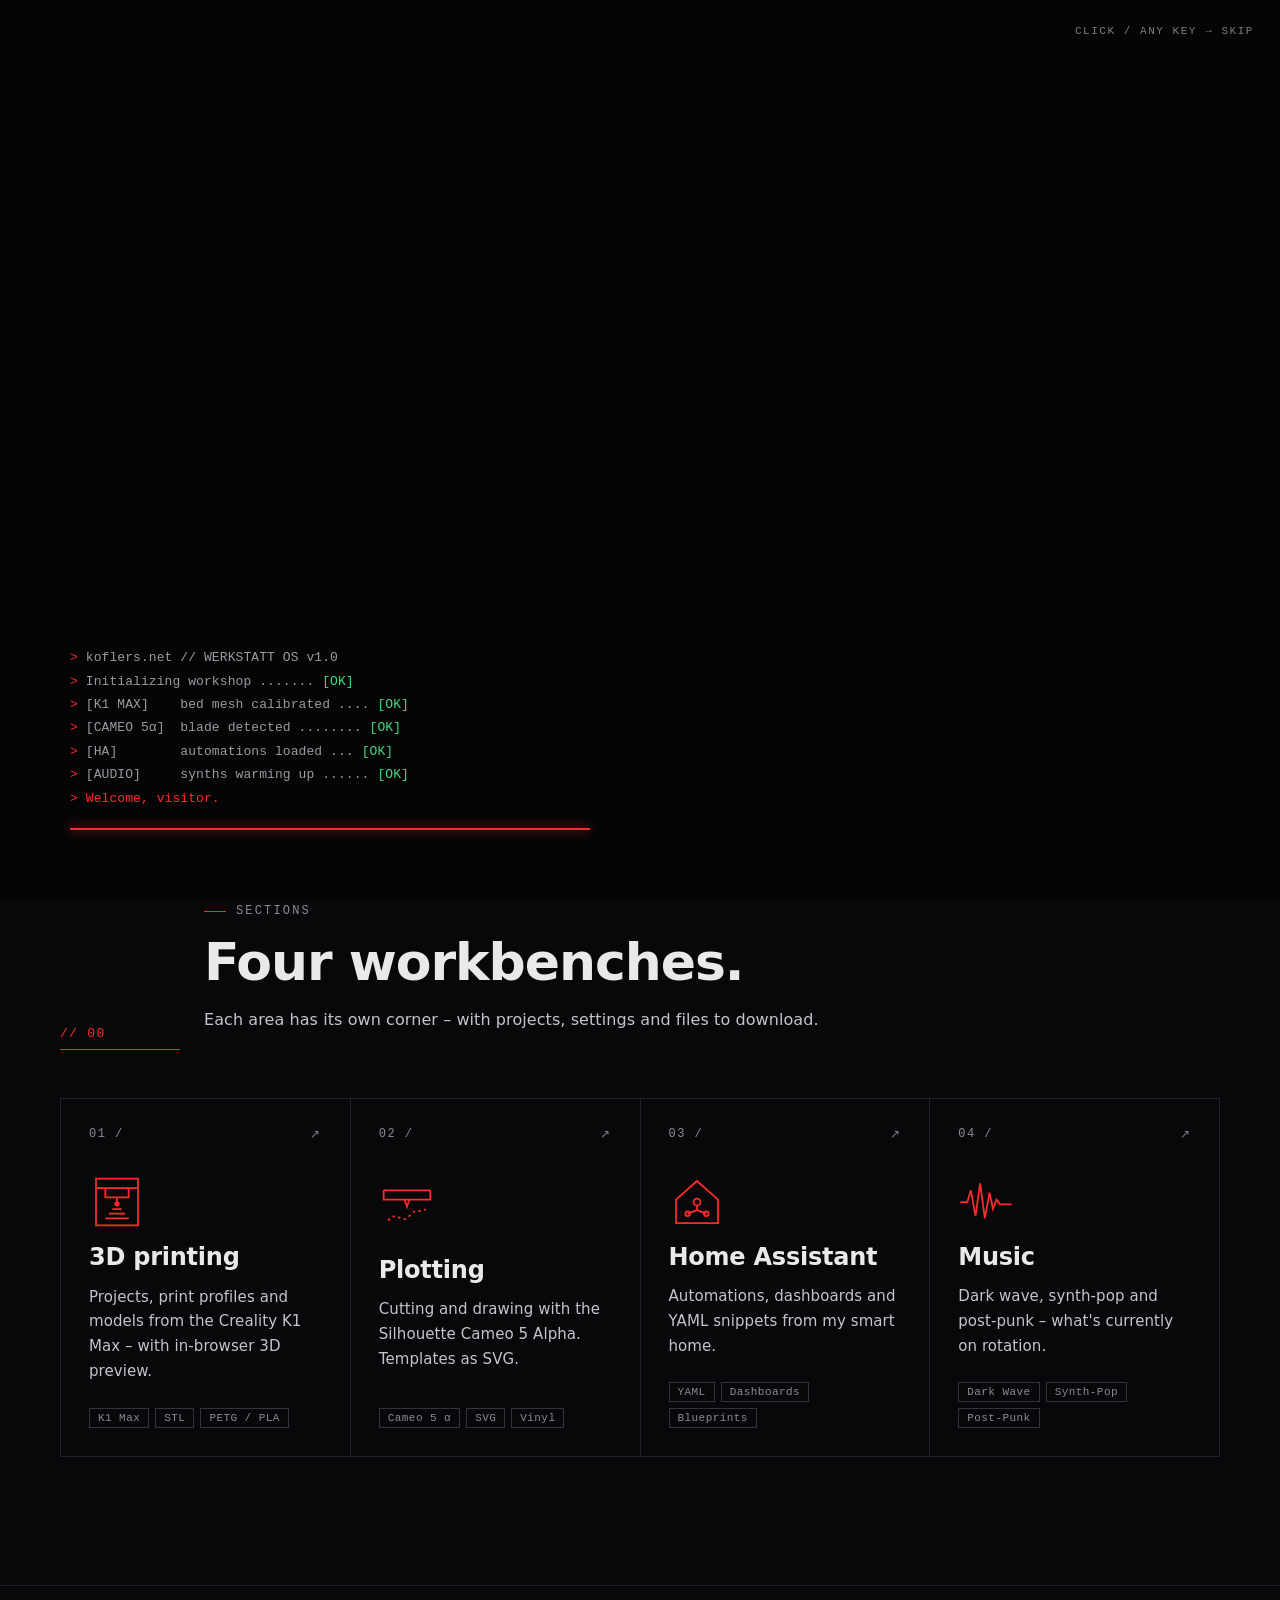
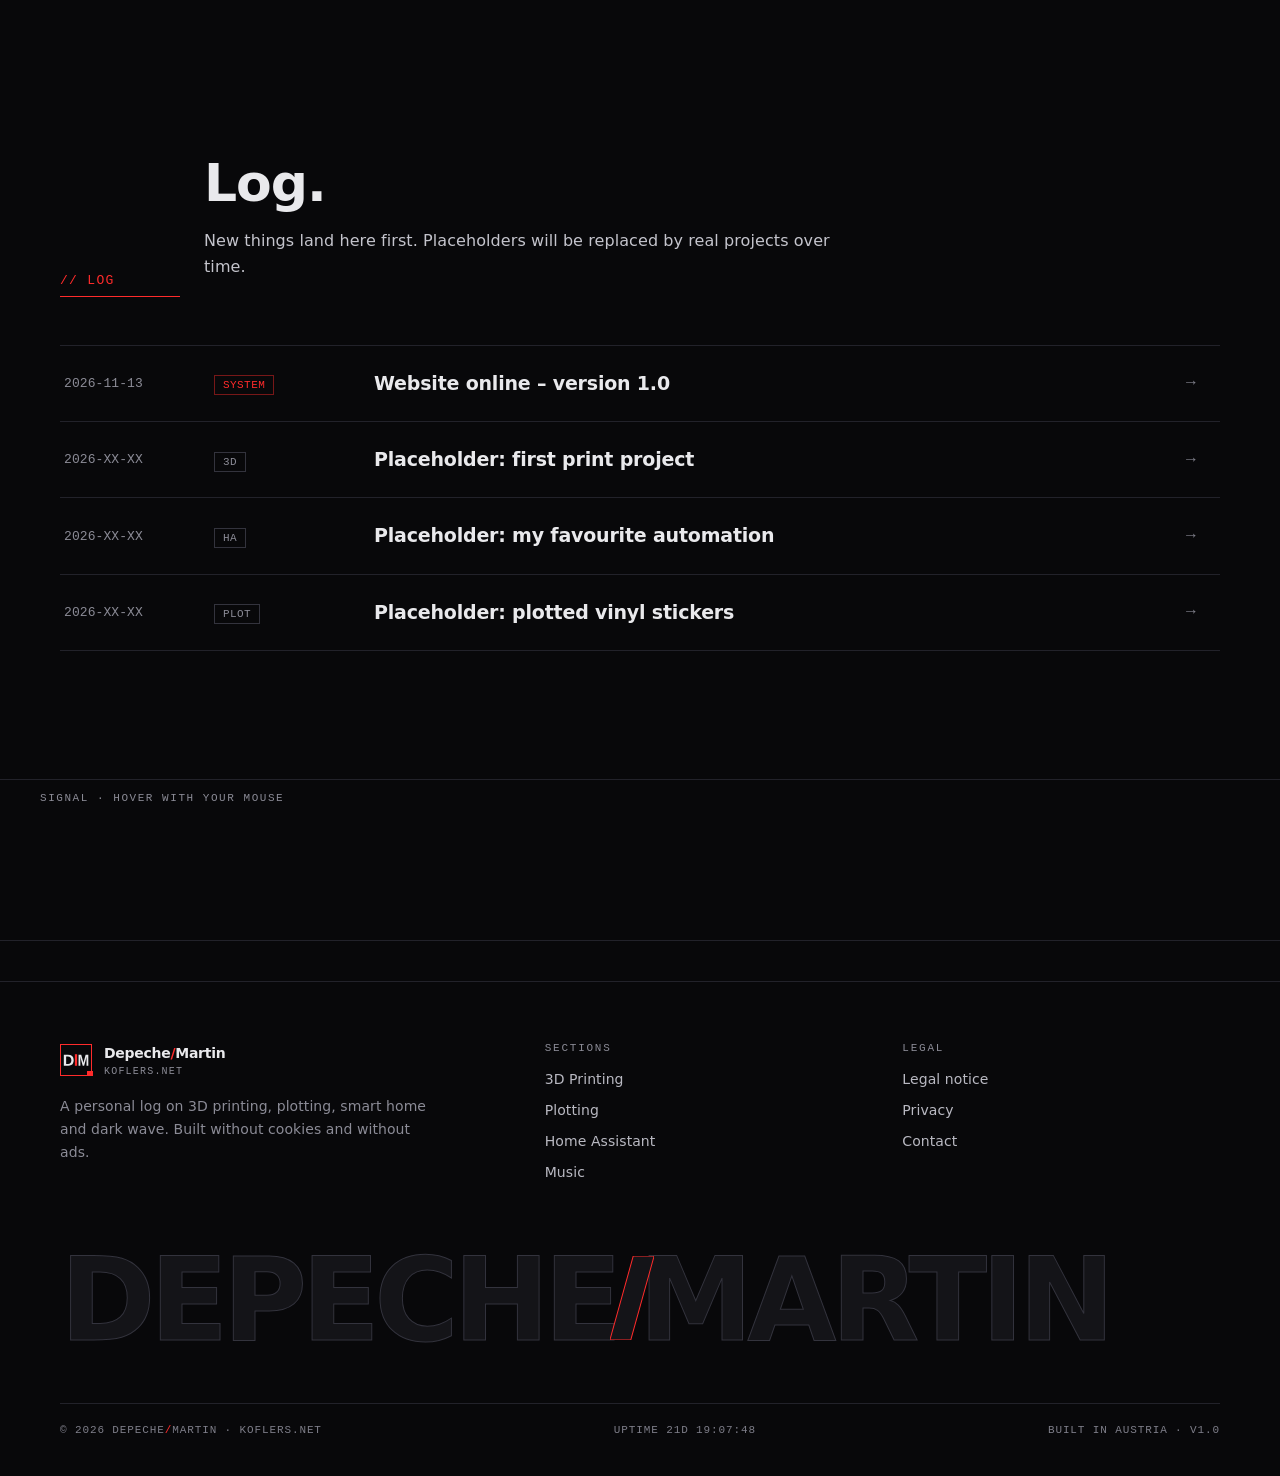
<file: index.html>
<!DOCTYPE html>
<html lang="de" class="no-js" data-title-de="DepecheMartin – Musik, 3D-Druck, Plotten &amp; Home Assistant | koflers.net" data-title-en="DepecheMartin – Music, 3D printing, plotting &amp; Home Assistant | koflers.net">
<head>
<meta charset="utf-8">
<meta name="viewport" content="width=device-width, initial-scale=1">
<meta http-equiv="Content-Security-Policy" content="default-src 'self'; script-src 'self' https://static.cloudflareinsights.com 'sha256-bdw2CzbdW4ozfR57Zptu7N3LbOei5cBr4UGm6DSnkKo=' 'sha256-kprFqNqU0YVQONhhR51LvdhlnAlQfDSn86SLrHWKnIw='; style-src 'self' 'unsafe-inline'; img-src 'self' data: https://koflers-spotify.mk-ee6.workers.dev; connect-src 'self' https://cloudflareinsights.com https://koflers-spotify.mk-ee6.workers.dev wss://koflers-spotify.mk-ee6.workers.dev; object-src 'none'; base-uri 'self'; form-action 'self'">
<meta name="referrer" content="strict-origin-when-cross-origin">
<link rel="canonical" href="https://koflers.net/">
<title>DepecheMartin – Musik, 3D-Druck, Plotten &amp; Home Assistant | koflers.net</title>
<meta name="description" content="Persönliches Werkstatt-Logbuch: 3D-Druck mit dem Creality K1 Max, Plotten mit dem Cameo 5, Home Assistant und Dark Wave – mit Dateien zum Download.">
<meta name="theme-color" content="#08080a">
<meta property="og:title" content="DepecheMartin – Musik, 3D-Druck, Plotten &amp; Home Assistant | koflers.net">
<meta property="og:description" content="Persönliches Werkstatt-Logbuch: 3D-Druck mit dem Creality K1 Max, Plotten mit dem Cameo 5, Home Assistant und Dark Wave – mit Dateien zum Download.">
<meta property="og:type" content="website">
<link rel="icon" href="assets/favicon.svg" type="image/svg+xml">
<link rel="manifest" href="/manifest.webmanifest">
<link rel="apple-touch-icon" href="/assets/icons/apple-touch-icon.png">
<meta name="mobile-web-app-capable" content="yes">
<link rel="stylesheet" href="assets/css/style.css">
<script>(function(d){d.classList.remove("no-js");try{var l=localStorage.getItem("km-lang");if(l)d.lang=l;else if(!/^de/i.test(navigator.language||"de"))d.lang="en";}catch(e){}try{var rm=matchMedia('(prefers-reduced-motion: reduce)').matches;if(location.hash==='#boot'||(!rm&&!sessionStorage.getItem('km-booted')))d.classList.add('booting')}catch(e){}})(document.documentElement);</script>
<script src="assets/js/main.js" defer></script>
</head>
<body>
<div class="boot" aria-hidden="true">
  <span class="skip">click / any key → skip</span>
  <div class="boot-out"></div>
  <div class="bar"><i></i></div>
</div>
<a class="skip-link" href="#main"><span data-l="de">Zum Inhalt</span><span data-l="en">Skip to content</span></a>
<div class="bg-grid" aria-hidden="true"></div>
<div class="bg-spot" aria-hidden="true"></div>
<div class="bg-scan" aria-hidden="true"></div>
<header class="site-header">
  <div class="wrap">
    <a class="logo" href="index.html">
      <span class="logo-mark"><svg viewBox="0 0 100 100" aria-hidden="true" focusable="false"><path fill="#e9e9ec" d="M42.84 50.45Q42.84 55.82 40.73 59.83Q38.63 63.84 34.78 65.96Q30.94 68.08 25.97 68.08H11.96V33.34H24.5Q33.25 33.34 38.04 37.76Q42.84 42.19 42.84 50.45ZM35.53 50.45Q35.53 44.85 32.63 41.9Q29.73 38.96 24.35 38.96H19.21V62.46H25.36Q30.03 62.46 32.78 59.23Q35.53 56 35.53 50.45Z"/><path fill="#e9e9ec" d="M82.91 68.08V47.02Q82.91 46.31 82.92 45.59Q82.93 44.88 83.12 39.45Q81.61 46.08 80.88 48.7L75.47 68.08H70.99L65.58 48.7L63.3 39.45Q63.55 45.17 63.55 47.02V68.08H57.97V33.34H66.39L71.76 52.77L72.23 54.64L73.25 59.3L74.59 53.73L80.11 33.34H88.49V68.08Z"/><path fill="#ff2b2b" d="M46.47 31.92H53.53V68.08H46.47Z"/></svg></span>
      <span>Depeche<span class="slash">/</span>Martin<small>koflers.net / <span data-l="de">werkstatt</span><span data-l="en">workshop</span></small></span>
    </a>
    <nav class="nav" aria-label="Hauptnavigation"><a href="index.html" aria-current="page"><span data-l="de">Start</span><span data-l="en">Home</span></a><a href="3d-druck.html"><span data-l="de">3D-Druck</span><span data-l="en">3D Printing</span></a><a href="plotten.html"><span data-l="de">Plotten</span><span data-l="en">Plotting</span></a><a href="home-assistant.html"><span data-l="de">Home Assistant</span><span data-l="en">Home Assistant</span></a><a href="musik.html"><span data-l="de">Musik</span><span data-l="en">Music</span></a><a href="ueber.html"><span data-l="de">Über mich</span><span data-l="en">About</span></a></nav>
    <div class="tools">
      <button class="btn-ghost cmd-btn" type="button" aria-label="Suche / Befehle"><span class="lbl"><span data-l="de">Suche</span><span data-l="en">Search</span></span> <kbd>Strg K</kbd></button>
      <button class="btn-ghost lang-toggle" type="button" aria-label="DE / EN – Sprache wechseln / switch language"><span class="de">DE</span><span class="sep">/</span><span class="en">EN</span></button>
      <button class="btn-ghost menu-btn" type="button" aria-expanded="false" aria-label="Menü">☰</button>
    </div>
  </div>
</header>
<main id="main">

<section class="hero">
  <div class="wrap split" style="align-items:center">
    <div>
      <span class="kicker rv"><span data-l="de">koflers.net — Werkstatt-Logbuch</span><span data-l="en">koflers.net — workshop log</span></span>
      <h1 class="glitch rv d1" data-text="DepecheMartin">Depeche<span class="slash">/</span>Martin</h1>
      <p class="lead rv d2"><span data-l="de">3D-Druck, Plotten, Smart Home und Dark Wave. Hier dokumentiere ich, woran ich baue – was funktioniert, was nicht, und wie ich es gelöst habe.</span><span data-l="en">3D printing, plotting, smart home and dark wave. This is where I document what I'm building – what works, what doesn't, and how I solved it.</span></p>
      <div class="actions rv d3">
        <a class="btn" href="#bereiche"><span data-l="de">Bereiche ansehen</span><span data-l="en">Explore sections</span></a>
        <span class="hint"><span data-l="de">oder</span><span data-l="en">or</span> <kbd>Strg</kbd> + <kbd>K</kbd> <span data-l="de">drücken</span><span data-l="en">to search</span></span>
      </div>
    </div>
    <div class="plate rv d2">
      <div class="plate-head"><span><span data-l="de">Werkstatt-Inventar</span><span data-l="en">Workshop inventory</span></span><span class="led" aria-hidden="true"></span></div>
      <dl>
        <dt><span data-l="de">3D-Drucker</span><span data-l="en">3D printer</span></dt><dd>Creality K1 Max</dd>
        <dt><span data-l="de">Plotter</span><span data-l="en">Plotter</span></dt><dd>Silhouette Cameo 5 Alpha</dd>
        <dt>Smart Home</dt><dd>Home Assistant</dd>
        <dt><span data-l="de">Soundtrack</span><span data-l="en">Soundtrack</span></dt><dd>Dark Wave / Synth</dd>
        <dt><span data-l="de">Betreiber</span><span data-l="en">Operator</span></dt><dd class="cursor">Depeche<span class="slash">/</span>Martin</dd>
      </dl>
    </div>
  </div>
</section>

<div class="marquee" aria-hidden="true"><div class="marquee-track"><span>K1 Max</span><span>Cameo 5 Alpha</span><span>Home Assistant</span><span>Depeche Mode</span><span>VNV Nation</span><span>Pet Shop Boys</span><span>New Order</span><span>Joy Division</span><span>PETG</span><span>YAML</span><span>SVG</span><span>Dark Wave</span><span>K1 Max</span><span>Cameo 5 Alpha</span><span>Home Assistant</span><span>Depeche Mode</span><span>VNV Nation</span><span>Pet Shop Boys</span><span>New Order</span><span>Joy Division</span><span>PETG</span><span>YAML</span><span>SVG</span><span>Dark Wave</span></div></div>

<section id="bereiche">
  <div class="wrap">
    <div class="sec-head">
  <div class="idx rv">// 00</div>
  <div><span class="kicker rv"><span data-l="de">Bereiche</span><span data-l="en">Sections</span></span><h2 class="rv d1" style="margin-top:14px"><span data-l="de">Vier Werkbänke.</span><span data-l="en">Four workbenches.</span></h2><p class="rv d2"><span data-l="de">Jeder Bereich hat seine eigene Ecke – mit Projekten, Einstellungen und Dateien zum Herunterladen.</span><span data-l="en">Each area has its own corner – with projects, settings and files to download.</span></p></div>
</div>
    <div class="grid g4"><a class="card area-card rv d0" href="3d-druck.html">
  <div class="num"><span>01 /</span><span class="arrow">↗</span></div>
  <div class="icon"><svg viewBox="0 0 48 48" fill="none" stroke="currentColor" stroke-width="1.5"><rect x="6" y="4" width="36" height="40"/><path d="M6 12h36M14 12v8h20v-8M24 20v4"/><path d="M14 38h20M17 34h14M20 30h8"/><circle cx="24" cy="25.5" r="1.5" fill="currentColor"/></svg></div>
  <h3><span data-l="de">3D-Druck</span><span data-l="en">3D printing</span></h3>
  <p><span data-l="de">Projekte, Druckprofile und Modelle aus dem Creality K1 Max – mit 3D-Vorschau im Browser.</span><span data-l="en">Projects, print profiles and models from the Creality K1 Max – with in-browser 3D preview.</span></p>
  <div class="tags"><span class="tag">K1 Max</span><span class="tag">STL</span><span class="tag">PETG / PLA</span></div>
</a><a class="card area-card rv d1" href="plotten.html">
  <div class="num"><span>02 /</span><span class="arrow">↗</span></div>
  <div class="icon"><svg viewBox="0 0 48 48" fill="none" stroke="currentColor" stroke-width="1.5"><path d="M4 14h40M4 14v8h40v-8"/><path d="M22 22l2 6 2-6"/><path d="M8 40c6-10 12 4 18-4s10-2 14-6" stroke-dasharray="2 3"/></svg></div>
  <h3><span data-l="de">Plotten</span><span data-l="en">Plotting</span></h3>
  <p><span data-l="de">Schneiden und Zeichnen mit dem Silhouette Cameo 5 Alpha. Vorlagen als SVG.</span><span data-l="en">Cutting and drawing with the Silhouette Cameo 5 Alpha. Templates as SVG.</span></p>
  <div class="tags"><span class="tag">Cameo 5 α</span><span class="tag">SVG</span><span class="tag">Vinyl</span></div>
</a><a class="card area-card rv d2" href="home-assistant.html">
  <div class="num"><span>03 /</span><span class="arrow">↗</span></div>
  <div class="icon"><svg viewBox="0 0 48 48" fill="none" stroke="currentColor" stroke-width="1.5"><path d="M6 22L24 6l18 16v20H6z"/><circle cx="24" cy="24" r="3"/><circle cx="16" cy="34" r="2"/><circle cx="32" cy="34" r="2"/><path d="M24 27v4l-8 3M24 31l8 3"/></svg></div>
  <h3><span data-l="de">Home Assistant</span><span data-l="en">Home Assistant</span></h3>
  <p><span data-l="de">Automationen, Dashboards und YAML-Schnipsel aus meinem Smart Home.</span><span data-l="en">Automations, dashboards and YAML snippets from my smart home.</span></p>
  <div class="tags"><span class="tag">YAML</span><span class="tag">Dashboards</span><span class="tag">Blueprints</span></div>
</a><a class="card area-card rv d0" href="musik.html">
  <div class="num"><span>04 /</span><span class="arrow">↗</span></div>
  <div class="icon"><svg viewBox="0 0 48 48" fill="none" stroke="currentColor" stroke-width="1.5"><path d="M2 24h6l3-10 4 22 4-28 4 30 4-22 3 14 3-8 3 4h10"/></svg></div>
  <h3><span data-l="de">Musik</span><span data-l="en">Music</span></h3>
  <p><span data-l="de">Dark Wave, Synth-Pop und Post-Punk – was hier gerade läuft.</span><span data-l="en">Dark wave, synth-pop and post-punk – what's currently on rotation.</span></p>
  <div class="tags"><span class="tag">Dark Wave</span><span class="tag">Synth-Pop</span><span class="tag">Post-Punk</span></div>
</a></div>
  </div>
</section>

<section>
  <div class="wrap">
    <div class="sec-head">
  <div class="idx rv">// LOG</div>
  <div><span class="kicker rv"><span data-l="de">Neueste Einträge</span><span data-l="en">Latest entries</span></span><h2 class="rv d1" style="margin-top:14px"><span data-l="de">Logbuch.</span><span data-l="en">Log.</span></h2><p class="rv d2"><span data-l="de">Neues landet zuerst hier. Platzhalter werden nach und nach durch echte Projekte ersetzt.</span><span data-l="en">New things land here first. Placeholders will be replaced by real projects over time.</span></p></div>
</div>
    <div class="log"><a href="index.html" class="rv">
  <span class="date">2026-11-13</span>
  <span class="tagcol"><span class="tag red">SYSTEM</span></span>
  <span class="title"><span data-l="de">Website online – Version 1.0</span><span data-l="en">Website online – version 1.0</span></span>
  <span class="go">→</span>
</a><a href="3d-druck.html" class="rv">
  <span class="date">2026-XX-XX</span>
  <span class="tagcol"><span class="tag">3D</span></span>
  <span class="title"><span data-l="de">Platzhalter: erstes Druckprojekt</span><span data-l="en">Placeholder: first print project</span></span>
  <span class="go">→</span>
</a><a href="home-assistant.html" class="rv">
  <span class="date">2026-XX-XX</span>
  <span class="tagcol"><span class="tag">HA</span></span>
  <span class="title"><span data-l="de">Platzhalter: meine Lieblings-Automation</span><span data-l="en">Placeholder: my favourite automation</span></span>
  <span class="go">→</span>
</a><a href="plotten.html" class="rv">
  <span class="date">2026-XX-XX</span>
  <span class="tagcol"><span class="tag">PLOT</span></span>
  <span class="title"><span data-l="de">Platzhalter: Vinyl-Aufkleber geplottet</span><span data-l="en">Placeholder: plotted vinyl stickers</span></span>
  <span class="go">→</span>
</a></div>
  </div>
</section>

<div class="wave-strip">
  <span class="lbl"><span data-l="de">Signal · bewege die Maus darüber</span><span data-l="en">Signal · hover with your mouse</span></span>
  <canvas class="wave" data-mode="osc" aria-hidden="true"></canvas>
</div>

</main>

<footer class="site-footer">
  <div class="wrap">
    <div class="cols">
      <div>
        <div class="logo"><span class="logo-mark"><svg viewBox="0 0 100 100" aria-hidden="true" focusable="false"><path fill="#e9e9ec" d="M42.84 50.45Q42.84 55.82 40.73 59.83Q38.63 63.84 34.78 65.96Q30.94 68.08 25.97 68.08H11.96V33.34H24.5Q33.25 33.34 38.04 37.76Q42.84 42.19 42.84 50.45ZM35.53 50.45Q35.53 44.85 32.63 41.9Q29.73 38.96 24.35 38.96H19.21V62.46H25.36Q30.03 62.46 32.78 59.23Q35.53 56 35.53 50.45Z"/><path fill="#e9e9ec" d="M82.91 68.08V47.02Q82.91 46.31 82.92 45.59Q82.93 44.88 83.12 39.45Q81.61 46.08 80.88 48.7L75.47 68.08H70.99L65.58 48.7L63.3 39.45Q63.55 45.17 63.55 47.02V68.08H57.97V33.34H66.39L71.76 52.77L72.23 54.64L73.25 59.3L74.59 53.73L80.11 33.34H88.49V68.08Z"/><path fill="#ff2b2b" d="M46.47 31.92H53.53V68.08H46.47Z"/></svg></span><span>Depeche<span class="slash">/</span>Martin<small>koflers.net</small></span></div>
        <p class="muted" style="margin-top:18px;max-width:380px"><span data-l="de">Ein persönliches Logbuch über 3D-Druck, Plotten, Smart Home und Dark Wave. Gebaut ohne Cookies und ohne Werbung.</span><span data-l="en">A personal log on 3D printing, plotting, smart home and dark wave. Built without cookies and without ads.</span></p>
      </div>
      <div>
        <h2 class="foot-h"><span data-l="de">Bereiche</span><span data-l="en">Sections</span></h2>
        <ul><li><a href="3d-druck.html"><span data-l="de">3D-Druck</span><span data-l="en">3D Printing</span></a></li><li><a href="plotten.html"><span data-l="de">Plotten</span><span data-l="en">Plotting</span></a></li><li><a href="home-assistant.html"><span data-l="de">Home Assistant</span><span data-l="en">Home Assistant</span></a></li><li><a href="musik.html"><span data-l="de">Musik</span><span data-l="en">Music</span></a></li></ul>
      </div>
      <div>
        <h2 class="foot-h"><span data-l="de">Rechtliches</span><span data-l="en">Legal</span></h2>
        <ul>
          <li><a href="impressum.html"><span data-l="de">Impressum / Offenlegung</span><span data-l="en">Legal notice</span></a></li>
          <li><a href="datenschutz.html"><span data-l="de">Datenschutz</span><span data-l="en">Privacy</span></a></li>
          <li><a href="ueber.html#kontakt"><span data-l="de">Kontakt</span><span data-l="en">Contact</span></a></li>
        </ul>
      </div>
    </div>
    <div class="big" aria-hidden="true" data-a="DEPECHE" data-b="MARTIN"><i class="bs"></i></div>
    <div class="bottom">
      <span>© 2026 Depeche<span class="slash">/</span>Martin · koflers.net</span>
      <span>Uptime <span id="uptime" data-since="2026-11-13">—</span></span>
      <span><span data-l="de">Gebaut in Österreich</span><span data-l="en">Built in Austria</span> · v1.0</span>
    </div>
  </div>
</footer>
<div class="readout" aria-hidden="true"><span>X <b id="rx">0000</b></span><span>Y <b id="ry">0000</b></span><span>koflers.net</span></div>
<div class="cmdk" role="dialog" aria-modal="true" aria-label="Befehlspalette">
  <div class="cmdk-box">
    <div class="cmdk-in"><span>&gt;_</span><input type="text" autocomplete="off" spellcheck="false" data-ph-de="Seite oder Befehl suchen …" data-ph-en="Search page or command …"></div>
    <ul></ul>
    <div class="cmdk-foot"><span><kbd>↑</kbd> <kbd>↓</kbd> <span data-l="de">wählen</span><span data-l="en">select</span></span><span><kbd>↵</kbd> <span data-l="de">öffnen</span><span data-l="en">open</span></span><span><kbd>Esc</kbd> <span data-l="de">schließen</span><span data-l="en">close</span></span></div>
  </div>
</div>
<!-- Cloudflare Web Analytics --><script type="module" src="https://static.cloudflareinsights.com/beacon.min.js" data-cf-beacon='{"token": "2f2255a091ef4c6ebec43378722c1739"}'></script><!-- End Cloudflare Web Analytics -->
</body>
</html>
</file>
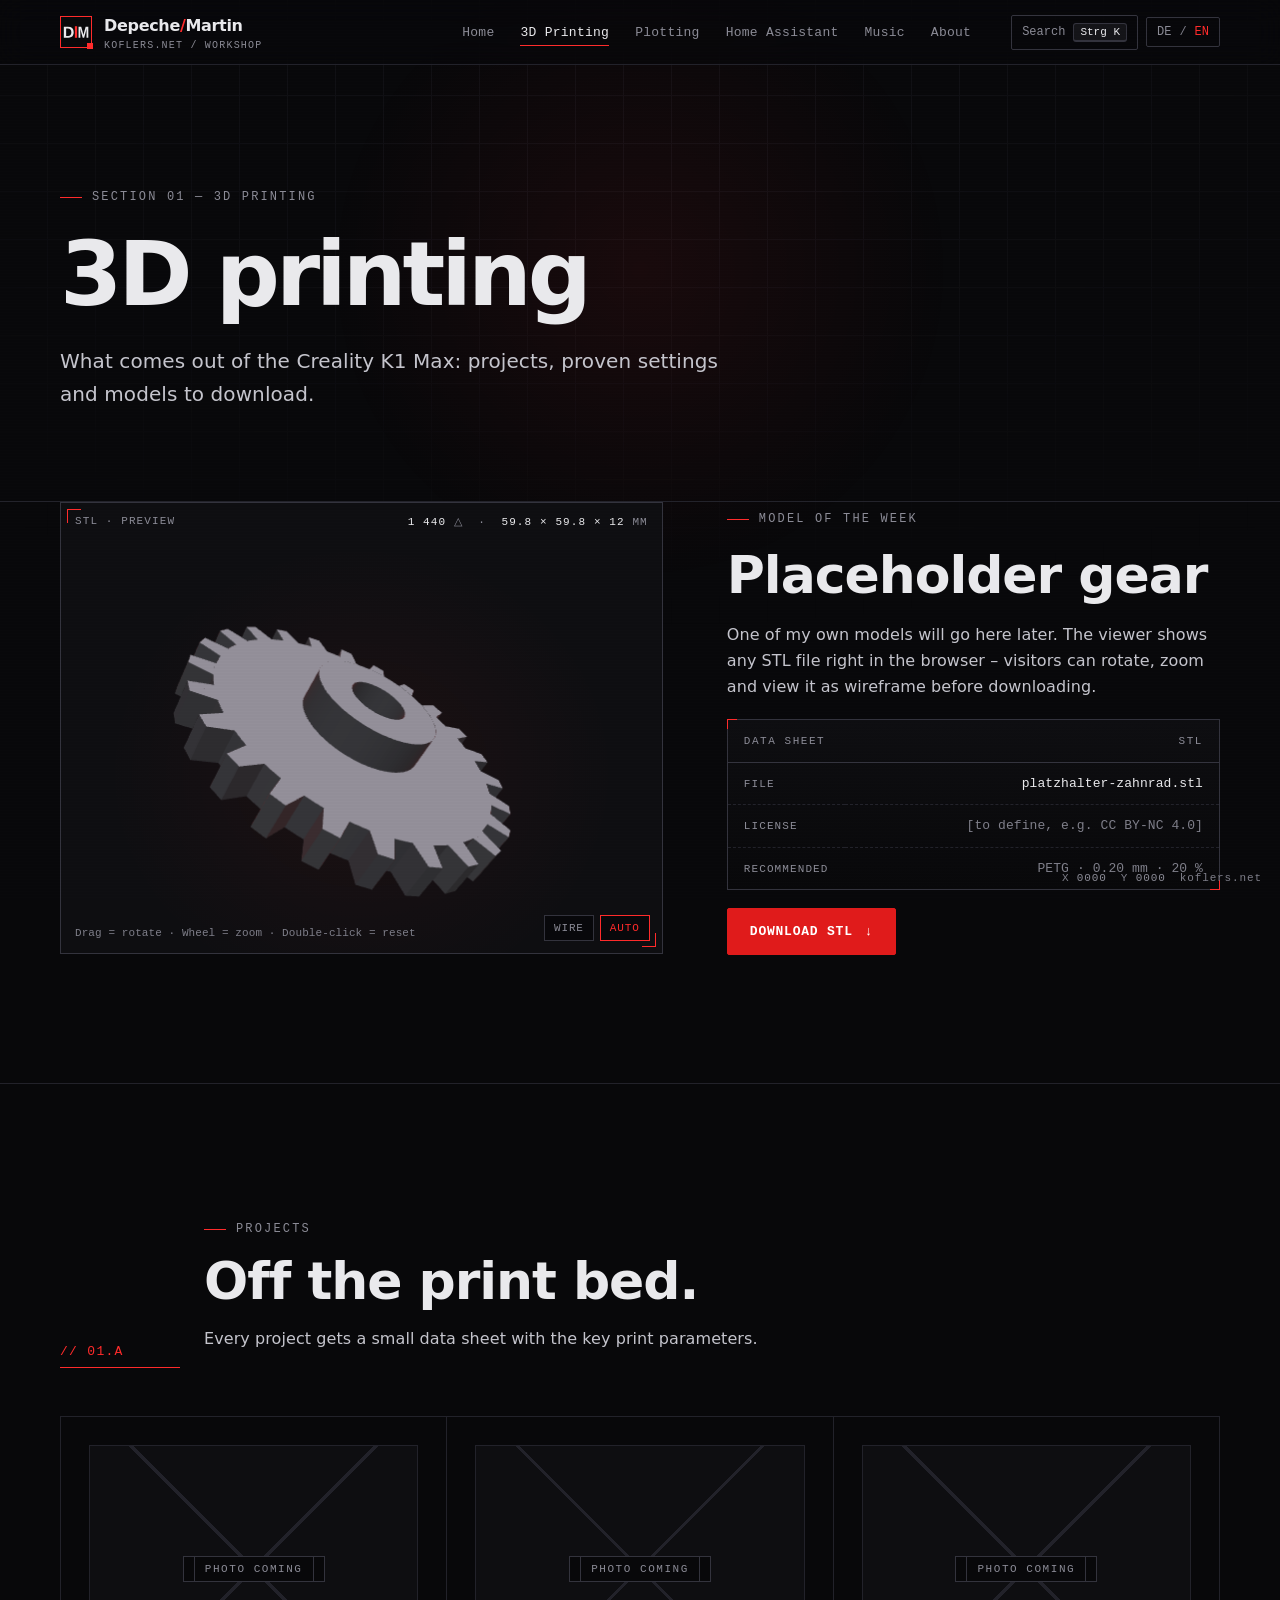
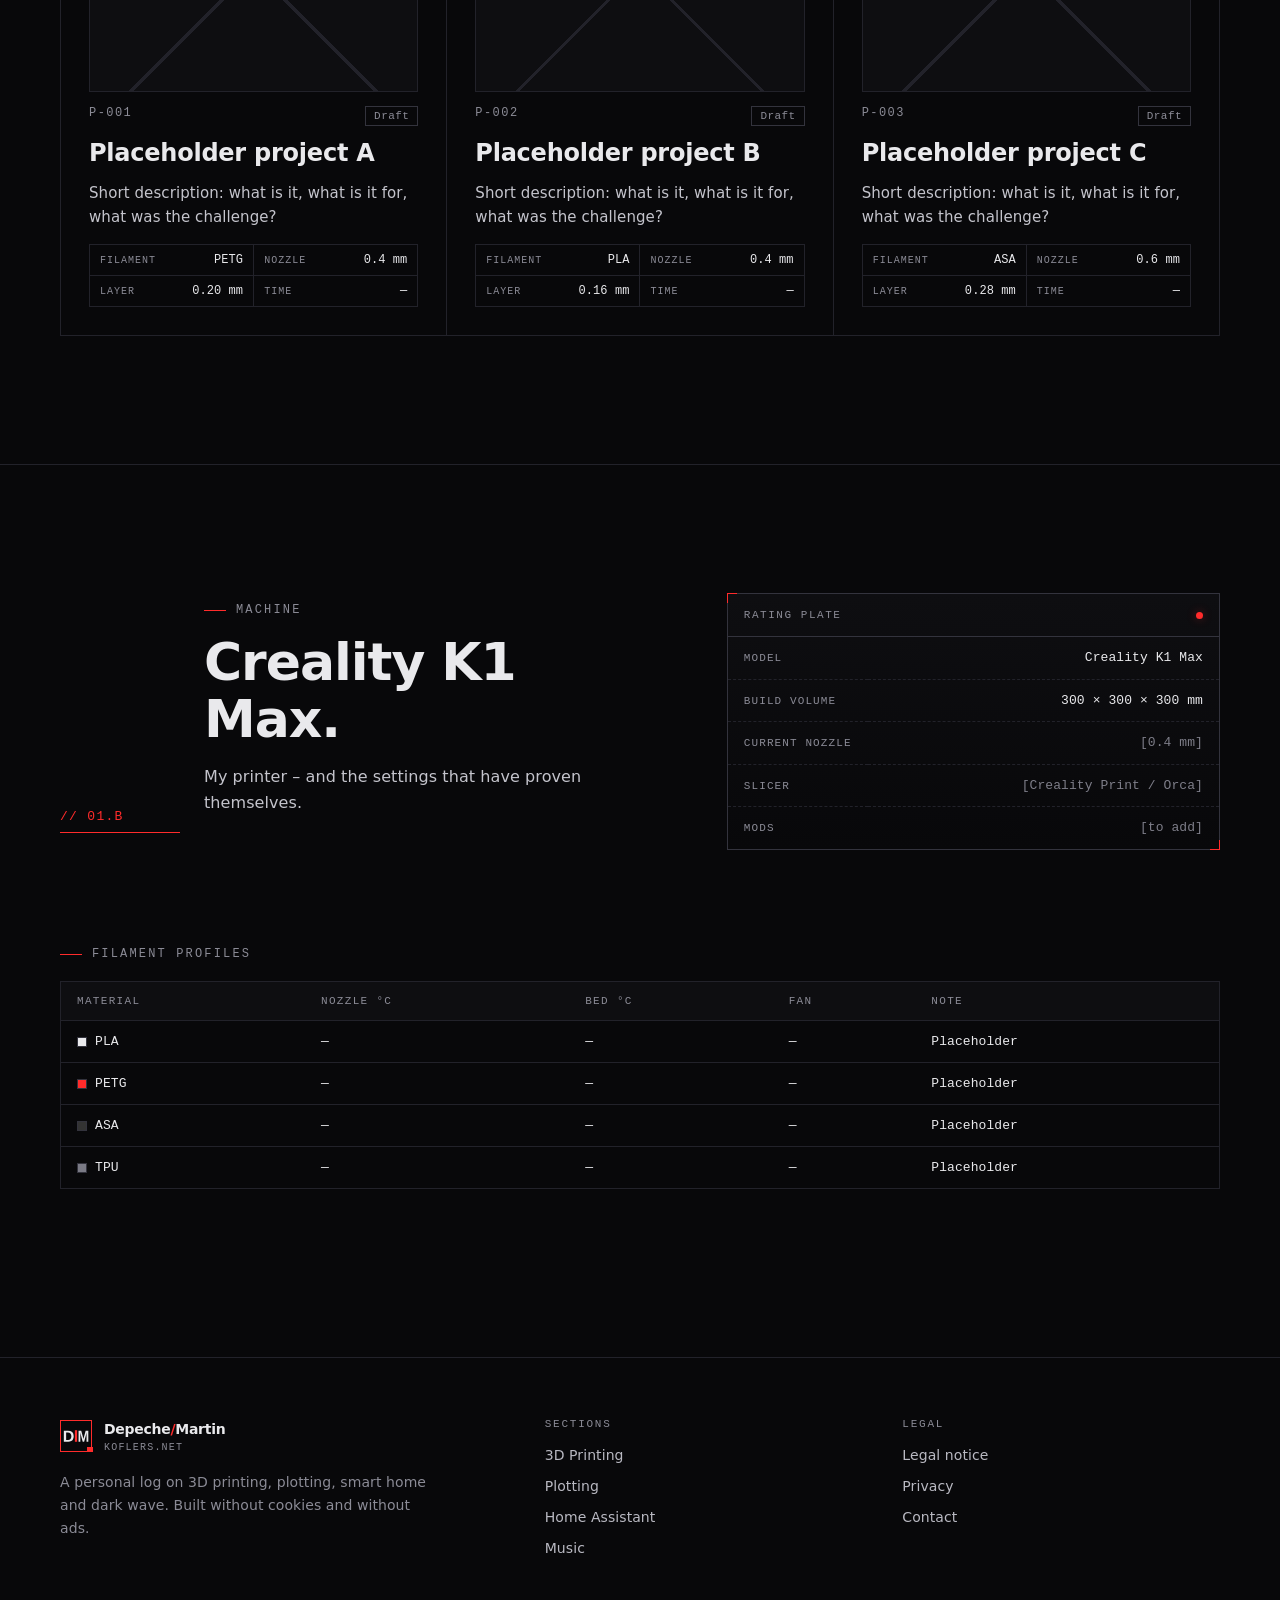
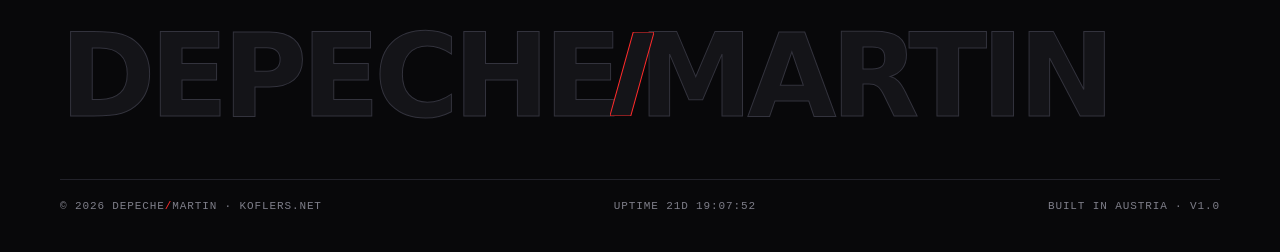
<file: 3d-druck.html>
<!DOCTYPE html>
<html lang="de" class="no-js" data-title-de="3D-Druck – DepecheMartin" data-title-en="3D printing – DepecheMartin">
<head>
<meta charset="utf-8">
<meta name="viewport" content="width=device-width, initial-scale=1">
<meta http-equiv="Content-Security-Policy" content="default-src 'self'; script-src 'self' https://static.cloudflareinsights.com 'sha256-bdw2CzbdW4ozfR57Zptu7N3LbOei5cBr4UGm6DSnkKo=' 'sha256-kprFqNqU0YVQONhhR51LvdhlnAlQfDSn86SLrHWKnIw='; style-src 'self' 'unsafe-inline'; img-src 'self' data: https://koflers-spotify.mk-ee6.workers.dev; connect-src 'self' https://cloudflareinsights.com https://koflers-spotify.mk-ee6.workers.dev wss://koflers-spotify.mk-ee6.workers.dev; object-src 'none'; base-uri 'self'; form-action 'self'">
<meta name="referrer" content="strict-origin-when-cross-origin">
<link rel="canonical" href="https://koflers.net/3d-druck.html">
<title>3D-Druck – DepecheMartin</title>
<meta name="description" content="3D-Druck mit dem Creality K1 Max: Projekte, Profile und STL-Modelle.">
<meta name="theme-color" content="#08080a">
<meta property="og:title" content="3D-Druck – DepecheMartin">
<meta property="og:description" content="3D-Druck mit dem Creality K1 Max: Projekte, Profile und STL-Modelle.">
<meta property="og:type" content="website">
<link rel="icon" href="assets/favicon.svg" type="image/svg+xml">
<link rel="manifest" href="/manifest.webmanifest">
<link rel="apple-touch-icon" href="/assets/icons/apple-touch-icon.png">
<meta name="mobile-web-app-capable" content="yes">
<link rel="stylesheet" href="assets/css/style.css">
<script>(function(d){d.classList.remove("no-js");try{var l=localStorage.getItem("km-lang");if(l)d.lang=l;else if(!/^de/i.test(navigator.language||"de"))d.lang="en";}catch(e){}})(document.documentElement);</script>
<script src="assets/js/main.js" defer></script>
<script src="assets/js/stl-viewer.js" defer></script>
</head>
<body>

<a class="skip-link" href="#main"><span data-l="de">Zum Inhalt</span><span data-l="en">Skip to content</span></a>
<div class="bg-grid" aria-hidden="true"></div>
<div class="bg-spot" aria-hidden="true"></div>
<div class="bg-scan" aria-hidden="true"></div>
<header class="site-header">
  <div class="wrap">
    <a class="logo" href="index.html">
      <span class="logo-mark"><svg viewBox="0 0 100 100" aria-hidden="true" focusable="false"><path fill="#e9e9ec" d="M42.84 50.45Q42.84 55.82 40.73 59.83Q38.63 63.84 34.78 65.96Q30.94 68.08 25.97 68.08H11.96V33.34H24.5Q33.25 33.34 38.04 37.76Q42.84 42.19 42.84 50.45ZM35.53 50.45Q35.53 44.85 32.63 41.9Q29.73 38.96 24.35 38.96H19.21V62.46H25.36Q30.03 62.46 32.78 59.23Q35.53 56 35.53 50.45Z"/><path fill="#e9e9ec" d="M82.91 68.08V47.02Q82.91 46.31 82.92 45.59Q82.93 44.88 83.12 39.45Q81.61 46.08 80.88 48.7L75.47 68.08H70.99L65.58 48.7L63.3 39.45Q63.55 45.17 63.55 47.02V68.08H57.97V33.34H66.39L71.76 52.77L72.23 54.64L73.25 59.3L74.59 53.73L80.11 33.34H88.49V68.08Z"/><path fill="#ff2b2b" d="M46.47 31.92H53.53V68.08H46.47Z"/></svg></span>
      <span>Depeche<span class="slash">/</span>Martin<small>koflers.net / <span data-l="de">werkstatt</span><span data-l="en">workshop</span></small></span>
    </a>
    <nav class="nav" aria-label="Hauptnavigation"><a href="index.html"><span data-l="de">Start</span><span data-l="en">Home</span></a><a href="3d-druck.html" aria-current="page"><span data-l="de">3D-Druck</span><span data-l="en">3D Printing</span></a><a href="plotten.html"><span data-l="de">Plotten</span><span data-l="en">Plotting</span></a><a href="home-assistant.html"><span data-l="de">Home Assistant</span><span data-l="en">Home Assistant</span></a><a href="musik.html"><span data-l="de">Musik</span><span data-l="en">Music</span></a><a href="ueber.html"><span data-l="de">Über mich</span><span data-l="en">About</span></a></nav>
    <div class="tools">
      <button class="btn-ghost cmd-btn" type="button" aria-label="Suche / Befehle"><span class="lbl"><span data-l="de">Suche</span><span data-l="en">Search</span></span> <kbd>Strg K</kbd></button>
      <button class="btn-ghost lang-toggle" type="button" aria-label="DE / EN – Sprache wechseln / switch language"><span class="de">DE</span><span class="sep">/</span><span class="en">EN</span></button>
      <button class="btn-ghost menu-btn" type="button" aria-expanded="false" aria-label="Menü">☰</button>
    </div>
  </div>
</header>
<main id="main">

<section class="page-hero">
  <div class="wrap">
    <span class="kicker rv"><span data-l="de">Bereich 01 — 3D-Druck</span><span data-l="en">Section 01 — 3D printing</span></span>
    <h1 class="glitch rv d1" data-text="3D-Druck"><span data-l="de">3D-Druck</span><span data-l="en">3D printing</span></h1>
    <p class="lead rv d2"><span data-l="de">Was aus dem Creality K1 Max kommt: Projekte, bewährte Einstellungen und Modelle zum Herunterladen.</span><span data-l="en">What comes out of the Creality K1 Max: projects, proven settings and models to download.</span></p>
  </div>
</section>

<section style="padding-top:0">
  <div class="wrap split">
    <div class="rv">
      <div class="viewer" data-stl="assets/models/platzhalter-zahnrad.stl" aria-label="3D-Modell">
        <div class="hud"><span>STL · <span data-l="de">Vorschau</span><span data-l="en">Preview</span></span><span class="info"><span data-l="de">lädt …</span><span data-l="en">loading …</span></span></div>
        <div class="help"><span data-l="de">Ziehen = drehen · Rad = zoomen · Doppelklick = zurück</span><span data-l="en">Drag = rotate · Wheel = zoom · Double-click = reset</span></div>
        <div class="ctrl"><button type="button" data-act="wire" aria-pressed="false">Wire</button><button type="button" data-act="auto">Auto</button></div>
      </div>
    </div>
    <div class="stack rv d1">
      <span class="kicker"><span data-l="de">Modell der Woche</span><span data-l="en">Model of the week</span></span>
      <h2><span data-l="de">Platzhalter-Zahnrad</span><span data-l="en">Placeholder gear</span></h2>
      <p><span data-l="de">Hier steht später ein eigenes Modell. Der Viewer zeigt jede STL-Datei direkt im Browser – Besucher können sie drehen, zoomen und als Drahtgitter ansehen, bevor sie sie herunterladen.</span><span data-l="en">One of my own models will go here later. The viewer shows any STL file right in the browser – visitors can rotate, zoom and view it as wireframe before downloading.</span></p>
      <div class="plate">
        <div class="plate-head"><span><span data-l="de">Datenblatt</span><span data-l="en">Data sheet</span></span><span>STL</span></div>
        <dl>
          <dt><span data-l="de">Datei</span><span data-l="en">File</span></dt><dd>platzhalter-zahnrad.stl</dd>
          <dt><span data-l="de">Lizenz</span><span data-l="en">License</span></dt><dd class="ph"><span data-l="de">[festlegen, z. B. CC BY-NC 4.0]</span><span data-l="en">[to define, e.g. CC BY-NC 4.0]</span></dd>
          <dt><span data-l="de">Empfohlen</span><span data-l="en">Recommended</span></dt><dd class="ph">PETG · 0.20 mm · 20 %</dd>
        </dl>
      </div>
      <div><a class="btn dl" href="assets/models/platzhalter-zahnrad.stl" download><span data-l="de">STL herunterladen</span><span data-l="en">Download STL</span></a></div>
    </div>
  </div>
</section>

<section>
  <div class="wrap">
    <div class="sec-head">
  <div class="idx rv">// 01.A</div>
  <div><span class="kicker rv"><span data-l="de">Projekte</span><span data-l="en">Projects</span></span><h2 class="rv d1" style="margin-top:14px"><span data-l="de">Aus dem Drucker.</span><span data-l="en">Off the print bed.</span></h2><p class="rv d2"><span data-l="de">Jedes Projekt bekommt ein kleines Datenblatt mit den wichtigsten Druckparametern.</span><span data-l="en">Every project gets a small data sheet with the key print parameters.</span></p></div>
</div>
    <div class="grid g3"><article class="card project rv d0">
  <div class="ph-img"><span><span data-l="de">Foto folgt</span><span data-l="en">Photo coming</span></span></div>
  <div class="num"><span>P-001</span><span class="tag"><span data-l="de">Entwurf</span><span data-l="en">Draft</span></span></div>
  <h3><span data-l="de">Platzhalter-Projekt A</span><span data-l="en">Placeholder project A</span></h3>
  <p><span data-l="de">Kurzbeschreibung: Was ist es, wofür ist es, was war die Herausforderung?</span><span data-l="en">Short description: what is it, what is it for, what was the challenge?</span></p>
  <div class="meta">
    <div><span>Filament</span><span>PETG</span></div>
    <div><span><span data-l="de">Düse</span><span data-l="en">Nozzle</span></span><span>0.4 mm</span></div>
    <div><span><span data-l="de">Schicht</span><span data-l="en">Layer</span></span><span>0.20 mm</span></div>
    <div><span><span data-l="de">Zeit</span><span data-l="en">Time</span></span><span>—</span></div>
  </div>
</article><article class="card project rv d1">
  <div class="ph-img"><span><span data-l="de">Foto folgt</span><span data-l="en">Photo coming</span></span></div>
  <div class="num"><span>P-002</span><span class="tag"><span data-l="de">Entwurf</span><span data-l="en">Draft</span></span></div>
  <h3><span data-l="de">Platzhalter-Projekt B</span><span data-l="en">Placeholder project B</span></h3>
  <p><span data-l="de">Kurzbeschreibung: Was ist es, wofür ist es, was war die Herausforderung?</span><span data-l="en">Short description: what is it, what is it for, what was the challenge?</span></p>
  <div class="meta">
    <div><span>Filament</span><span>PLA</span></div>
    <div><span><span data-l="de">Düse</span><span data-l="en">Nozzle</span></span><span>0.4 mm</span></div>
    <div><span><span data-l="de">Schicht</span><span data-l="en">Layer</span></span><span>0.16 mm</span></div>
    <div><span><span data-l="de">Zeit</span><span data-l="en">Time</span></span><span>—</span></div>
  </div>
</article><article class="card project rv d2">
  <div class="ph-img"><span><span data-l="de">Foto folgt</span><span data-l="en">Photo coming</span></span></div>
  <div class="num"><span>P-003</span><span class="tag"><span data-l="de">Entwurf</span><span data-l="en">Draft</span></span></div>
  <h3><span data-l="de">Platzhalter-Projekt C</span><span data-l="en">Placeholder project C</span></h3>
  <p><span data-l="de">Kurzbeschreibung: Was ist es, wofür ist es, was war die Herausforderung?</span><span data-l="en">Short description: what is it, what is it for, what was the challenge?</span></p>
  <div class="meta">
    <div><span>Filament</span><span>ASA</span></div>
    <div><span><span data-l="de">Düse</span><span data-l="en">Nozzle</span></span><span>0.6 mm</span></div>
    <div><span><span data-l="de">Schicht</span><span data-l="en">Layer</span></span><span>0.28 mm</span></div>
    <div><span><span data-l="de">Zeit</span><span data-l="en">Time</span></span><span>—</span></div>
  </div>
</article></div>
  </div>
</section>

<section>
  <div class="wrap split">
    <div>
      <div class="sec-head">
  <div class="idx rv">// 01.B</div>
  <div><span class="kicker rv"><span data-l="de">Maschine</span><span data-l="en">Machine</span></span><h2 class="rv d1" style="margin-top:14px"><span data-l="de">Creality K1 Max.</span><span data-l="en">Creality K1 Max.</span></h2><p class="rv d2"><span data-l="de">Mein Drucker – und die Einstellungen, die sich bewährt haben.</span><span data-l="en">My printer – and the settings that have proven themselves.</span></p></div>
</div>
    </div>
    <div class="plate rv d1">
      <div class="plate-head"><span><span data-l="de">Typenschild</span><span data-l="en">Rating plate</span></span><span class="led"></span></div>
      <dl>
        <dt><span data-l="de">Modell</span><span data-l="en">Model</span></dt><dd>Creality K1 Max</dd>
        <dt><span data-l="de">Bauraum</span><span data-l="en">Build volume</span></dt><dd>300 × 300 × 300 mm</dd>
        <dt><span data-l="de">Düse aktuell</span><span data-l="en">Current nozzle</span></dt><dd class="ph">[0.4 mm]</dd>
        <dt>Slicer</dt><dd class="ph">[Creality Print / Orca]</dd>
        <dt><span data-l="de">Mods</span><span data-l="en">Mods</span></dt><dd class="ph">[<span data-l="de">eintragen</span><span data-l="en">to add</span>]</dd>
      </dl>
    </div>
  </div>
  <div class="wrap mt-l">
    <span class="kicker rv"><span data-l="de">Filament-Profile</span><span data-l="en">Filament profiles</span></span>
    <div class="table-wrap rv d1" style="margin-top:18px">
      <table>
        <thead><tr><th>Material</th><th><span data-l="de">Düse °C</span><span data-l="en">Nozzle °C</span></th><th><span data-l="de">Bett °C</span><span data-l="en">Bed °C</span></th><th><span data-l="de">Lüfter</span><span data-l="en">Fan</span></th><th><span data-l="de">Notiz</span><span data-l="en">Note</span></th></tr></thead>
        <tbody><tr><td><span class="sw" style="background:#e9e9ec"></span>PLA</td><td>—</td><td>—</td><td>—</td><td><span data-l="de">Platzhalter</span><span data-l="en">Placeholder</span></td></tr><tr><td><span class="sw" style="background:#ff2b2b"></span>PETG</td><td>—</td><td>—</td><td>—</td><td><span data-l="de">Platzhalter</span><span data-l="en">Placeholder</span></td></tr><tr><td><span class="sw" style="background:#333"></span>ASA</td><td>—</td><td>—</td><td>—</td><td><span data-l="de">Platzhalter</span><span data-l="en">Placeholder</span></td></tr><tr><td><span class="sw" style="background:#7a7a85"></span>TPU</td><td>—</td><td>—</td><td>—</td><td><span data-l="de">Platzhalter</span><span data-l="en">Placeholder</span></td></tr></tbody>
      </table>
    </div>
  </div>
</section>

</main>

<footer class="site-footer">
  <div class="wrap">
    <div class="cols">
      <div>
        <div class="logo"><span class="logo-mark"><svg viewBox="0 0 100 100" aria-hidden="true" focusable="false"><path fill="#e9e9ec" d="M42.84 50.45Q42.84 55.82 40.73 59.83Q38.63 63.84 34.78 65.96Q30.94 68.08 25.97 68.08H11.96V33.34H24.5Q33.25 33.34 38.04 37.76Q42.84 42.19 42.84 50.45ZM35.53 50.45Q35.53 44.85 32.63 41.9Q29.73 38.96 24.35 38.96H19.21V62.46H25.36Q30.03 62.46 32.78 59.23Q35.53 56 35.53 50.45Z"/><path fill="#e9e9ec" d="M82.91 68.08V47.02Q82.91 46.31 82.92 45.59Q82.93 44.88 83.12 39.45Q81.61 46.08 80.88 48.7L75.47 68.08H70.99L65.58 48.7L63.3 39.45Q63.55 45.17 63.55 47.02V68.08H57.97V33.34H66.39L71.76 52.77L72.23 54.64L73.25 59.3L74.59 53.73L80.11 33.34H88.49V68.08Z"/><path fill="#ff2b2b" d="M46.47 31.92H53.53V68.08H46.47Z"/></svg></span><span>Depeche<span class="slash">/</span>Martin<small>koflers.net</small></span></div>
        <p class="muted" style="margin-top:18px;max-width:380px"><span data-l="de">Ein persönliches Logbuch über 3D-Druck, Plotten, Smart Home und Dark Wave. Gebaut ohne Cookies und ohne Werbung.</span><span data-l="en">A personal log on 3D printing, plotting, smart home and dark wave. Built without cookies and without ads.</span></p>
      </div>
      <div>
        <h2 class="foot-h"><span data-l="de">Bereiche</span><span data-l="en">Sections</span></h2>
        <ul><li><a href="3d-druck.html"><span data-l="de">3D-Druck</span><span data-l="en">3D Printing</span></a></li><li><a href="plotten.html"><span data-l="de">Plotten</span><span data-l="en">Plotting</span></a></li><li><a href="home-assistant.html"><span data-l="de">Home Assistant</span><span data-l="en">Home Assistant</span></a></li><li><a href="musik.html"><span data-l="de">Musik</span><span data-l="en">Music</span></a></li></ul>
      </div>
      <div>
        <h2 class="foot-h"><span data-l="de">Rechtliches</span><span data-l="en">Legal</span></h2>
        <ul>
          <li><a href="impressum.html"><span data-l="de">Impressum / Offenlegung</span><span data-l="en">Legal notice</span></a></li>
          <li><a href="datenschutz.html"><span data-l="de">Datenschutz</span><span data-l="en">Privacy</span></a></li>
          <li><a href="ueber.html#kontakt"><span data-l="de">Kontakt</span><span data-l="en">Contact</span></a></li>
        </ul>
      </div>
    </div>
    <div class="big" aria-hidden="true" data-a="DEPECHE" data-b="MARTIN"><i class="bs"></i></div>
    <div class="bottom">
      <span>© 2026 Depeche<span class="slash">/</span>Martin · koflers.net</span>
      <span>Uptime <span id="uptime" data-since="2026-11-13">—</span></span>
      <span><span data-l="de">Gebaut in Österreich</span><span data-l="en">Built in Austria</span> · v1.0</span>
    </div>
  </div>
</footer>
<div class="readout" aria-hidden="true"><span>X <b id="rx">0000</b></span><span>Y <b id="ry">0000</b></span><span>koflers.net</span></div>
<div class="cmdk" role="dialog" aria-modal="true" aria-label="Befehlspalette">
  <div class="cmdk-box">
    <div class="cmdk-in"><span>&gt;_</span><input type="text" autocomplete="off" spellcheck="false" data-ph-de="Seite oder Befehl suchen …" data-ph-en="Search page or command …"></div>
    <ul></ul>
    <div class="cmdk-foot"><span><kbd>↑</kbd> <kbd>↓</kbd> <span data-l="de">wählen</span><span data-l="en">select</span></span><span><kbd>↵</kbd> <span data-l="de">öffnen</span><span data-l="en">open</span></span><span><kbd>Esc</kbd> <span data-l="de">schließen</span><span data-l="en">close</span></span></div>
  </div>
</div>
<!-- Cloudflare Web Analytics --><script type="module" src="https://static.cloudflareinsights.com/beacon.min.js" data-cf-beacon='{"token": "2f2255a091ef4c6ebec43378722c1739"}'></script><!-- End Cloudflare Web Analytics -->
</body>
</html>
</file>
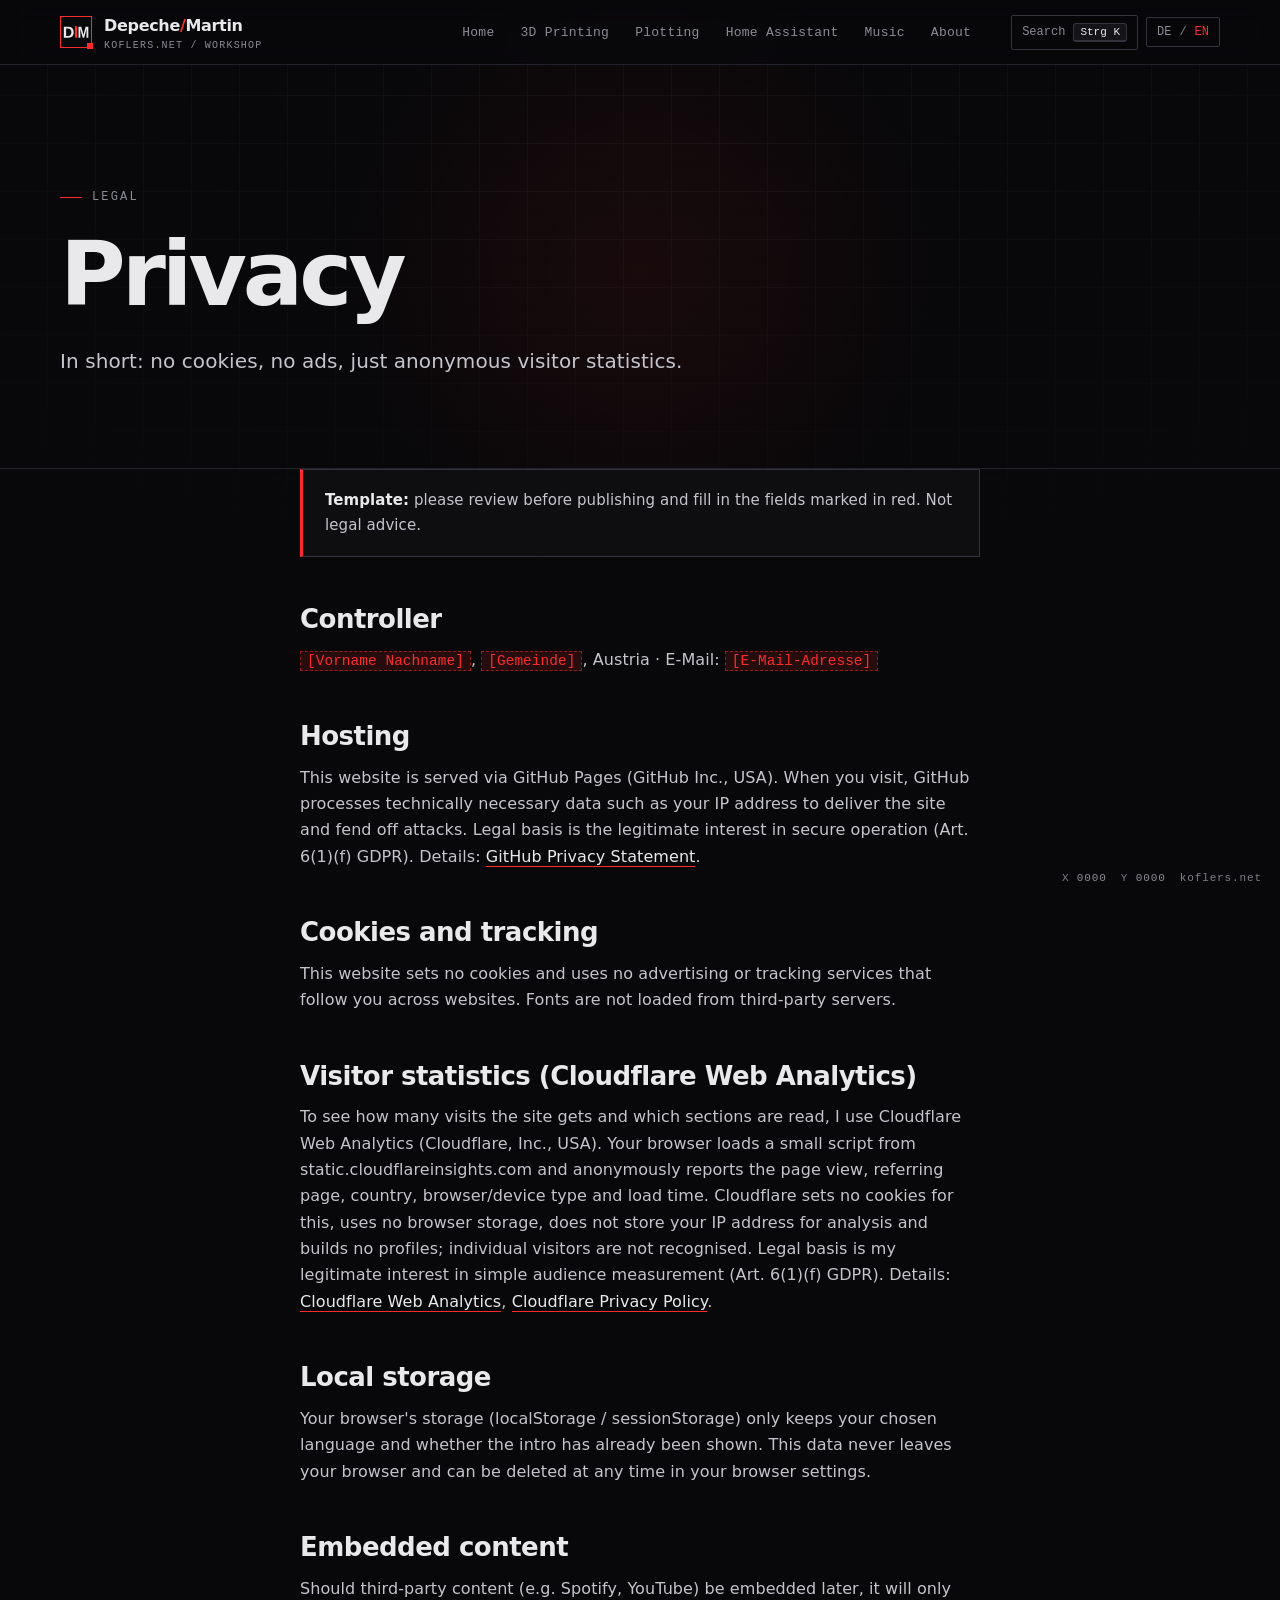
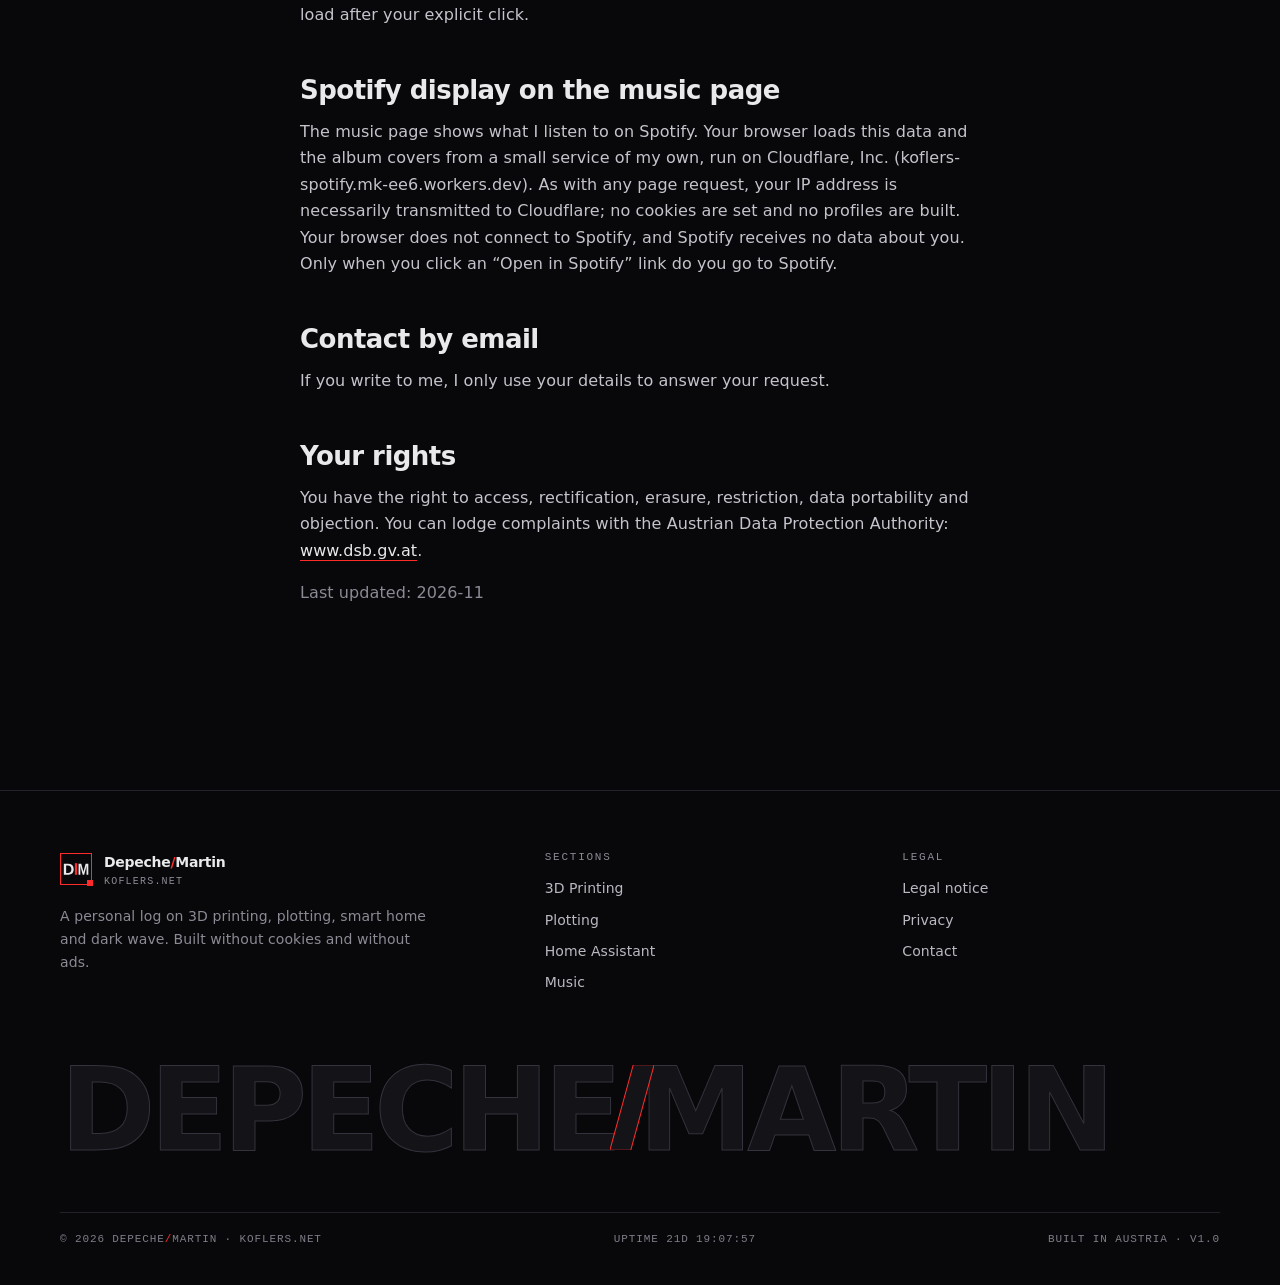
<file: datenschutz.html>
<!DOCTYPE html>
<html lang="de" class="no-js" data-title-de="Datenschutz – DepecheMartin" data-title-en="Privacy – DepecheMartin">
<head>
<meta charset="utf-8">
<meta name="viewport" content="width=device-width, initial-scale=1">
<meta http-equiv="Content-Security-Policy" content="default-src 'self'; script-src 'self' https://static.cloudflareinsights.com 'sha256-bdw2CzbdW4ozfR57Zptu7N3LbOei5cBr4UGm6DSnkKo=' 'sha256-kprFqNqU0YVQONhhR51LvdhlnAlQfDSn86SLrHWKnIw='; style-src 'self' 'unsafe-inline'; img-src 'self' data: https://koflers-spotify.mk-ee6.workers.dev; connect-src 'self' https://cloudflareinsights.com https://koflers-spotify.mk-ee6.workers.dev wss://koflers-spotify.mk-ee6.workers.dev; object-src 'none'; base-uri 'self'; form-action 'self'">
<meta name="referrer" content="strict-origin-when-cross-origin">
<link rel="canonical" href="https://koflers.net/datenschutz.html">
<title>Datenschutz – DepecheMartin</title>
<meta name="description" content="Datenschutzerklärung von koflers.net.">
<meta name="theme-color" content="#08080a">
<meta property="og:title" content="Datenschutz – DepecheMartin">
<meta property="og:description" content="Datenschutzerklärung von koflers.net.">
<meta property="og:type" content="website">
<link rel="icon" href="assets/favicon.svg" type="image/svg+xml">
<link rel="manifest" href="/manifest.webmanifest">
<link rel="apple-touch-icon" href="/assets/icons/apple-touch-icon.png">
<meta name="mobile-web-app-capable" content="yes">
<link rel="stylesheet" href="assets/css/style.css">
<script>(function(d){d.classList.remove("no-js");try{var l=localStorage.getItem("km-lang");if(l)d.lang=l;else if(!/^de/i.test(navigator.language||"de"))d.lang="en";}catch(e){}})(document.documentElement);</script>
<script src="assets/js/main.js" defer></script>
</head>
<body>

<a class="skip-link" href="#main"><span data-l="de">Zum Inhalt</span><span data-l="en">Skip to content</span></a>
<div class="bg-grid" aria-hidden="true"></div>
<div class="bg-spot" aria-hidden="true"></div>
<div class="bg-scan" aria-hidden="true"></div>
<header class="site-header">
  <div class="wrap">
    <a class="logo" href="index.html">
      <span class="logo-mark"><svg viewBox="0 0 100 100" aria-hidden="true" focusable="false"><path fill="#e9e9ec" d="M42.84 50.45Q42.84 55.82 40.73 59.83Q38.63 63.84 34.78 65.96Q30.94 68.08 25.97 68.08H11.96V33.34H24.5Q33.25 33.34 38.04 37.76Q42.84 42.19 42.84 50.45ZM35.53 50.45Q35.53 44.85 32.63 41.9Q29.73 38.96 24.35 38.96H19.21V62.46H25.36Q30.03 62.46 32.78 59.23Q35.53 56 35.53 50.45Z"/><path fill="#e9e9ec" d="M82.91 68.08V47.02Q82.91 46.31 82.92 45.59Q82.93 44.88 83.12 39.45Q81.61 46.08 80.88 48.7L75.47 68.08H70.99L65.58 48.7L63.3 39.45Q63.55 45.17 63.55 47.02V68.08H57.97V33.34H66.39L71.76 52.77L72.23 54.64L73.25 59.3L74.59 53.73L80.11 33.34H88.49V68.08Z"/><path fill="#ff2b2b" d="M46.47 31.92H53.53V68.08H46.47Z"/></svg></span>
      <span>Depeche<span class="slash">/</span>Martin<small>koflers.net / <span data-l="de">werkstatt</span><span data-l="en">workshop</span></small></span>
    </a>
    <nav class="nav" aria-label="Hauptnavigation"><a href="index.html"><span data-l="de">Start</span><span data-l="en">Home</span></a><a href="3d-druck.html"><span data-l="de">3D-Druck</span><span data-l="en">3D Printing</span></a><a href="plotten.html"><span data-l="de">Plotten</span><span data-l="en">Plotting</span></a><a href="home-assistant.html"><span data-l="de">Home Assistant</span><span data-l="en">Home Assistant</span></a><a href="musik.html"><span data-l="de">Musik</span><span data-l="en">Music</span></a><a href="ueber.html"><span data-l="de">Über mich</span><span data-l="en">About</span></a></nav>
    <div class="tools">
      <button class="btn-ghost cmd-btn" type="button" aria-label="Suche / Befehle"><span class="lbl"><span data-l="de">Suche</span><span data-l="en">Search</span></span> <kbd>Strg K</kbd></button>
      <button class="btn-ghost lang-toggle" type="button" aria-label="DE / EN – Sprache wechseln / switch language"><span class="de">DE</span><span class="sep">/</span><span class="en">EN</span></button>
      <button class="btn-ghost menu-btn" type="button" aria-expanded="false" aria-label="Menü">☰</button>
    </div>
  </div>
</header>
<main id="main">

<section class="page-hero">
  <div class="wrap">
    <span class="kicker rv"><span data-l="de">Rechtliches</span><span data-l="en">Legal</span></span>
    <h1 class="glitch rv d1" data-text="Datenschutz"><span data-l="de">Datenschutz</span><span data-l="en">Privacy</span></h1>
    <p class="lead rv d2"><span data-l="de">Kurz gesagt: keine Cookies, keine Werbung, nur eine anonyme Besucherstatistik.</span><span data-l="en">In short: no cookies, no ads, just anonymous visitor statistics.</span></p>
  </div>
</section>
<section style="padding-top:0">
  <div class="wrap prose">
    <div class="notice"><p><span data-l="de"><strong>Vorlage:</strong> Bitte vor Veröffentlichung prüfen und rot markierte Felder ergänzen. Keine Rechtsberatung.</span><span data-l="en"><strong>Template:</strong> please review before publishing and fill in the fields marked in red. Not legal advice.</span></p></div>

    <h2><span data-l="de">Verantwortlicher</span><span data-l="en">Controller</span></h2>
    <p><span class="fill">[Vorname Nachname]</span>, <span class="fill">[Gemeinde]</span>, <span data-l="de">Österreich</span><span data-l="en">Austria</span> · E-Mail: <span class="fill">[E-Mail-Adresse]</span></p>

    <h2>Hosting</h2>
    <p><span data-l="de">Diese Website wird über GitHub Pages bereitgestellt (GitHub Inc., USA). Beim Aufruf verarbeitet GitHub technisch notwendige Daten wie die IP-Adresse, um die Seite auszuliefern und Angriffe abzuwehren. Rechtsgrundlage ist das berechtigte Interesse am sicheren Betrieb (Art. 6 Abs. 1 lit. f DSGVO). Details: </span><span data-l="en">This website is served via GitHub Pages (GitHub Inc., USA). When you visit, GitHub processes technically necessary data such as your IP address to deliver the site and fend off attacks. Legal basis is the legitimate interest in secure operation (Art. 6(1)(f) GDPR). Details: </span><a href="https://docs.github.com/site-policy/privacy-policies/github-general-privacy-statement" rel="noopener">GitHub Privacy Statement</a>.</p>

    <h2><span data-l="de">Cookies und Tracking</span><span data-l="en">Cookies and tracking</span></h2>
    <p><span data-l="de">Diese Website setzt keine Cookies und verwendet keine Werbe- oder Tracking-Dienste, die dich über Websites hinweg verfolgen. Schriften werden nicht von fremden Servern geladen.</span><span data-l="en">This website sets no cookies and uses no advertising or tracking services that follow you across websites. Fonts are not loaded from third-party servers.</span></p>

    <h2><span data-l="de">Besucherstatistik (Cloudflare Web Analytics)</span><span data-l="en">Visitor statistics (Cloudflare Web Analytics)</span></h2>
    <p><span data-l="de">Um zu sehen, wie viele Besuche die Seite hat und welche Bereiche gelesen werden, nutze ich Cloudflare Web Analytics (Cloudflare, Inc., USA). Dazu lädt dein Browser ein kleines Skript von static.cloudflareinsights.com und meldet anonym Seitenaufruf, Herkunftsseite, Land, Browser-/Gerätetyp und Ladezeit. Cloudflare setzt dafür keine Cookies, nutzt keinen Browser-Speicher, speichert deine IP-Adresse nicht zur Auswertung und bildet keine Profile; einzelne Besucher werden nicht wiedererkannt. Rechtsgrundlage ist mein berechtigtes Interesse an einer einfachen Reichweitenmessung (Art. 6 Abs. 1 lit. f DSGVO). Details: </span><span data-l="en">To see how many visits the site gets and which sections are read, I use Cloudflare Web Analytics (Cloudflare, Inc., USA). Your browser loads a small script from static.cloudflareinsights.com and anonymously reports the page view, referring page, country, browser/device type and load time. Cloudflare sets no cookies for this, uses no browser storage, does not store your IP address for analysis and builds no profiles; individual visitors are not recognised. Legal basis is my legitimate interest in simple audience measurement (Art. 6(1)(f) GDPR). Details: </span><a href="https://www.cloudflare.com/web-analytics/" rel="noopener">Cloudflare Web Analytics</a>, <a href="https://www.cloudflare.com/privacypolicy/" rel="noopener">Cloudflare Privacy Policy</a>.</p>

    <h2><span data-l="de">Lokaler Speicher</span><span data-l="en">Local storage</span></h2>
    <p><span data-l="de">Im Speicher deines Browsers (localStorage / sessionStorage) wird nur abgelegt, welche Sprache du gewählt hast und ob das Intro schon gezeigt wurde. Diese Daten verlassen deinen Browser nicht und können jederzeit in den Browser-Einstellungen gelöscht werden.</span><span data-l="en">Your browser's storage (localStorage / sessionStorage) only keeps your chosen language and whether the intro has already been shown. This data never leaves your browser and can be deleted at any time in your browser settings.</span></p>

    <h2><span data-l="de">Eingebettete Inhalte</span><span data-l="en">Embedded content</span></h2>
    <p><span data-l="de">Sollten später Inhalte von Drittanbietern (z. B. Spotify, YouTube) eingebunden werden, laden diese erst nach deinem ausdrücklichen Klick.</span><span data-l="en">Should third-party content (e.g. Spotify, YouTube) be embedded later, it will only load after your explicit click.</span></p>
    <h2><span data-l="de">Spotify-Anzeige auf der Musik-Seite</span><span data-l="en">Spotify display on the music page</span></h2>
    <p><span data-l="de">Die Musik-Seite zeigt, was ich auf Spotify höre. Diese Daten und die Albumcover lädt dein Browser von einem kleinen eigenen Dienst, der bei Cloudflare, Inc. betrieben wird (koflers-spotify.mk-ee6.workers.dev). Dabei wird – wie bei jedem Seitenaufruf – deine IP-Adresse technisch notwendig an Cloudflare übermittelt; es werden keine Cookies gesetzt und keine Profile gebildet. Dein Browser verbindet sich dabei nicht mit Spotify, und Spotify erhält keine Daten über dich. Erst wenn du einen Link „In Spotify öffnen“ anklickst, wechselst du zu Spotify.</span><span data-l="en">The music page shows what I listen to on Spotify. Your browser loads this data and the album covers from a small service of my own, run on Cloudflare, Inc. (koflers-spotify.mk-ee6.workers.dev). As with any page request, your IP address is necessarily transmitted to Cloudflare; no cookies are set and no profiles are built. Your browser does not connect to Spotify, and Spotify receives no data about you. Only when you click an “Open in Spotify” link do you go to Spotify.</span></p>

    <h2><span data-l="de">Kontakt per E-Mail</span><span data-l="en">Contact by email</span></h2>
    <p><span data-l="de">Wenn du mir schreibst, verwende ich deine Angaben nur zur Beantwortung deiner Anfrage.</span><span data-l="en">If you write to me, I only use your details to answer your request.</span></p>

    <h2><span data-l="de">Deine Rechte</span><span data-l="en">Your rights</span></h2>
    <p><span data-l="de">Du hast das Recht auf Auskunft, Berichtigung, Löschung, Einschränkung, Datenübertragbarkeit und Widerspruch. Beschwerden kannst du bei der österreichischen Datenschutzbehörde einbringen: </span><span data-l="en">You have the right to access, rectification, erasure, restriction, data portability and objection. You can lodge complaints with the Austrian Data Protection Authority: </span><a href="https://www.dsb.gv.at" rel="noopener">www.dsb.gv.at</a>.</p>
    <p class="muted"><span data-l="de">Stand</span><span data-l="en">Last updated</span>: 2026-11</p>
  </div>
</section>

</main>

<footer class="site-footer">
  <div class="wrap">
    <div class="cols">
      <div>
        <div class="logo"><span class="logo-mark"><svg viewBox="0 0 100 100" aria-hidden="true" focusable="false"><path fill="#e9e9ec" d="M42.84 50.45Q42.84 55.82 40.73 59.83Q38.63 63.84 34.78 65.96Q30.94 68.08 25.97 68.08H11.96V33.34H24.5Q33.25 33.34 38.04 37.76Q42.84 42.19 42.84 50.45ZM35.53 50.45Q35.53 44.85 32.63 41.9Q29.73 38.96 24.35 38.96H19.21V62.46H25.36Q30.03 62.46 32.78 59.23Q35.53 56 35.53 50.45Z"/><path fill="#e9e9ec" d="M82.91 68.08V47.02Q82.91 46.31 82.92 45.59Q82.93 44.88 83.12 39.45Q81.61 46.08 80.88 48.7L75.47 68.08H70.99L65.58 48.7L63.3 39.45Q63.55 45.17 63.55 47.02V68.08H57.97V33.34H66.39L71.76 52.77L72.23 54.64L73.25 59.3L74.59 53.73L80.11 33.34H88.49V68.08Z"/><path fill="#ff2b2b" d="M46.47 31.92H53.53V68.08H46.47Z"/></svg></span><span>Depeche<span class="slash">/</span>Martin<small>koflers.net</small></span></div>
        <p class="muted" style="margin-top:18px;max-width:380px"><span data-l="de">Ein persönliches Logbuch über 3D-Druck, Plotten, Smart Home und Dark Wave. Gebaut ohne Cookies und ohne Werbung.</span><span data-l="en">A personal log on 3D printing, plotting, smart home and dark wave. Built without cookies and without ads.</span></p>
      </div>
      <div>
        <h2 class="foot-h"><span data-l="de">Bereiche</span><span data-l="en">Sections</span></h2>
        <ul><li><a href="3d-druck.html"><span data-l="de">3D-Druck</span><span data-l="en">3D Printing</span></a></li><li><a href="plotten.html"><span data-l="de">Plotten</span><span data-l="en">Plotting</span></a></li><li><a href="home-assistant.html"><span data-l="de">Home Assistant</span><span data-l="en">Home Assistant</span></a></li><li><a href="musik.html"><span data-l="de">Musik</span><span data-l="en">Music</span></a></li></ul>
      </div>
      <div>
        <h2 class="foot-h"><span data-l="de">Rechtliches</span><span data-l="en">Legal</span></h2>
        <ul>
          <li><a href="impressum.html"><span data-l="de">Impressum / Offenlegung</span><span data-l="en">Legal notice</span></a></li>
          <li><a href="datenschutz.html"><span data-l="de">Datenschutz</span><span data-l="en">Privacy</span></a></li>
          <li><a href="ueber.html#kontakt"><span data-l="de">Kontakt</span><span data-l="en">Contact</span></a></li>
        </ul>
      </div>
    </div>
    <div class="big" aria-hidden="true" data-a="DEPECHE" data-b="MARTIN"><i class="bs"></i></div>
    <div class="bottom">
      <span>© 2026 Depeche<span class="slash">/</span>Martin · koflers.net</span>
      <span>Uptime <span id="uptime" data-since="2026-11-13">—</span></span>
      <span><span data-l="de">Gebaut in Österreich</span><span data-l="en">Built in Austria</span> · v1.0</span>
    </div>
  </div>
</footer>
<div class="readout" aria-hidden="true"><span>X <b id="rx">0000</b></span><span>Y <b id="ry">0000</b></span><span>koflers.net</span></div>
<div class="cmdk" role="dialog" aria-modal="true" aria-label="Befehlspalette">
  <div class="cmdk-box">
    <div class="cmdk-in"><span>&gt;_</span><input type="text" autocomplete="off" spellcheck="false" data-ph-de="Seite oder Befehl suchen …" data-ph-en="Search page or command …"></div>
    <ul></ul>
    <div class="cmdk-foot"><span><kbd>↑</kbd> <kbd>↓</kbd> <span data-l="de">wählen</span><span data-l="en">select</span></span><span><kbd>↵</kbd> <span data-l="de">öffnen</span><span data-l="en">open</span></span><span><kbd>Esc</kbd> <span data-l="de">schließen</span><span data-l="en">close</span></span></div>
  </div>
</div>
<!-- Cloudflare Web Analytics --><script type="module" src="https://static.cloudflareinsights.com/beacon.min.js" data-cf-beacon='{"token": "2f2255a091ef4c6ebec43378722c1739"}'></script><!-- End Cloudflare Web Analytics -->
</body>
</html>
</file>
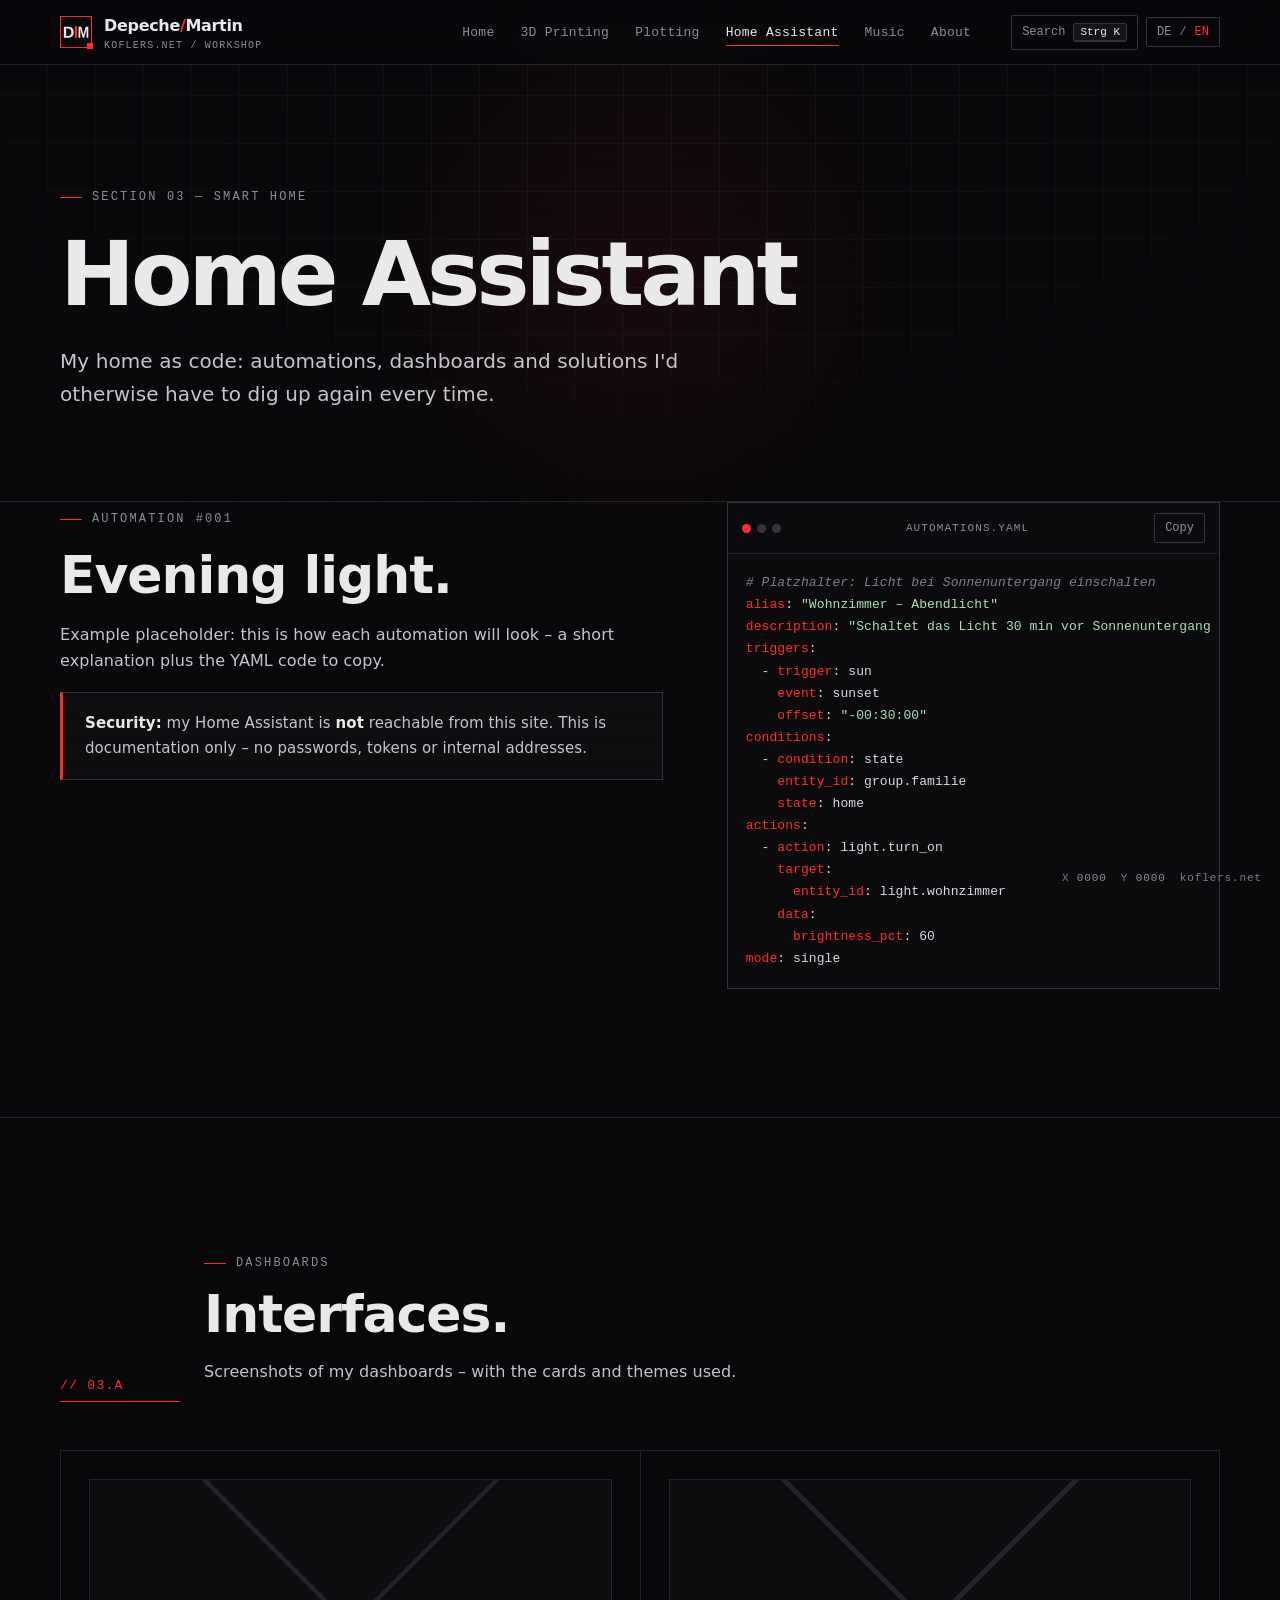
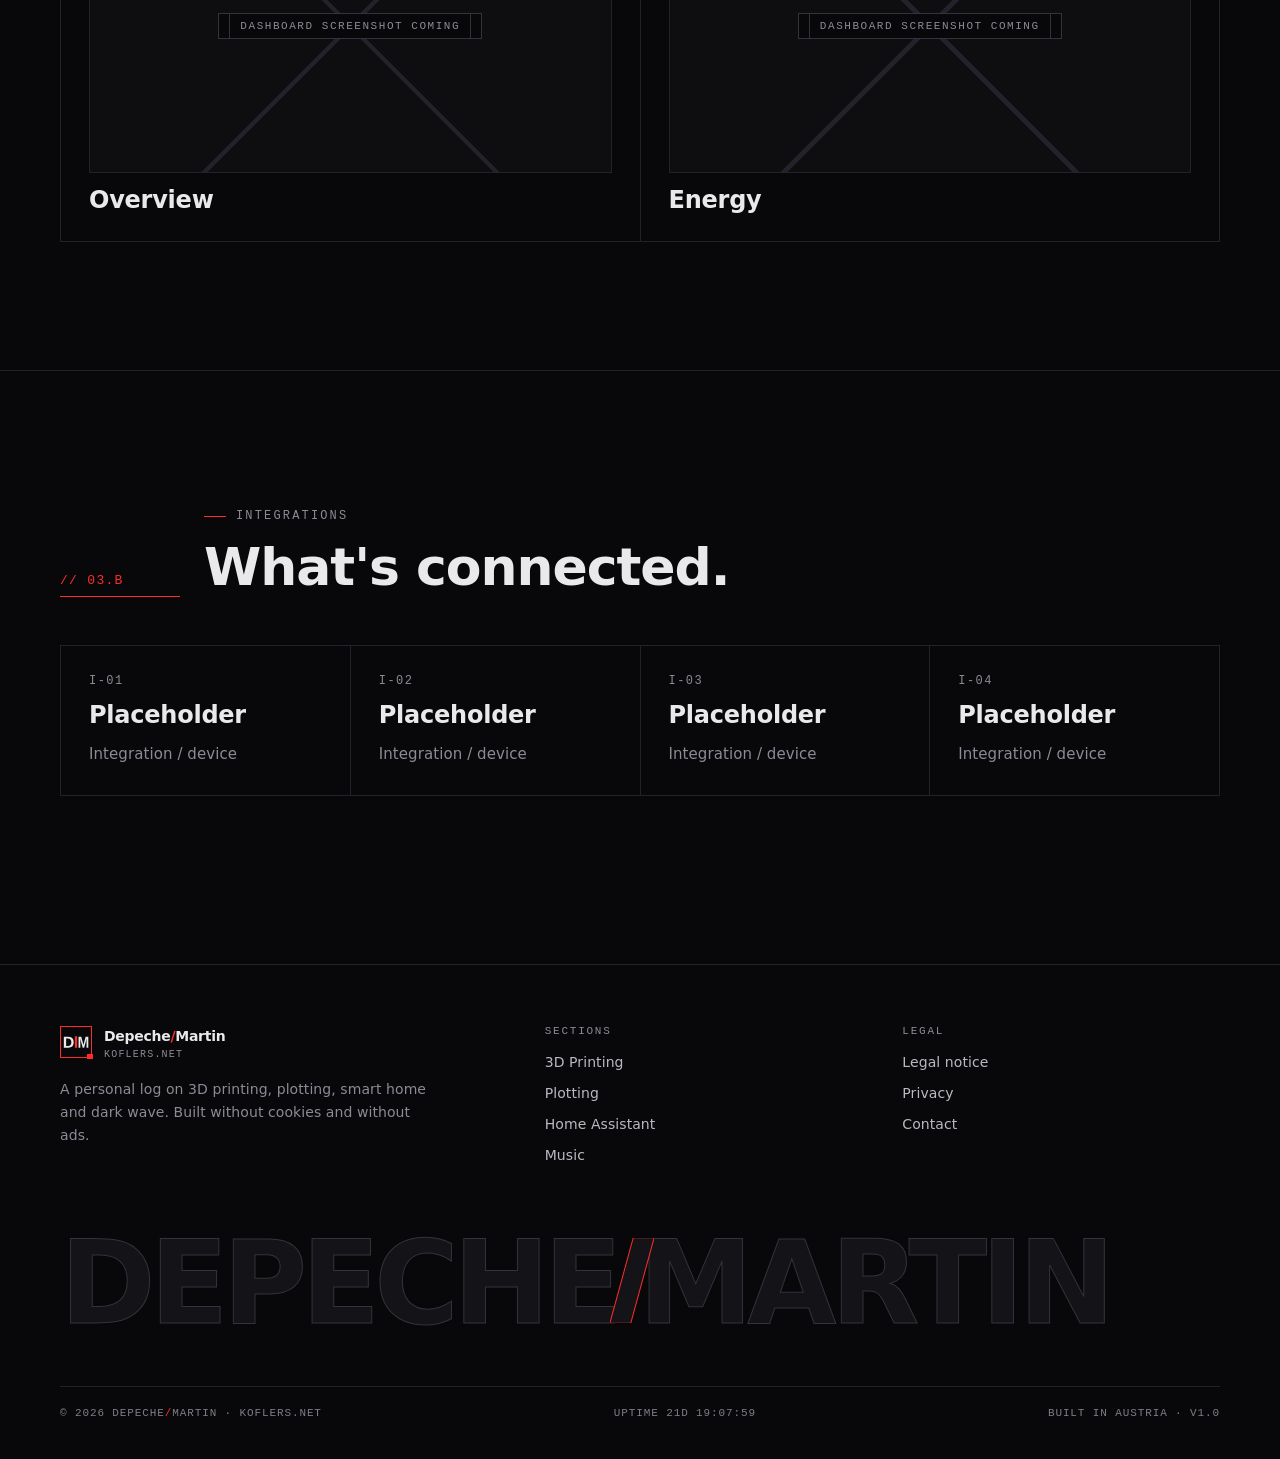
<file: home-assistant.html>
<!DOCTYPE html>
<html lang="de" class="no-js" data-title-de="Home Assistant – DepecheMartin" data-title-en="Home Assistant – DepecheMartin">
<head>
<meta charset="utf-8">
<meta name="viewport" content="width=device-width, initial-scale=1">
<meta http-equiv="Content-Security-Policy" content="default-src 'self'; script-src 'self' https://static.cloudflareinsights.com 'sha256-bdw2CzbdW4ozfR57Zptu7N3LbOei5cBr4UGm6DSnkKo=' 'sha256-kprFqNqU0YVQONhhR51LvdhlnAlQfDSn86SLrHWKnIw='; style-src 'self' 'unsafe-inline'; img-src 'self' data: https://koflers-spotify.mk-ee6.workers.dev; connect-src 'self' https://cloudflareinsights.com https://koflers-spotify.mk-ee6.workers.dev wss://koflers-spotify.mk-ee6.workers.dev; object-src 'none'; base-uri 'self'; form-action 'self'">
<meta name="referrer" content="strict-origin-when-cross-origin">
<link rel="canonical" href="https://koflers.net/home-assistant.html">
<title>Home Assistant – DepecheMartin</title>
<meta name="description" content="Home-Assistant-Automationen, Dashboards und YAML-Schnipsel.">
<meta name="theme-color" content="#08080a">
<meta property="og:title" content="Home Assistant – DepecheMartin">
<meta property="og:description" content="Home-Assistant-Automationen, Dashboards und YAML-Schnipsel.">
<meta property="og:type" content="website">
<link rel="icon" href="assets/favicon.svg" type="image/svg+xml">
<link rel="manifest" href="/manifest.webmanifest">
<link rel="apple-touch-icon" href="/assets/icons/apple-touch-icon.png">
<meta name="mobile-web-app-capable" content="yes">
<link rel="stylesheet" href="assets/css/style.css">
<script>(function(d){d.classList.remove("no-js");try{var l=localStorage.getItem("km-lang");if(l)d.lang=l;else if(!/^de/i.test(navigator.language||"de"))d.lang="en";}catch(e){}})(document.documentElement);</script>
<script src="assets/js/main.js" defer></script>
</head>
<body>

<a class="skip-link" href="#main"><span data-l="de">Zum Inhalt</span><span data-l="en">Skip to content</span></a>
<div class="bg-grid" aria-hidden="true"></div>
<div class="bg-spot" aria-hidden="true"></div>
<div class="bg-scan" aria-hidden="true"></div>
<header class="site-header">
  <div class="wrap">
    <a class="logo" href="index.html">
      <span class="logo-mark"><svg viewBox="0 0 100 100" aria-hidden="true" focusable="false"><path fill="#e9e9ec" d="M42.84 50.45Q42.84 55.82 40.73 59.83Q38.63 63.84 34.78 65.96Q30.94 68.08 25.97 68.08H11.96V33.34H24.5Q33.25 33.34 38.04 37.76Q42.84 42.19 42.84 50.45ZM35.53 50.45Q35.53 44.85 32.63 41.9Q29.73 38.96 24.35 38.96H19.21V62.46H25.36Q30.03 62.46 32.78 59.23Q35.53 56 35.53 50.45Z"/><path fill="#e9e9ec" d="M82.91 68.08V47.02Q82.91 46.31 82.92 45.59Q82.93 44.88 83.12 39.45Q81.61 46.08 80.88 48.7L75.47 68.08H70.99L65.58 48.7L63.3 39.45Q63.55 45.17 63.55 47.02V68.08H57.97V33.34H66.39L71.76 52.77L72.23 54.64L73.25 59.3L74.59 53.73L80.11 33.34H88.49V68.08Z"/><path fill="#ff2b2b" d="M46.47 31.92H53.53V68.08H46.47Z"/></svg></span>
      <span>Depeche<span class="slash">/</span>Martin<small>koflers.net / <span data-l="de">werkstatt</span><span data-l="en">workshop</span></small></span>
    </a>
    <nav class="nav" aria-label="Hauptnavigation"><a href="index.html"><span data-l="de">Start</span><span data-l="en">Home</span></a><a href="3d-druck.html"><span data-l="de">3D-Druck</span><span data-l="en">3D Printing</span></a><a href="plotten.html"><span data-l="de">Plotten</span><span data-l="en">Plotting</span></a><a href="home-assistant.html" aria-current="page"><span data-l="de">Home Assistant</span><span data-l="en">Home Assistant</span></a><a href="musik.html"><span data-l="de">Musik</span><span data-l="en">Music</span></a><a href="ueber.html"><span data-l="de">Über mich</span><span data-l="en">About</span></a></nav>
    <div class="tools">
      <button class="btn-ghost cmd-btn" type="button" aria-label="Suche / Befehle"><span class="lbl"><span data-l="de">Suche</span><span data-l="en">Search</span></span> <kbd>Strg K</kbd></button>
      <button class="btn-ghost lang-toggle" type="button" aria-label="DE / EN – Sprache wechseln / switch language"><span class="de">DE</span><span class="sep">/</span><span class="en">EN</span></button>
      <button class="btn-ghost menu-btn" type="button" aria-expanded="false" aria-label="Menü">☰</button>
    </div>
  </div>
</header>
<main id="main">

<section class="page-hero">
  <div class="wrap">
    <span class="kicker rv"><span data-l="de">Bereich 03 — Smart Home</span><span data-l="en">Section 03 — Smart home</span></span>
    <h1 class="glitch rv d1" data-text="Home Assistant"><span data-l="de">Home Assistant</span><span data-l="en">Home Assistant</span></h1>
    <p class="lead rv d2"><span data-l="de">Mein Zuhause als Code: Automationen, Dashboards und Lösungen, die ich mir sonst jedes Mal neu zusammensuchen müsste.</span><span data-l="en">My home as code: automations, dashboards and solutions I'd otherwise have to dig up again every time.</span></p>
  </div>
</section>
<section style="padding-top:0">
  <div class="wrap split">
    <div class="stack rv">
      <span class="kicker"><span data-l="de">Automation</span><span data-l="en">Automation</span> #001</span>
      <h2><span data-l="de">Abendlicht.</span><span data-l="en">Evening light.</span></h2>
      <p><span data-l="de">Beispiel-Platzhalter: So sieht später jede Automation aus – kurze Erklärung, dazu der YAML-Code zum Kopieren.</span><span data-l="en">Example placeholder: this is how each automation will look – a short explanation plus the YAML code to copy.</span></p>
      <div class="notice"><p><span data-l="de"><strong>Sicherheit:</strong> Mein Home Assistant ist von dieser Seite aus <strong>nicht</strong> erreichbar. Hier steht nur Dokumentation – ohne Passwörter, Tokens oder interne Adressen.</span><span data-l="en"><strong>Security:</strong> my Home Assistant is <strong>not</strong> reachable from this site. This is documentation only – no passwords, tokens or internal addresses.</span></p></div>
    </div>
    <div class="code rv d1">
      <div class="code-head"><span class="dots"><i></i><i></i><i></i></span><span>automations.yaml</span>
        <button class="btn-ghost copy-btn" type="button"><span data-l="de">Kopieren</span><span data-l="en">Copy</span></button></div>
      <pre><code><span class="c"># Platzhalter: Licht bei Sonnenuntergang einschalten</span>
<span class="k">alias</span>: <span class="s">"Wohnzimmer – Abendlicht"</span>
<span class="k">description</span>: <span class="s">"Schaltet das Licht 30 min vor Sonnenuntergang ein"</span>
<span class="k">triggers</span>:
  - <span class="k">trigger</span>: sun
    <span class="k">event</span>: sunset
    <span class="k">offset</span>: <span class="s">"-00:30:00"</span>
<span class="k">conditions</span>:
  - <span class="k">condition</span>: state
    <span class="k">entity_id</span>: group.familie
    <span class="k">state</span>: home
<span class="k">actions</span>:
  - <span class="k">action</span>: light.turn_on
    <span class="k">target</span>:
      <span class="k">entity_id</span>: light.wohnzimmer
    <span class="k">data</span>:
      <span class="k">brightness_pct</span>: 60
<span class="k">mode</span>: single</code></pre>
    </div>
  </div>
</section>
<section>
  <div class="wrap">
    <div class="sec-head">
  <div class="idx rv">// 03.A</div>
  <div><span class="kicker rv"><span data-l="de">Dashboards</span><span data-l="en">Dashboards</span></span><h2 class="rv d1" style="margin-top:14px"><span data-l="de">Oberflächen.</span><span data-l="en">Interfaces.</span></h2><p class="rv d2"><span data-l="de">Screenshots meiner Dashboards – mit den verwendeten Karten und Themes.</span><span data-l="en">Screenshots of my dashboards – with the cards and themes used.</span></p></div>
</div>
    <div class="grid g2">
      <div class="card rv"><div class="ph-img wide"><span><span data-l="de">Dashboard-Screenshot folgt</span><span data-l="en">Dashboard screenshot coming</span></span></div><h3><span data-l="de">Übersicht</span><span data-l="en">Overview</span></h3></div>
      <div class="card rv d1"><div class="ph-img wide"><span><span data-l="de">Dashboard-Screenshot folgt</span><span data-l="en">Dashboard screenshot coming</span></span></div><h3><span data-l="de">Energie</span><span data-l="en">Energy</span></h3></div>
    </div>
  </div>
</section>
<section>
  <div class="wrap">
    <div class="sec-head">
  <div class="idx rv">// 03.B</div>
  <div><span class="kicker rv"><span data-l="de">Integrationen</span><span data-l="en">Integrations</span></span><h2 class="rv d1" style="margin-top:14px"><span data-l="de">Was verbunden ist.</span><span data-l="en">What's connected.</span></h2></div>
</div>
    <div class="grid g4">
      <div class="card rv d0"><div class="num"><span>I-01</span></div><h3><span data-l="de">Platzhalter</span><span data-l="en">Placeholder</span></h3><p class="muted"><span data-l="de">Integration / Gerät</span><span data-l="en">Integration / device</span></p></div><div class="card rv d1"><div class="num"><span>I-02</span></div><h3><span data-l="de">Platzhalter</span><span data-l="en">Placeholder</span></h3><p class="muted"><span data-l="de">Integration / Gerät</span><span data-l="en">Integration / device</span></p></div><div class="card rv d2"><div class="num"><span>I-03</span></div><h3><span data-l="de">Platzhalter</span><span data-l="en">Placeholder</span></h3><p class="muted"><span data-l="de">Integration / Gerät</span><span data-l="en">Integration / device</span></p></div><div class="card rv d0"><div class="num"><span>I-04</span></div><h3><span data-l="de">Platzhalter</span><span data-l="en">Placeholder</span></h3><p class="muted"><span data-l="de">Integration / Gerät</span><span data-l="en">Integration / device</span></p></div>
    </div>
  </div>
</section>

</main>

<footer class="site-footer">
  <div class="wrap">
    <div class="cols">
      <div>
        <div class="logo"><span class="logo-mark"><svg viewBox="0 0 100 100" aria-hidden="true" focusable="false"><path fill="#e9e9ec" d="M42.84 50.45Q42.84 55.82 40.73 59.83Q38.63 63.84 34.78 65.96Q30.94 68.08 25.97 68.08H11.96V33.34H24.5Q33.25 33.34 38.04 37.76Q42.84 42.19 42.84 50.45ZM35.53 50.45Q35.53 44.85 32.63 41.9Q29.73 38.96 24.35 38.96H19.21V62.46H25.36Q30.03 62.46 32.78 59.23Q35.53 56 35.53 50.45Z"/><path fill="#e9e9ec" d="M82.91 68.08V47.02Q82.91 46.31 82.92 45.59Q82.93 44.88 83.12 39.45Q81.61 46.08 80.88 48.7L75.47 68.08H70.99L65.58 48.7L63.3 39.45Q63.55 45.17 63.55 47.02V68.08H57.97V33.34H66.39L71.76 52.77L72.23 54.64L73.25 59.3L74.59 53.73L80.11 33.34H88.49V68.08Z"/><path fill="#ff2b2b" d="M46.47 31.92H53.53V68.08H46.47Z"/></svg></span><span>Depeche<span class="slash">/</span>Martin<small>koflers.net</small></span></div>
        <p class="muted" style="margin-top:18px;max-width:380px"><span data-l="de">Ein persönliches Logbuch über 3D-Druck, Plotten, Smart Home und Dark Wave. Gebaut ohne Cookies und ohne Werbung.</span><span data-l="en">A personal log on 3D printing, plotting, smart home and dark wave. Built without cookies and without ads.</span></p>
      </div>
      <div>
        <h2 class="foot-h"><span data-l="de">Bereiche</span><span data-l="en">Sections</span></h2>
        <ul><li><a href="3d-druck.html"><span data-l="de">3D-Druck</span><span data-l="en">3D Printing</span></a></li><li><a href="plotten.html"><span data-l="de">Plotten</span><span data-l="en">Plotting</span></a></li><li><a href="home-assistant.html"><span data-l="de">Home Assistant</span><span data-l="en">Home Assistant</span></a></li><li><a href="musik.html"><span data-l="de">Musik</span><span data-l="en">Music</span></a></li></ul>
      </div>
      <div>
        <h2 class="foot-h"><span data-l="de">Rechtliches</span><span data-l="en">Legal</span></h2>
        <ul>
          <li><a href="impressum.html"><span data-l="de">Impressum / Offenlegung</span><span data-l="en">Legal notice</span></a></li>
          <li><a href="datenschutz.html"><span data-l="de">Datenschutz</span><span data-l="en">Privacy</span></a></li>
          <li><a href="ueber.html#kontakt"><span data-l="de">Kontakt</span><span data-l="en">Contact</span></a></li>
        </ul>
      </div>
    </div>
    <div class="big" aria-hidden="true" data-a="DEPECHE" data-b="MARTIN"><i class="bs"></i></div>
    <div class="bottom">
      <span>© 2026 Depeche<span class="slash">/</span>Martin · koflers.net</span>
      <span>Uptime <span id="uptime" data-since="2026-11-13">—</span></span>
      <span><span data-l="de">Gebaut in Österreich</span><span data-l="en">Built in Austria</span> · v1.0</span>
    </div>
  </div>
</footer>
<div class="readout" aria-hidden="true"><span>X <b id="rx">0000</b></span><span>Y <b id="ry">0000</b></span><span>koflers.net</span></div>
<div class="cmdk" role="dialog" aria-modal="true" aria-label="Befehlspalette">
  <div class="cmdk-box">
    <div class="cmdk-in"><span>&gt;_</span><input type="text" autocomplete="off" spellcheck="false" data-ph-de="Seite oder Befehl suchen …" data-ph-en="Search page or command …"></div>
    <ul></ul>
    <div class="cmdk-foot"><span><kbd>↑</kbd> <kbd>↓</kbd> <span data-l="de">wählen</span><span data-l="en">select</span></span><span><kbd>↵</kbd> <span data-l="de">öffnen</span><span data-l="en">open</span></span><span><kbd>Esc</kbd> <span data-l="de">schließen</span><span data-l="en">close</span></span></div>
  </div>
</div>
<!-- Cloudflare Web Analytics --><script type="module" src="https://static.cloudflareinsights.com/beacon.min.js" data-cf-beacon='{"token": "2f2255a091ef4c6ebec43378722c1739"}'></script><!-- End Cloudflare Web Analytics -->
</body>
</html>
</file>
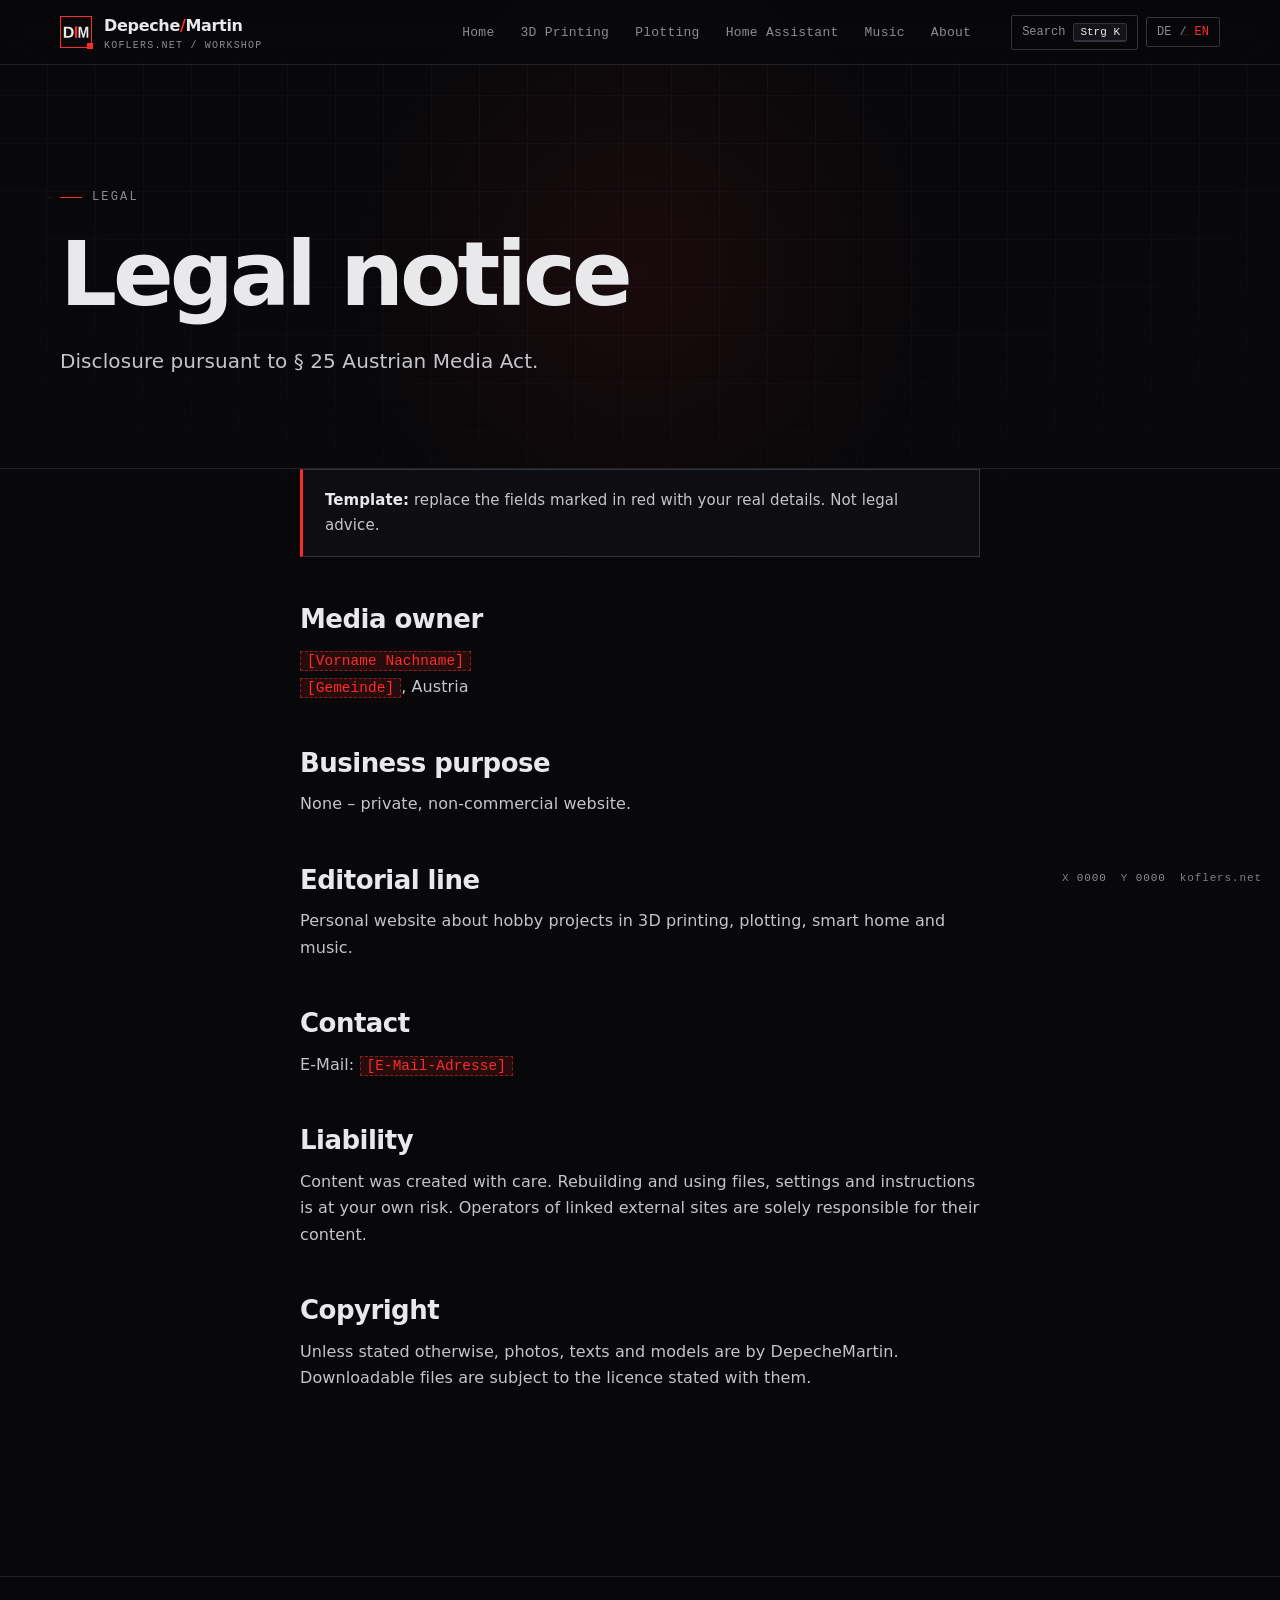
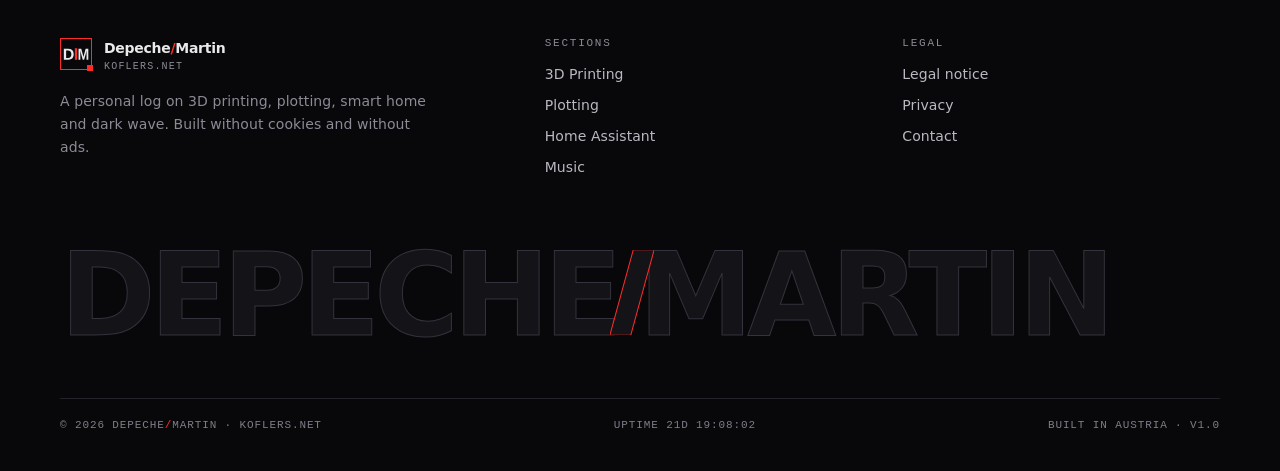
<file: impressum.html>
<!DOCTYPE html>
<html lang="de" class="no-js" data-title-de="Impressum – DepecheMartin" data-title-en="Legal notice – DepecheMartin">
<head>
<meta charset="utf-8">
<meta name="viewport" content="width=device-width, initial-scale=1">
<meta http-equiv="Content-Security-Policy" content="default-src 'self'; script-src 'self' https://static.cloudflareinsights.com 'sha256-bdw2CzbdW4ozfR57Zptu7N3LbOei5cBr4UGm6DSnkKo=' 'sha256-kprFqNqU0YVQONhhR51LvdhlnAlQfDSn86SLrHWKnIw='; style-src 'self' 'unsafe-inline'; img-src 'self' data: https://koflers-spotify.mk-ee6.workers.dev; connect-src 'self' https://cloudflareinsights.com https://koflers-spotify.mk-ee6.workers.dev wss://koflers-spotify.mk-ee6.workers.dev; object-src 'none'; base-uri 'self'; form-action 'self'">
<meta name="referrer" content="strict-origin-when-cross-origin">
<link rel="canonical" href="https://koflers.net/impressum.html">
<title>Impressum – DepecheMartin</title>
<meta name="description" content="Impressum und Offenlegung gemäß § 25 MedienG.">
<meta name="theme-color" content="#08080a">
<meta property="og:title" content="Impressum – DepecheMartin">
<meta property="og:description" content="Impressum und Offenlegung gemäß § 25 MedienG.">
<meta property="og:type" content="website">
<link rel="icon" href="assets/favicon.svg" type="image/svg+xml">
<link rel="manifest" href="/manifest.webmanifest">
<link rel="apple-touch-icon" href="/assets/icons/apple-touch-icon.png">
<meta name="mobile-web-app-capable" content="yes">
<link rel="stylesheet" href="assets/css/style.css">
<script>(function(d){d.classList.remove("no-js");try{var l=localStorage.getItem("km-lang");if(l)d.lang=l;else if(!/^de/i.test(navigator.language||"de"))d.lang="en";}catch(e){}})(document.documentElement);</script>
<script src="assets/js/main.js" defer></script>
</head>
<body>

<a class="skip-link" href="#main"><span data-l="de">Zum Inhalt</span><span data-l="en">Skip to content</span></a>
<div class="bg-grid" aria-hidden="true"></div>
<div class="bg-spot" aria-hidden="true"></div>
<div class="bg-scan" aria-hidden="true"></div>
<header class="site-header">
  <div class="wrap">
    <a class="logo" href="index.html">
      <span class="logo-mark"><svg viewBox="0 0 100 100" aria-hidden="true" focusable="false"><path fill="#e9e9ec" d="M42.84 50.45Q42.84 55.82 40.73 59.83Q38.63 63.84 34.78 65.96Q30.94 68.08 25.97 68.08H11.96V33.34H24.5Q33.25 33.34 38.04 37.76Q42.84 42.19 42.84 50.45ZM35.53 50.45Q35.53 44.85 32.63 41.9Q29.73 38.96 24.35 38.96H19.21V62.46H25.36Q30.03 62.46 32.78 59.23Q35.53 56 35.53 50.45Z"/><path fill="#e9e9ec" d="M82.91 68.08V47.02Q82.91 46.31 82.92 45.59Q82.93 44.88 83.12 39.45Q81.61 46.08 80.88 48.7L75.47 68.08H70.99L65.58 48.7L63.3 39.45Q63.55 45.17 63.55 47.02V68.08H57.97V33.34H66.39L71.76 52.77L72.23 54.64L73.25 59.3L74.59 53.73L80.11 33.34H88.49V68.08Z"/><path fill="#ff2b2b" d="M46.47 31.92H53.53V68.08H46.47Z"/></svg></span>
      <span>Depeche<span class="slash">/</span>Martin<small>koflers.net / <span data-l="de">werkstatt</span><span data-l="en">workshop</span></small></span>
    </a>
    <nav class="nav" aria-label="Hauptnavigation"><a href="index.html"><span data-l="de">Start</span><span data-l="en">Home</span></a><a href="3d-druck.html"><span data-l="de">3D-Druck</span><span data-l="en">3D Printing</span></a><a href="plotten.html"><span data-l="de">Plotten</span><span data-l="en">Plotting</span></a><a href="home-assistant.html"><span data-l="de">Home Assistant</span><span data-l="en">Home Assistant</span></a><a href="musik.html"><span data-l="de">Musik</span><span data-l="en">Music</span></a><a href="ueber.html"><span data-l="de">Über mich</span><span data-l="en">About</span></a></nav>
    <div class="tools">
      <button class="btn-ghost cmd-btn" type="button" aria-label="Suche / Befehle"><span class="lbl"><span data-l="de">Suche</span><span data-l="en">Search</span></span> <kbd>Strg K</kbd></button>
      <button class="btn-ghost lang-toggle" type="button" aria-label="DE / EN – Sprache wechseln / switch language"><span class="de">DE</span><span class="sep">/</span><span class="en">EN</span></button>
      <button class="btn-ghost menu-btn" type="button" aria-expanded="false" aria-label="Menü">☰</button>
    </div>
  </div>
</header>
<main id="main">

<section class="page-hero">
  <div class="wrap">
    <span class="kicker rv"><span data-l="de">Rechtliches</span><span data-l="en">Legal</span></span>
    <h1 class="glitch rv d1" data-text="Impressum"><span data-l="de">Impressum</span><span data-l="en">Legal notice</span></h1>
    <p class="lead rv d2"><span data-l="de">Offenlegung gemäß § 25 Mediengesetz.</span><span data-l="en">Disclosure pursuant to § 25 Austrian Media Act.</span></p>
  </div>
</section>
<section style="padding-top:0">
  <div class="wrap prose">
    <div class="notice"><p><span data-l="de"><strong>Vorlage:</strong> Die rot markierten Felder bitte mit deinen echten Angaben ersetzen. Keine Rechtsberatung.</span><span data-l="en"><strong>Template:</strong> replace the fields marked in red with your real details. Not legal advice.</span></p></div>
    <h2><span data-l="de">Medieninhaber</span><span data-l="en">Media owner</span></h2>
    <p><span class="fill">[Vorname Nachname]</span><br><span class="fill">[Gemeinde]</span>, <span data-l="de">Österreich</span><span data-l="en">Austria</span></p>
    <h2><span data-l="de">Unternehmensgegenstand</span><span data-l="en">Business purpose</span></h2>
    <p><span data-l="de">Keiner – private, nicht kommerzielle Website.</span><span data-l="en">None – private, non-commercial website.</span></p>
    <h2><span data-l="de">Grundlegende Richtung</span><span data-l="en">Editorial line</span></h2>
    <p><span data-l="de">Persönliche Website über Hobbyprojekte aus den Bereichen 3D-Druck, Plotten, Smart Home und Musik.</span><span data-l="en">Personal website about hobby projects in 3D printing, plotting, smart home and music.</span></p>
    <h2><span data-l="de">Kontakt</span><span data-l="en">Contact</span></h2>
    <p>E-Mail: <span class="fill">[E-Mail-Adresse]</span></p>
    <h2><span data-l="de">Haftung für Inhalte und Links</span><span data-l="en">Liability</span></h2>
    <p><span data-l="de">Die Inhalte wurden mit Sorgfalt erstellt. Nachbau und Verwendung von Dateien, Einstellungen und Anleitungen erfolgen auf eigene Verantwortung. Für Inhalte verlinkter externer Seiten sind ausschließlich deren Betreiber verantwortlich.</span><span data-l="en">Content was created with care. Rebuilding and using files, settings and instructions is at your own risk. Operators of linked external sites are solely responsible for their content.</span></p>
    <h2><span data-l="de">Urheberrecht</span><span data-l="en">Copyright</span></h2>
    <p><span data-l="de">Fotos, Texte und Modelle stammen, sofern nicht anders angegeben, von DepecheMartin. Für herunterladbare Dateien gilt die jeweils angegebene Lizenz.</span><span data-l="en">Unless stated otherwise, photos, texts and models are by DepecheMartin. Downloadable files are subject to the licence stated with them.</span></p>
  </div>
</section>

</main>

<footer class="site-footer">
  <div class="wrap">
    <div class="cols">
      <div>
        <div class="logo"><span class="logo-mark"><svg viewBox="0 0 100 100" aria-hidden="true" focusable="false"><path fill="#e9e9ec" d="M42.84 50.45Q42.84 55.82 40.73 59.83Q38.63 63.84 34.78 65.96Q30.94 68.08 25.97 68.08H11.96V33.34H24.5Q33.25 33.34 38.04 37.76Q42.84 42.19 42.84 50.45ZM35.53 50.45Q35.53 44.85 32.63 41.9Q29.73 38.96 24.35 38.96H19.21V62.46H25.36Q30.03 62.46 32.78 59.23Q35.53 56 35.53 50.45Z"/><path fill="#e9e9ec" d="M82.91 68.08V47.02Q82.91 46.31 82.92 45.59Q82.93 44.88 83.12 39.45Q81.61 46.08 80.88 48.7L75.47 68.08H70.99L65.58 48.7L63.3 39.45Q63.55 45.17 63.55 47.02V68.08H57.97V33.34H66.39L71.76 52.77L72.23 54.64L73.25 59.3L74.59 53.73L80.11 33.34H88.49V68.08Z"/><path fill="#ff2b2b" d="M46.47 31.92H53.53V68.08H46.47Z"/></svg></span><span>Depeche<span class="slash">/</span>Martin<small>koflers.net</small></span></div>
        <p class="muted" style="margin-top:18px;max-width:380px"><span data-l="de">Ein persönliches Logbuch über 3D-Druck, Plotten, Smart Home und Dark Wave. Gebaut ohne Cookies und ohne Werbung.</span><span data-l="en">A personal log on 3D printing, plotting, smart home and dark wave. Built without cookies and without ads.</span></p>
      </div>
      <div>
        <h2 class="foot-h"><span data-l="de">Bereiche</span><span data-l="en">Sections</span></h2>
        <ul><li><a href="3d-druck.html"><span data-l="de">3D-Druck</span><span data-l="en">3D Printing</span></a></li><li><a href="plotten.html"><span data-l="de">Plotten</span><span data-l="en">Plotting</span></a></li><li><a href="home-assistant.html"><span data-l="de">Home Assistant</span><span data-l="en">Home Assistant</span></a></li><li><a href="musik.html"><span data-l="de">Musik</span><span data-l="en">Music</span></a></li></ul>
      </div>
      <div>
        <h2 class="foot-h"><span data-l="de">Rechtliches</span><span data-l="en">Legal</span></h2>
        <ul>
          <li><a href="impressum.html"><span data-l="de">Impressum / Offenlegung</span><span data-l="en">Legal notice</span></a></li>
          <li><a href="datenschutz.html"><span data-l="de">Datenschutz</span><span data-l="en">Privacy</span></a></li>
          <li><a href="ueber.html#kontakt"><span data-l="de">Kontakt</span><span data-l="en">Contact</span></a></li>
        </ul>
      </div>
    </div>
    <div class="big" aria-hidden="true" data-a="DEPECHE" data-b="MARTIN"><i class="bs"></i></div>
    <div class="bottom">
      <span>© 2026 Depeche<span class="slash">/</span>Martin · koflers.net</span>
      <span>Uptime <span id="uptime" data-since="2026-11-13">—</span></span>
      <span><span data-l="de">Gebaut in Österreich</span><span data-l="en">Built in Austria</span> · v1.0</span>
    </div>
  </div>
</footer>
<div class="readout" aria-hidden="true"><span>X <b id="rx">0000</b></span><span>Y <b id="ry">0000</b></span><span>koflers.net</span></div>
<div class="cmdk" role="dialog" aria-modal="true" aria-label="Befehlspalette">
  <div class="cmdk-box">
    <div class="cmdk-in"><span>&gt;_</span><input type="text" autocomplete="off" spellcheck="false" data-ph-de="Seite oder Befehl suchen …" data-ph-en="Search page or command …"></div>
    <ul></ul>
    <div class="cmdk-foot"><span><kbd>↑</kbd> <kbd>↓</kbd> <span data-l="de">wählen</span><span data-l="en">select</span></span><span><kbd>↵</kbd> <span data-l="de">öffnen</span><span data-l="en">open</span></span><span><kbd>Esc</kbd> <span data-l="de">schließen</span><span data-l="en">close</span></span></div>
  </div>
</div>
<!-- Cloudflare Web Analytics --><script type="module" src="https://static.cloudflareinsights.com/beacon.min.js" data-cf-beacon='{"token": "2f2255a091ef4c6ebec43378722c1739"}'></script><!-- End Cloudflare Web Analytics -->
</body>
</html>
</file>
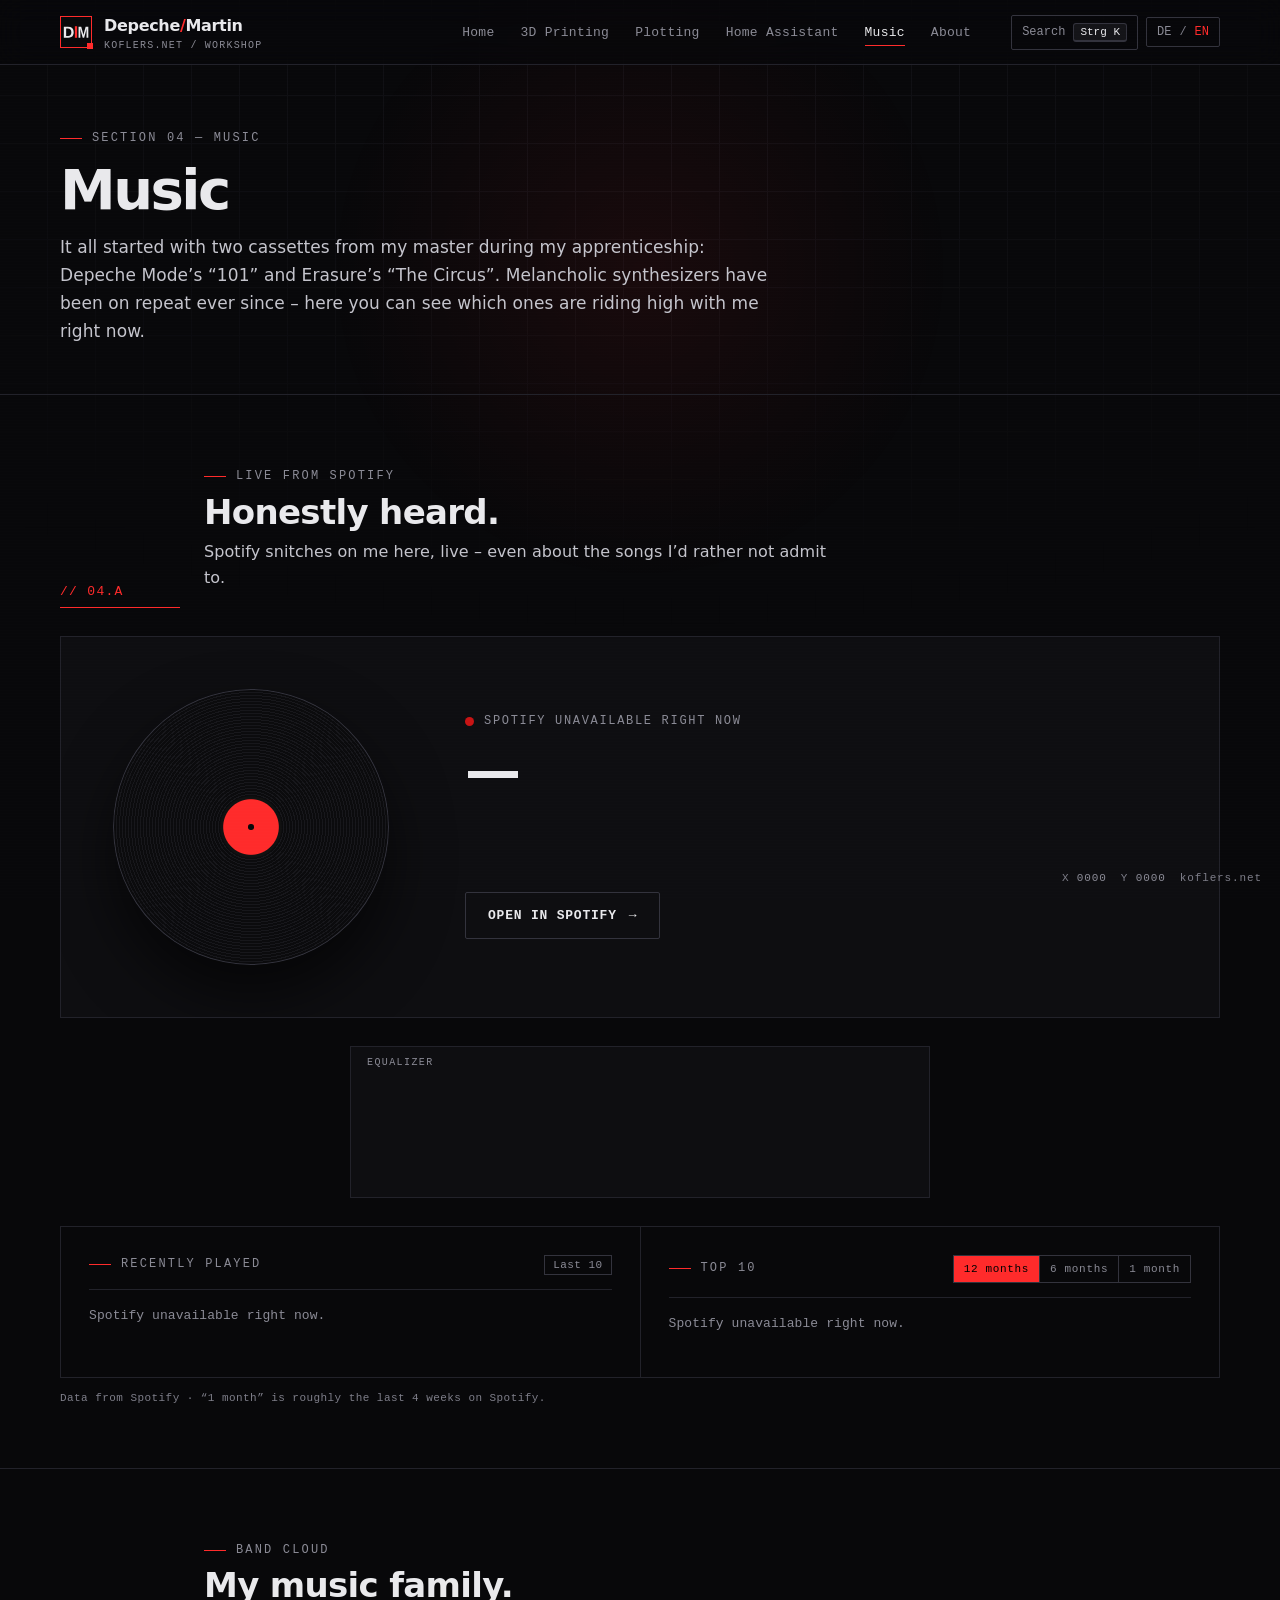
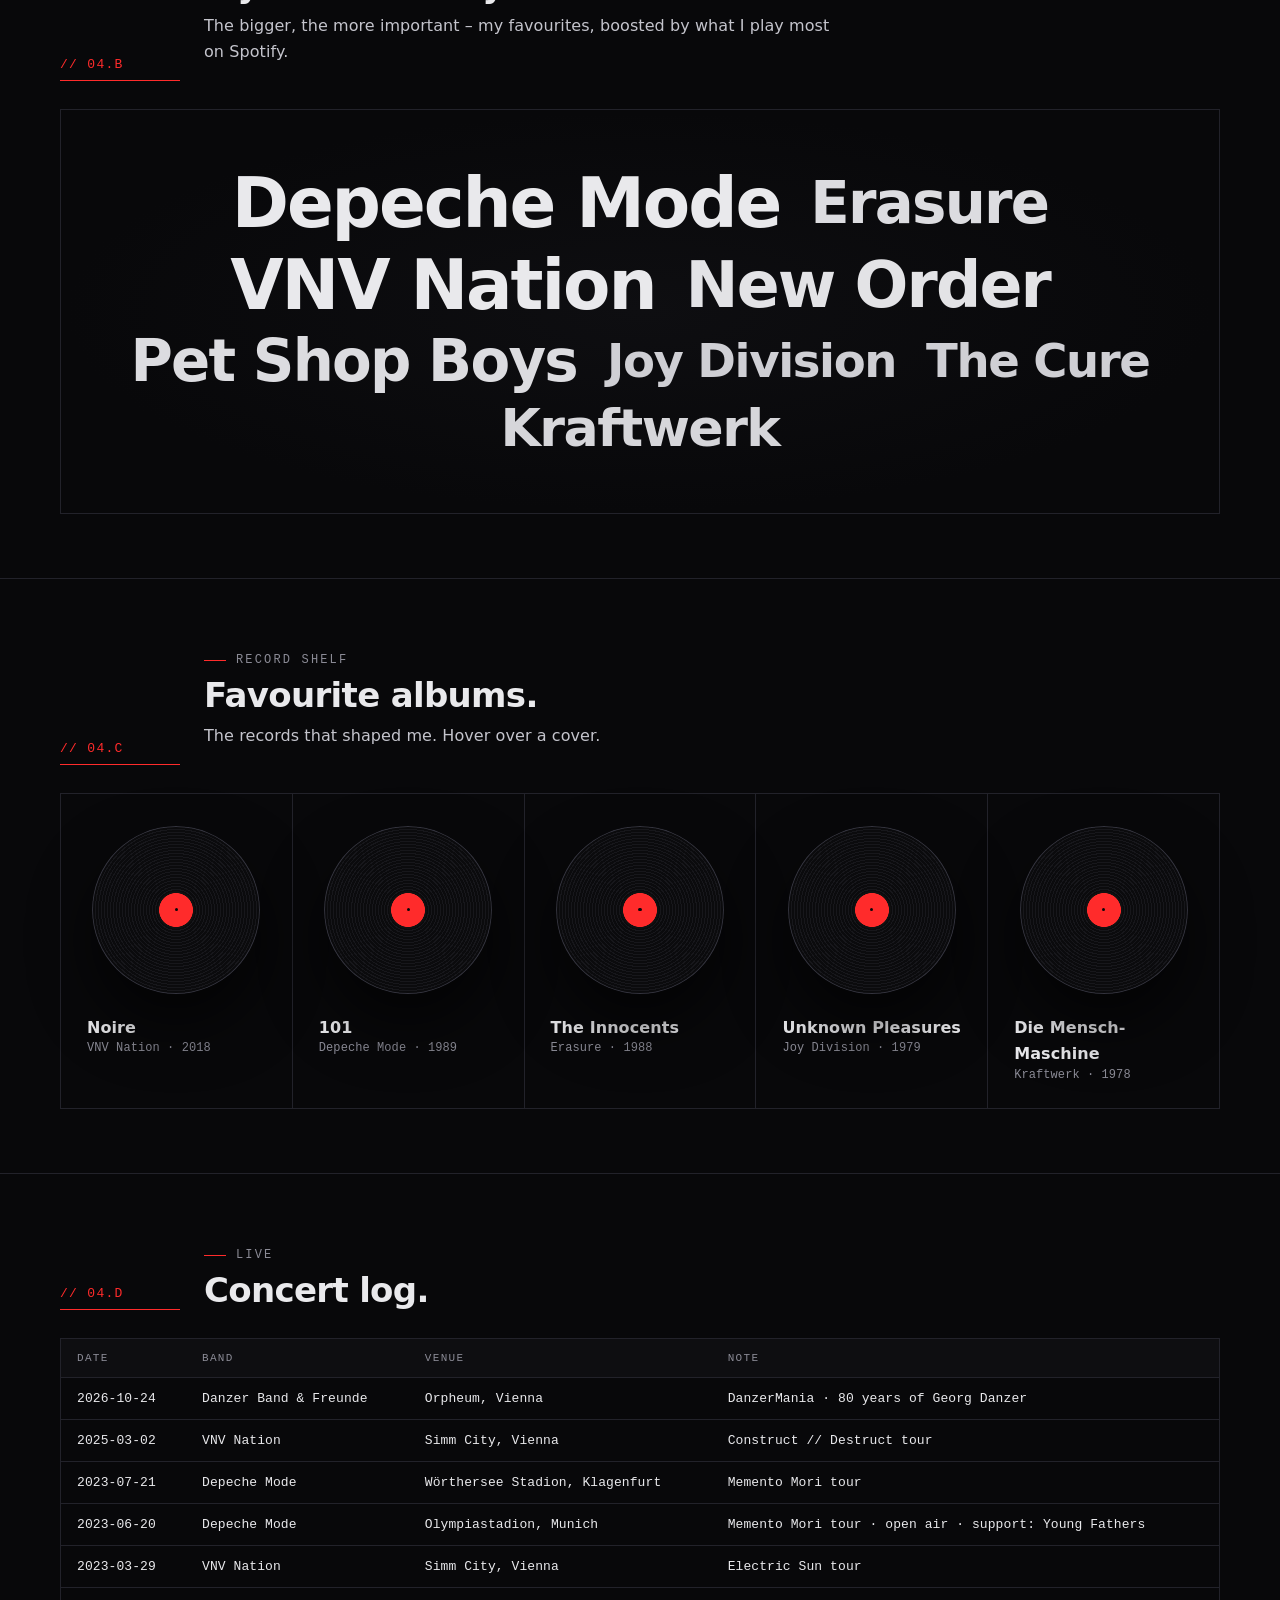
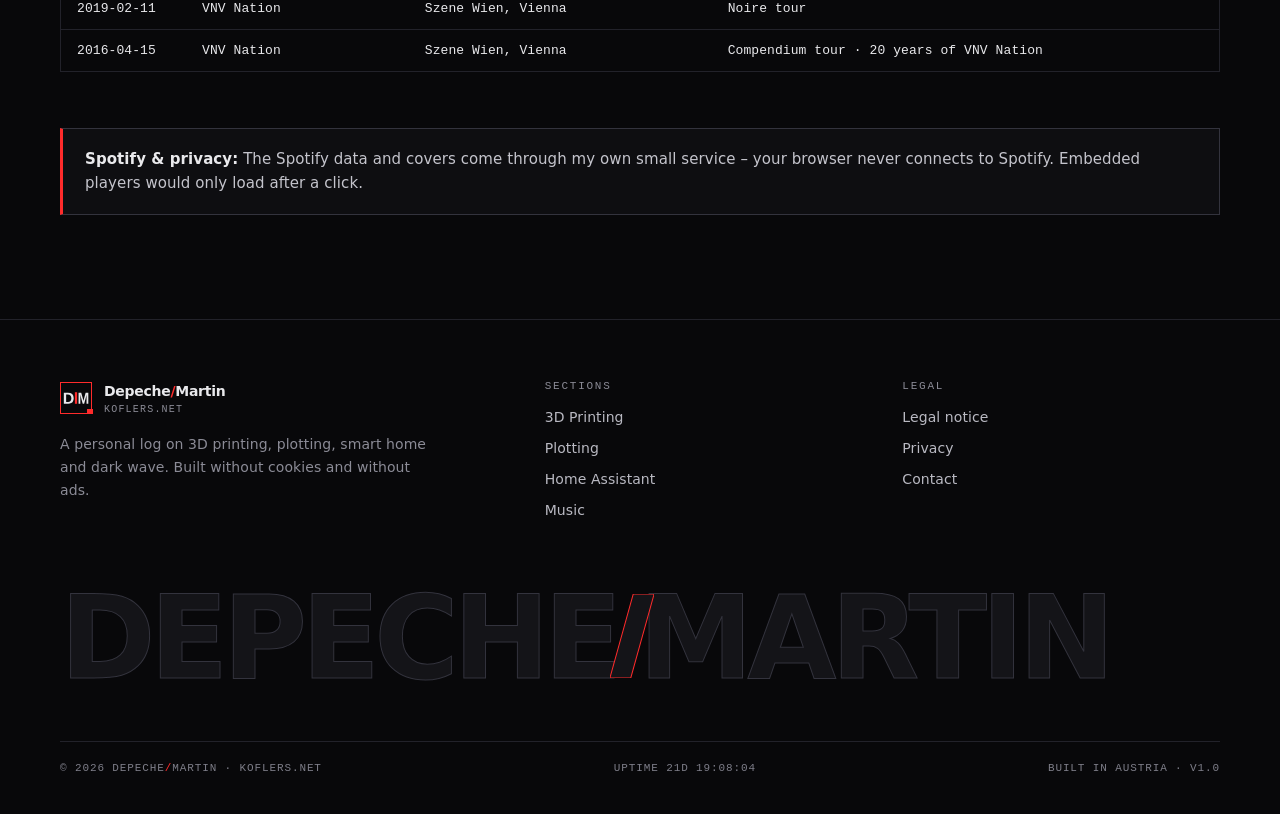
<file: musik.html>
<!DOCTYPE html>
<html lang="de" class="no-js" data-title-de="Musik – DepecheMartin" data-title-en="Music – DepecheMartin">
<head>
<meta charset="utf-8">
<meta name="viewport" content="width=device-width, initial-scale=1">
<meta http-equiv="Content-Security-Policy" content="default-src 'self'; script-src 'self' https://static.cloudflareinsights.com 'sha256-bdw2CzbdW4ozfR57Zptu7N3LbOei5cBr4UGm6DSnkKo=' 'sha256-kprFqNqU0YVQONhhR51LvdhlnAlQfDSn86SLrHWKnIw='; style-src 'self' 'unsafe-inline'; img-src 'self' data: https://koflers-spotify.mk-ee6.workers.dev; connect-src 'self' https://cloudflareinsights.com https://koflers-spotify.mk-ee6.workers.dev wss://koflers-spotify.mk-ee6.workers.dev; object-src 'none'; base-uri 'self'; form-action 'self'">
<meta name="referrer" content="strict-origin-when-cross-origin">
<link rel="canonical" href="https://koflers.net/musik.html">
<title>Musik – DepecheMartin</title>
<meta name="description" content="Was bei DepecheMartin gerade läuft: Spotify live, Lieblingsbands und die Platten, die ihn geprägt haben.">
<meta name="theme-color" content="#08080a">
<meta property="og:title" content="Musik – DepecheMartin">
<meta property="og:description" content="Dark Wave, Synth-Pop und Post-Punk: Depeche Mode, VNV Nation, Pet Shop Boys, New Order, Joy Division.">
<meta property="og:type" content="website">
<link rel="icon" href="assets/favicon.svg" type="image/svg+xml">
<link rel="manifest" href="/manifest.webmanifest">
<link rel="apple-touch-icon" href="/assets/icons/apple-touch-icon.png">
<meta name="mobile-web-app-capable" content="yes">
<link rel="stylesheet" href="assets/css/style.css">
<script>(function(d){d.classList.remove("no-js");try{var l=localStorage.getItem("km-lang");if(l)d.lang=l;else if(!/^de/i.test(navigator.language||"de"))d.lang="en";}catch(e){}})(document.documentElement);</script>
<script src="assets/js/main.js" defer></script>
<script src="assets/js/spotify.js" defer></script>
</head>
<body>

<a class="skip-link" href="#main"><span data-l="de">Zum Inhalt</span><span data-l="en">Skip to content</span></a>
<div class="bg-grid" aria-hidden="true"></div>
<div class="bg-spot" aria-hidden="true"></div>
<div class="bg-scan" aria-hidden="true"></div>
<header class="site-header">
  <div class="wrap">
    <a class="logo" href="index.html">
      <span class="logo-mark"><svg viewBox="0 0 100 100" aria-hidden="true" focusable="false"><path fill="#e9e9ec" d="M42.84 50.45Q42.84 55.82 40.73 59.83Q38.63 63.84 34.78 65.96Q30.94 68.08 25.97 68.08H11.96V33.34H24.5Q33.25 33.34 38.04 37.76Q42.84 42.19 42.84 50.45ZM35.53 50.45Q35.53 44.85 32.63 41.9Q29.73 38.96 24.35 38.96H19.21V62.46H25.36Q30.03 62.46 32.78 59.23Q35.53 56 35.53 50.45Z"/><path fill="#e9e9ec" d="M82.91 68.08V47.02Q82.91 46.31 82.92 45.59Q82.93 44.88 83.12 39.45Q81.61 46.08 80.88 48.7L75.47 68.08H70.99L65.58 48.7L63.3 39.45Q63.55 45.17 63.55 47.02V68.08H57.97V33.34H66.39L71.76 52.77L72.23 54.64L73.25 59.3L74.59 53.73L80.11 33.34H88.49V68.08Z"/><path fill="#ff2b2b" d="M46.47 31.92H53.53V68.08H46.47Z"/></svg></span>
      <span>Depeche<span class="slash">/</span>Martin<small>koflers.net / <span data-l="de">werkstatt</span><span data-l="en">workshop</span></small></span>
    </a>
    <nav class="nav" aria-label="Hauptnavigation"><a href="index.html"><span data-l="de">Start</span><span data-l="en">Home</span></a><a href="3d-druck.html"><span data-l="de">3D-Druck</span><span data-l="en">3D Printing</span></a><a href="plotten.html"><span data-l="de">Plotten</span><span data-l="en">Plotting</span></a><a href="home-assistant.html"><span data-l="de">Home Assistant</span><span data-l="en">Home Assistant</span></a><a href="musik.html" aria-current="page"><span data-l="de">Musik</span><span data-l="en">Music</span></a><a href="ueber.html"><span data-l="de">Über mich</span><span data-l="en">About</span></a></nav>
    <div class="tools">
      <button class="btn-ghost cmd-btn" type="button" aria-label="Suche / Befehle"><span class="lbl"><span data-l="de">Suche</span><span data-l="en">Search</span></span> <kbd>Strg K</kbd></button>
      <button class="btn-ghost lang-toggle" type="button" aria-label="DE / EN – Sprache wechseln / switch language"><span class="de">DE</span><span class="sep">/</span><span class="en">EN</span></button>
      <button class="btn-ghost menu-btn" type="button" aria-expanded="false" aria-label="Menü">☰</button>
    </div>
  </div>
</header>
<main id="main" class="compact">

<section class="page-hero">
  <div class="wrap">
    <span class="kicker rv"><span data-l="de">Bereich 04 — Musik</span><span data-l="en">Section 04 — Music</span></span>
    <h1 class="glitch rv d1" data-text="Musik"><span data-l="de">Musik</span><span data-l="en">Music</span></h1>
    <p class="lead rv d2"><span data-l="de">Angefangen hat alles mit zwei Kassetten von meinem Lehrherrn: „101“ von Depeche Mode und „The Circus“ von Erasure. Seitdem laufen bei mir melancholische Synthesizer in Dauerschleife – hier siehst du, welche bei mir gerade hoch im Kurs stehen.</span><span data-l="en">It all started with two cassettes from my master during my apprenticeship: Depeche Mode’s “101” and Erasure’s “The Circus”. Melancholic synthesizers have been on repeat ever since – here you can see which ones are riding high with me right now.</span></p>
  </div>
</section>
<section class="sp" data-api="https://koflers-spotify.mk-ee6.workers.dev">
  <div class="wrap">
    <div class="sec-head">
  <div class="idx rv">// 04.A</div>
  <div><span class="kicker rv"><span data-l="de">Live aus Spotify</span><span data-l="en">Live from Spotify</span></span><h2 class="rv d1" style="margin-top:14px"><span data-l="de">Ehrlich gehört.</span><span data-l="en">Honestly heard.</span></h2><p class="rv d2"><span data-l="de">Spotify verpetzt mich hier live – auch bei den Songs, die ich lieber nicht zugeben würde.</span><span data-l="en">Spotify snitches on me here, live – even about the songs I’d rather not admit to.</span></p></div>
</div>

    <div class="sp-now rv" data-state="loading">
      <div class="sp-now-art">
        <div class="vinyl" aria-hidden="true"></div>
        <img class="sp-cover" alt="" hidden>
      </div>
      <div class="sp-now-info">
        <span class="sp-status"><i></i><span class="sp-status-txt"><span data-l="de">Verbinde mit Spotify …</span><span data-l="en">Connecting to Spotify …</span></span></span>
        <h3 class="sp-title">—</h3>
        <div class="sp-artist">&nbsp;</div>
        <div class="sp-album">&nbsp;</div>
        <div class="sp-progress" hidden><div class="sp-bar"><span></span></div><div class="sp-time"><span class="sp-cur">0:00</span><span class="sp-dur">0:00</span></div></div>
        <a class="btn outline sp-open" href="https://open.spotify.com" target="_blank" rel="noopener" hidden><span data-l="de">In Spotify öffnen</span><span data-l="en">Open in Spotify</span></a>
      </div>
    </div>

    <div class="wave-box rv">
      <span class="lbl"><span data-l="de">Equalizer</span><span data-l="en">Equalizer</span></span>
      <canvas class="eq" aria-hidden="true"></canvas>
    </div>

    <div class="grid g2">
      <div class="sp-panel rv">
        <div class="sp-panel-head">
          <span class="kicker"><span data-l="de">Zuletzt gehört</span><span data-l="en">Recently played</span></span>
          <span class="tag"><span data-l="de">Letzte 10</span><span data-l="en">Last 10</span></span>
        </div>
        <ol class="sp-list" data-list="recent"><li class="sp-empty"><span data-l="de">Lade …</span><span data-l="en">Loading …</span></li></ol>
      </div>
      <div class="sp-panel rv d1">
        <div class="sp-panel-head">
          <span class="kicker">Top 10</span>
          <div class="sp-seg" role="tablist" aria-label="Zeitraum / period">
            <button type="button" role="tab" data-range="long" aria-selected="true"><span data-l="de">12 Monate</span><span data-l="en">12 months</span></button>
            <button type="button" role="tab" data-range="medium" aria-selected="false"><span data-l="de">6 Monate</span><span data-l="en">6 months</span></button>
            <button type="button" role="tab" data-range="short" aria-selected="false"><span data-l="de">1 Monat</span><span data-l="en">1 month</span></button>
          </div>
        </div>
        <ol class="sp-list ranked" data-list="top"><li class="sp-empty"><span data-l="de">Lade …</span><span data-l="en">Loading …</span></li></ol>
      </div>
    </div>
    <p class="sp-credit"><span data-l="de">Daten von</span><span data-l="en">Data from</span> Spotify · <span data-l="de">„1 Monat“ entspricht bei Spotify etwa den letzten 4 Wochen.</span><span data-l="en">“1 month” is roughly the last 4 weeks on Spotify.</span></p>
  </div>
</section>
<section>
  <div class="wrap">
    <div class="sec-head">
  <div class="idx rv">// 04.B</div>
  <div><span class="kicker rv"><span data-l="de">Band-Cloud</span><span data-l="en">Band cloud</span></span><h2 class="rv d1" style="margin-top:14px"><span data-l="de">Meine Musik-Familie.</span><span data-l="en">My music family.</span></h2><p class="rv d2"><span data-l="de">Je größer, desto wichtiger – meine Lieblinge, verstärkt durch das, was ich bei Spotify am meisten höre.</span><span data-l="en">The bigger, the more important – my favourites, boosted by what I play most on Spotify.</span></p></div>
</div>
    <div class="cloud rv" aria-label="Band-Cloud">
      <span style="--w:10">Depeche Mode</span><span style="--w:8">Erasure</span><span style="--w:10">VNV Nation</span><span style="--w:9">New Order</span><span style="--w:8">Pet Shop Boys</span><span style="--w:6">Joy Division</span><span style="--w:6">The Cure</span><span style="--w:7">Kraftwerk</span>
    </div>
  </div>
</section>
<section>
  <div class="wrap">
    <div class="sec-head">
  <div class="idx rv">// 04.C</div>
  <div><span class="kicker rv"><span data-l="de">Plattenregal</span><span data-l="en">Record shelf</span></span><h2 class="rv d1" style="margin-top:14px"><span data-l="de">Lieblingsalben.</span><span data-l="en">Favourite albums.</span></h2><p class="rv d2"><span data-l="de">Die Platten, die mich geprägt haben. Hover über ein Cover.</span><span data-l="en">The records that shaped me. Hover over a cover.</span></p></div>
</div>
    <div class="grid g5 albums"><a class="album rv d0" data-q="album:Noire artist:&quot;VNV Nation&quot;" href="https://open.spotify.com/search/VNV%20Nation%20Noire" target="_blank" rel="noopener">
  <div class="album-art"><div class="vinyl" aria-hidden="true"></div><img class="album-cover" alt="" hidden></div>
  <div><div class="t">Noire</div><div class="a">VNV Nation · 2018</div></div>
</a><a class="album rv d1" data-q="album:101 artist:&quot;Depeche Mode&quot;" href="https://open.spotify.com/search/Depeche%20Mode%20101" target="_blank" rel="noopener">
  <div class="album-art"><div class="vinyl" aria-hidden="true"></div><img class="album-cover" alt="" hidden></div>
  <div><div class="t">101</div><div class="a">Depeche Mode · 1989</div></div>
</a><a class="album rv d2" data-q="album:&quot;The Innocents&quot; artist:Erasure" href="https://open.spotify.com/search/Erasure%20The%20Innocents" target="_blank" rel="noopener">
  <div class="album-art"><div class="vinyl" aria-hidden="true"></div><img class="album-cover" alt="" hidden></div>
  <div><div class="t">The Innocents</div><div class="a">Erasure · 1988</div></div>
</a><a class="album rv d0" data-q="album:&quot;Unknown Pleasures&quot; artist:&quot;Joy Division&quot;" href="https://open.spotify.com/search/Joy%20Division%20Unknown%20Pleasures" target="_blank" rel="noopener">
  <div class="album-art"><div class="vinyl" aria-hidden="true"></div><img class="album-cover" alt="" hidden></div>
  <div><div class="t">Unknown Pleasures</div><div class="a">Joy Division · 1979</div></div>
</a><a class="album rv d1" data-q="album:&quot;Die Mensch-Maschine&quot; artist:Kraftwerk" href="https://open.spotify.com/search/Kraftwerk%20Die%20Mensch-Maschine" target="_blank" rel="noopener">
  <div class="album-art"><div class="vinyl" aria-hidden="true"></div><img class="album-cover" alt="" hidden></div>
  <div><div class="t">Die Mensch-Maschine</div><div class="a">Kraftwerk · 1978</div></div>
</a></div>
  </div>
</section>
<section>
  <div class="wrap">
    <div class="sec-head">
  <div class="idx rv">// 04.D</div>
  <div><span class="kicker rv"><span data-l="de">Live</span><span data-l="en">Live</span></span><h2 class="rv d1" style="margin-top:14px"><span data-l="de">Konzert-Logbuch.</span><span data-l="en">Concert log.</span></h2></div>
</div>
    <div class="table-wrap rv">
      <table>
        <thead><tr><th><span data-l="de">Datum</span><span data-l="en">Date</span></th><th>Band</th><th><span data-l="de">Ort</span><span data-l="en">Venue</span></th><th><span data-l="de">Notiz</span><span data-l="en">Note</span></th></tr></thead>
        <tbody>
          <tr><td>2026-10-24</td><td>Danzer Band &amp; Freunde</td><td><span data-l="de">Orpheum Wien</span><span data-l="en">Orpheum, Vienna</span></td><td><span data-l="de">DanzerMania · 80 Jahre Georg Danzer</span><span data-l="en">DanzerMania · 80 years of Georg Danzer</span></td></tr>
          <tr><td>2025-03-02</td><td>VNV Nation</td><td><span data-l="de">Simm City, Wien</span><span data-l="en">Simm City, Vienna</span></td><td><span data-l="de">Construct // Destruct Tour</span><span data-l="en">Construct // Destruct tour</span></td></tr>
          <tr><td>2023-07-21</td><td>Depeche Mode</td><td>Wörthersee Stadion, Klagenfurt</td><td><span data-l="de">Memento Mori Tour</span><span data-l="en">Memento Mori tour</span></td></tr>
          <tr><td>2023-06-20</td><td>Depeche Mode</td><td><span data-l="de">Olympiastadion, München</span><span data-l="en">Olympiastadion, Munich</span></td><td><span data-l="de">Memento Mori Tour · Open Air · Vorband: Young Fathers</span><span data-l="en">Memento Mori tour · open air · support: Young Fathers</span></td></tr>
          <tr><td>2023-03-29</td><td>VNV Nation</td><td><span data-l="de">Simm City, Wien</span><span data-l="en">Simm City, Vienna</span></td><td><span data-l="de">Electric Sun Tour</span><span data-l="en">Electric Sun tour</span></td></tr>
          <tr><td>2019-02-11</td><td>VNV Nation</td><td><span data-l="de">Szene Wien</span><span data-l="en">Szene Wien, Vienna</span></td><td><span data-l="de">Noire Tour</span><span data-l="en">Noire tour</span></td></tr>
          <tr><td>2016-04-15</td><td>VNV Nation</td><td><span data-l="de">Szene Wien</span><span data-l="en">Szene Wien, Vienna</span></td><td><span data-l="de">Compendium Tour · 20 Jahre VNV Nation</span><span data-l="en">Compendium tour · 20 years of VNV Nation</span></td></tr>
        </tbody>
      </table>
    </div>
    <div class="notice rv mt-l"><p><span data-l="de"><strong>Spotify &amp; Datenschutz:</strong> Die Spotify-Daten und Cover kommen über meinen eigenen kleinen Dienst – dein Browser verbindet sich dabei nicht mit Spotify. Eingebettete Player würden erst nach einem Klick laden.</span><span data-l="en"><strong>Spotify &amp; privacy:</strong> The Spotify data and covers come through my own small service – your browser never connects to Spotify. Embedded players would only load after a click.</span></p></div>
  </div>
</section>

</main>

<footer class="site-footer">
  <div class="wrap">
    <div class="cols">
      <div>
        <div class="logo"><span class="logo-mark"><svg viewBox="0 0 100 100" aria-hidden="true" focusable="false"><path fill="#e9e9ec" d="M42.84 50.45Q42.84 55.82 40.73 59.83Q38.63 63.84 34.78 65.96Q30.94 68.08 25.97 68.08H11.96V33.34H24.5Q33.25 33.34 38.04 37.76Q42.84 42.19 42.84 50.45ZM35.53 50.45Q35.53 44.85 32.63 41.9Q29.73 38.96 24.35 38.96H19.21V62.46H25.36Q30.03 62.46 32.78 59.23Q35.53 56 35.53 50.45Z"/><path fill="#e9e9ec" d="M82.91 68.08V47.02Q82.91 46.31 82.92 45.59Q82.93 44.88 83.12 39.45Q81.61 46.08 80.88 48.7L75.47 68.08H70.99L65.58 48.7L63.3 39.45Q63.55 45.17 63.55 47.02V68.08H57.97V33.34H66.39L71.76 52.77L72.23 54.64L73.25 59.3L74.59 53.73L80.11 33.34H88.49V68.08Z"/><path fill="#ff2b2b" d="M46.47 31.92H53.53V68.08H46.47Z"/></svg></span><span>Depeche<span class="slash">/</span>Martin<small>koflers.net</small></span></div>
        <p class="muted" style="margin-top:18px;max-width:380px"><span data-l="de">Ein persönliches Logbuch über 3D-Druck, Plotten, Smart Home und Dark Wave. Gebaut ohne Cookies und ohne Werbung.</span><span data-l="en">A personal log on 3D printing, plotting, smart home and dark wave. Built without cookies and without ads.</span></p>
      </div>
      <div>
        <h2 class="foot-h"><span data-l="de">Bereiche</span><span data-l="en">Sections</span></h2>
        <ul><li><a href="3d-druck.html"><span data-l="de">3D-Druck</span><span data-l="en">3D Printing</span></a></li><li><a href="plotten.html"><span data-l="de">Plotten</span><span data-l="en">Plotting</span></a></li><li><a href="home-assistant.html"><span data-l="de">Home Assistant</span><span data-l="en">Home Assistant</span></a></li><li><a href="musik.html"><span data-l="de">Musik</span><span data-l="en">Music</span></a></li></ul>
      </div>
      <div>
        <h2 class="foot-h"><span data-l="de">Rechtliches</span><span data-l="en">Legal</span></h2>
        <ul>
          <li><a href="impressum.html"><span data-l="de">Impressum / Offenlegung</span><span data-l="en">Legal notice</span></a></li>
          <li><a href="datenschutz.html"><span data-l="de">Datenschutz</span><span data-l="en">Privacy</span></a></li>
          <li><a href="ueber.html#kontakt"><span data-l="de">Kontakt</span><span data-l="en">Contact</span></a></li>
        </ul>
      </div>
    </div>
    <div class="big" aria-hidden="true" data-a="DEPECHE" data-b="MARTIN"><i class="bs"></i></div>
    <div class="bottom">
      <span>© 2026 Depeche<span class="slash">/</span>Martin · koflers.net</span>
      <span>Uptime <span id="uptime" data-since="2026-11-13">—</span></span>
      <span><span data-l="de">Gebaut in Österreich</span><span data-l="en">Built in Austria</span> · v1.0</span>
    </div>
  </div>
</footer>
<div class="readout" aria-hidden="true"><span>X <b id="rx">0000</b></span><span>Y <b id="ry">0000</b></span><span>koflers.net</span></div>
<div class="cmdk" role="dialog" aria-modal="true" aria-label="Befehlspalette">
  <div class="cmdk-box">
    <div class="cmdk-in"><span>&gt;_</span><input type="text" autocomplete="off" spellcheck="false" data-ph-de="Seite oder Befehl suchen …" data-ph-en="Search page or command …"></div>
    <ul></ul>
    <div class="cmdk-foot"><span><kbd>↑</kbd> <kbd>↓</kbd> <span data-l="de">wählen</span><span data-l="en">select</span></span><span><kbd>↵</kbd> <span data-l="de">öffnen</span><span data-l="en">open</span></span><span><kbd>Esc</kbd> <span data-l="de">schließen</span><span data-l="en">close</span></span></div>
  </div>
</div>
<!-- Cloudflare Web Analytics --><script type="module" src="https://static.cloudflareinsights.com/beacon.min.js" data-cf-beacon='{"token": "2f2255a091ef4c6ebec43378722c1739"}'></script><!-- End Cloudflare Web Analytics -->
</body>
</html>
</file>
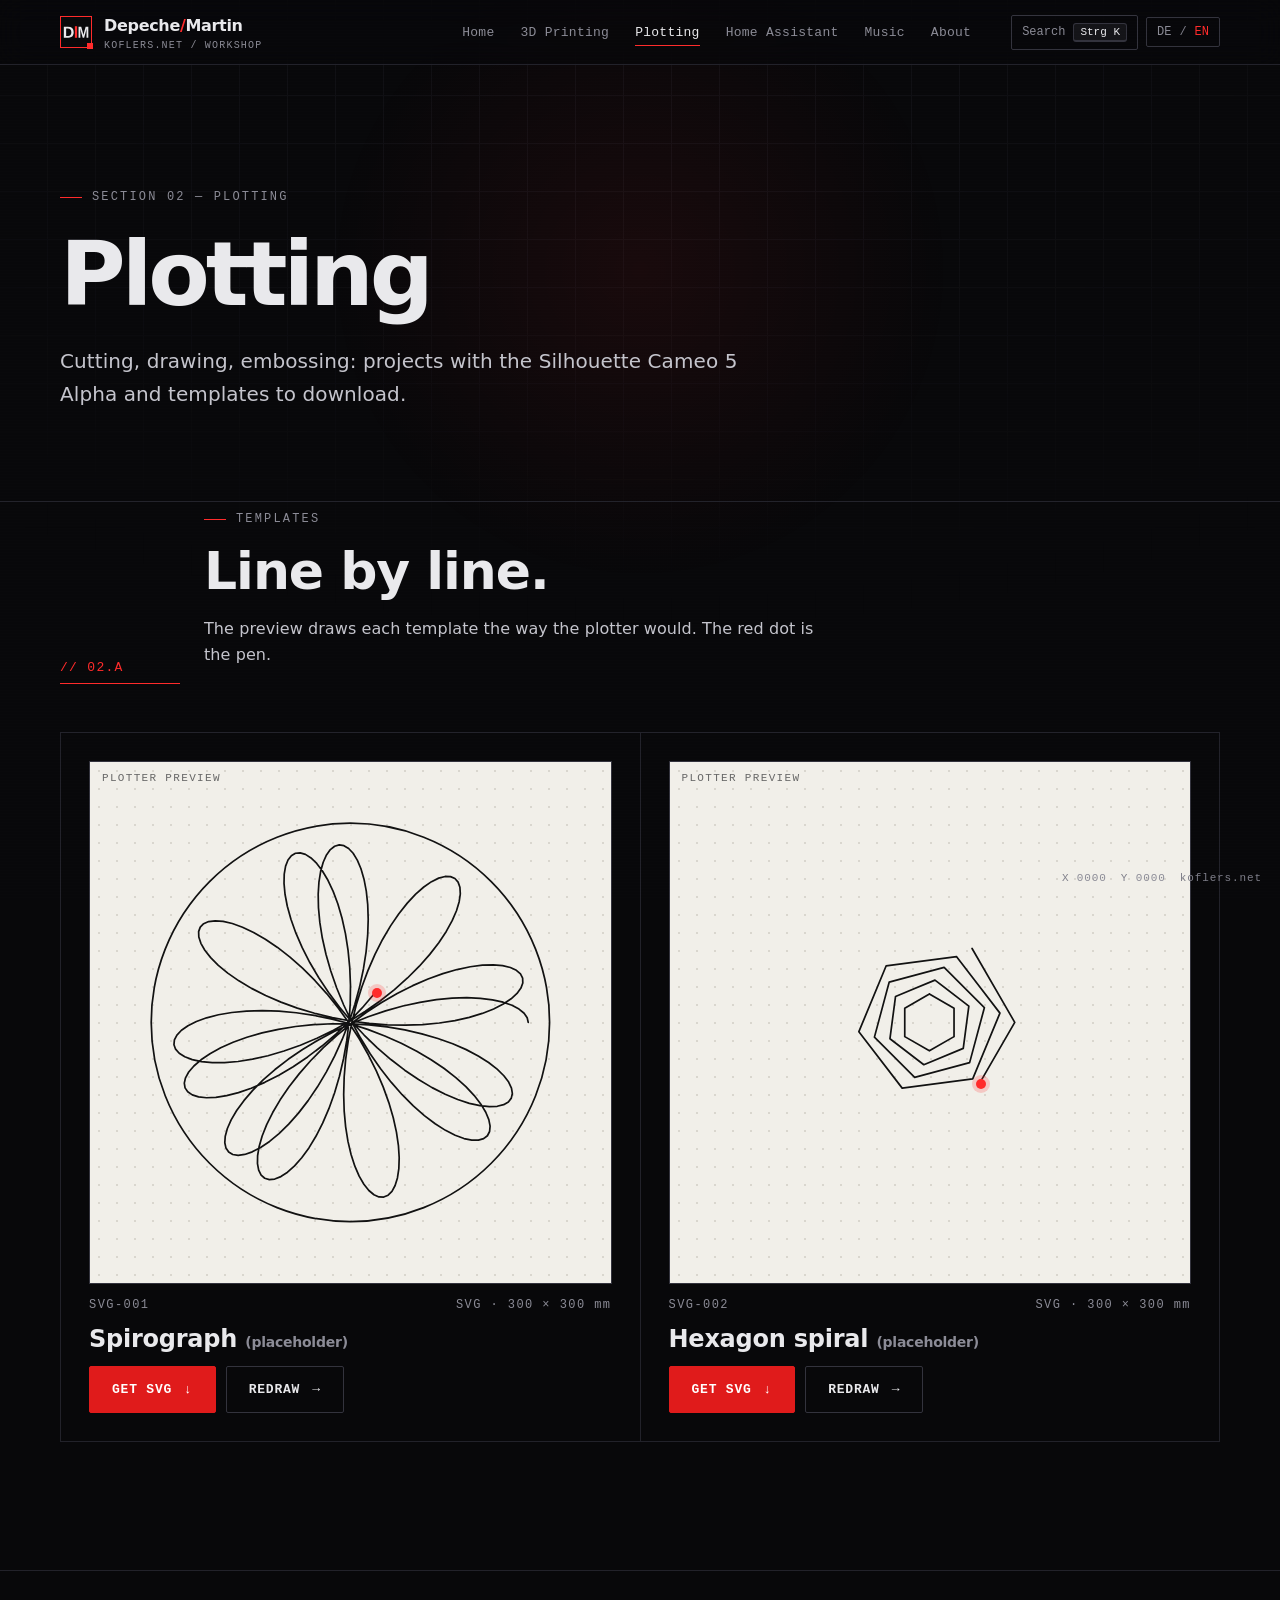
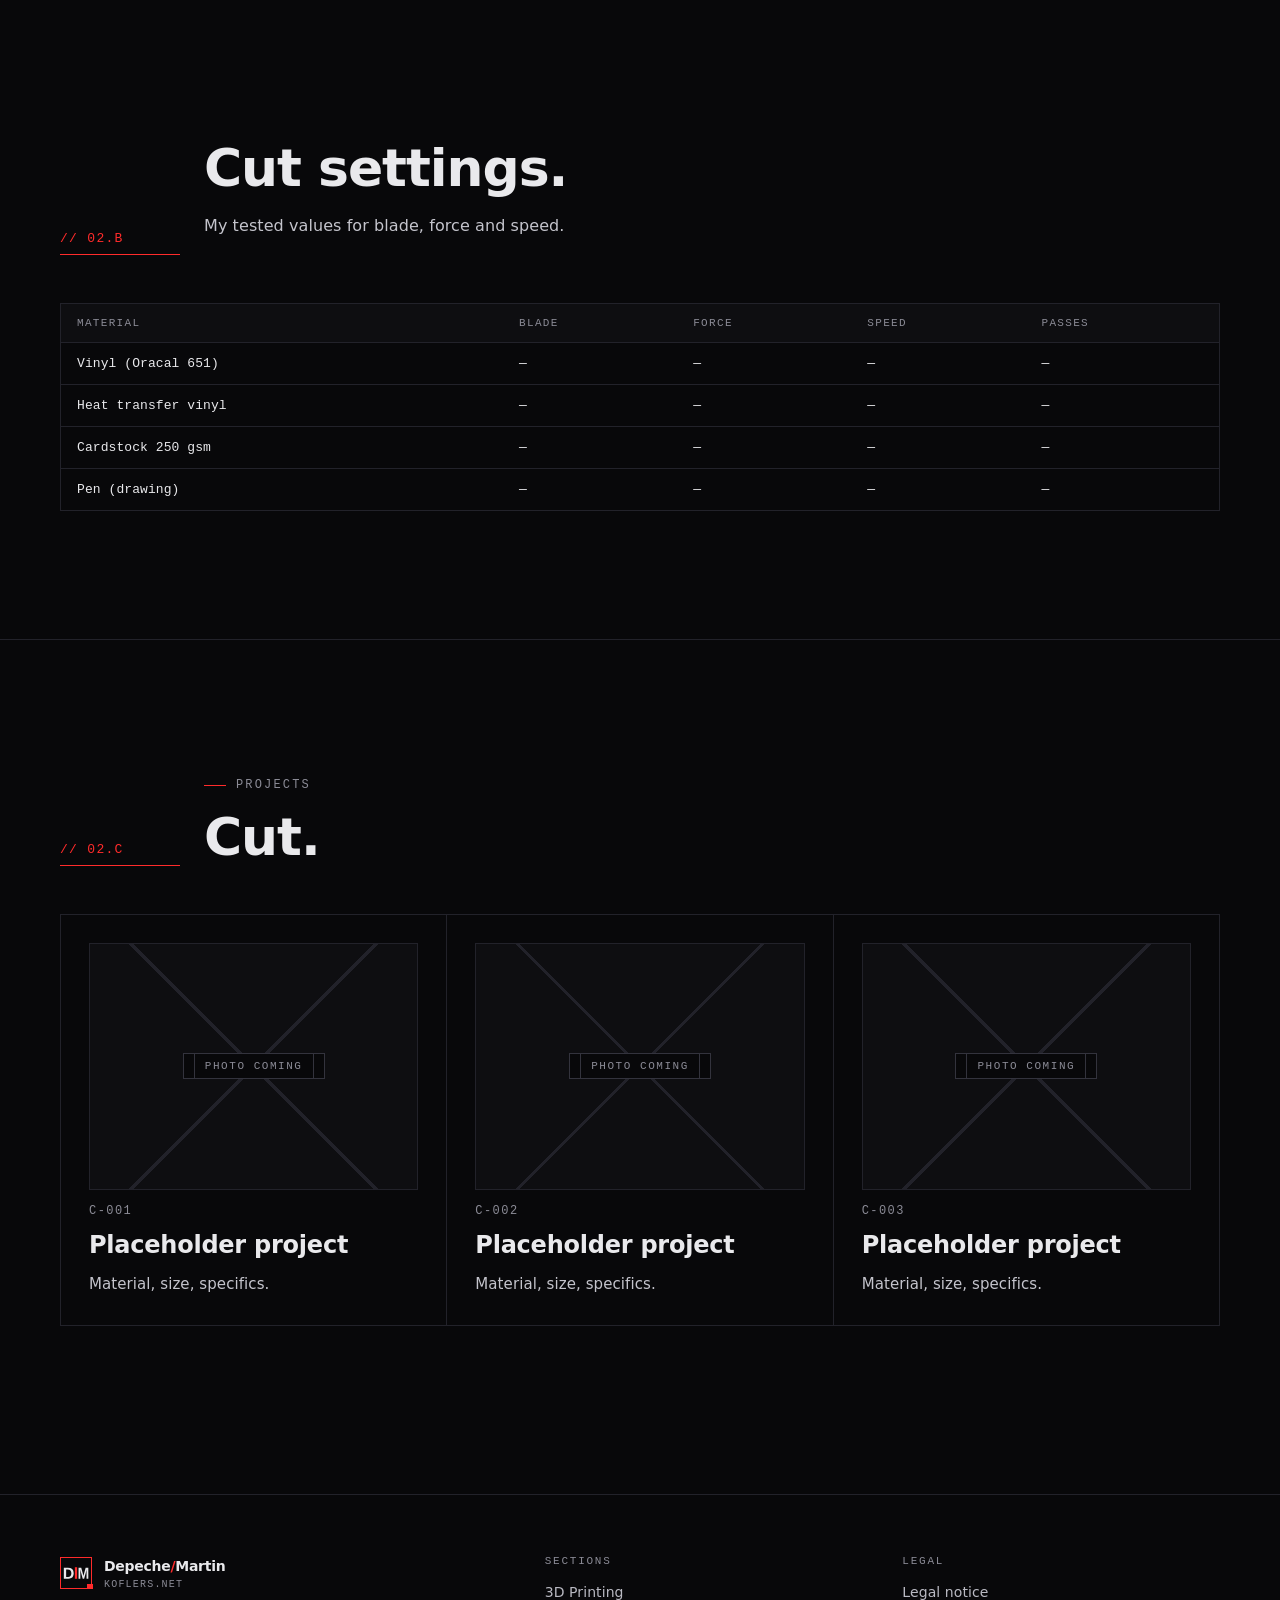
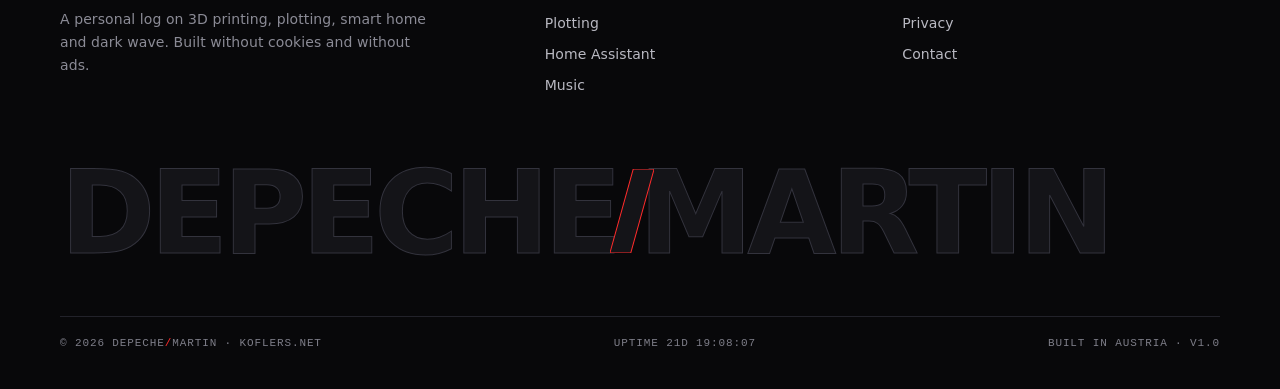
<file: plotten.html>
<!DOCTYPE html>
<html lang="de" class="no-js" data-title-de="Plotten – DepecheMartin" data-title-en="Plotting – DepecheMartin">
<head>
<meta charset="utf-8">
<meta name="viewport" content="width=device-width, initial-scale=1">
<meta http-equiv="Content-Security-Policy" content="default-src 'self'; script-src 'self' https://static.cloudflareinsights.com 'sha256-bdw2CzbdW4ozfR57Zptu7N3LbOei5cBr4UGm6DSnkKo=' 'sha256-kprFqNqU0YVQONhhR51LvdhlnAlQfDSn86SLrHWKnIw='; style-src 'self' 'unsafe-inline'; img-src 'self' data: https://koflers-spotify.mk-ee6.workers.dev; connect-src 'self' https://cloudflareinsights.com https://koflers-spotify.mk-ee6.workers.dev wss://koflers-spotify.mk-ee6.workers.dev; object-src 'none'; base-uri 'self'; form-action 'self'">
<meta name="referrer" content="strict-origin-when-cross-origin">
<link rel="canonical" href="https://koflers.net/plotten.html">
<title>Plotten – DepecheMartin</title>
<meta name="description" content="Plotten mit dem Silhouette Cameo 5 Alpha: Projekte, Materialeinstellungen und SVG-Vorlagen.">
<meta name="theme-color" content="#08080a">
<meta property="og:title" content="Plotten – DepecheMartin">
<meta property="og:description" content="Plotten mit dem Silhouette Cameo 5 Alpha: Projekte, Materialeinstellungen und SVG-Vorlagen.">
<meta property="og:type" content="website">
<link rel="icon" href="assets/favicon.svg" type="image/svg+xml">
<link rel="manifest" href="/manifest.webmanifest">
<link rel="apple-touch-icon" href="/assets/icons/apple-touch-icon.png">
<meta name="mobile-web-app-capable" content="yes">
<link rel="stylesheet" href="assets/css/style.css">
<script>(function(d){d.classList.remove("no-js");try{var l=localStorage.getItem("km-lang");if(l)d.lang=l;else if(!/^de/i.test(navigator.language||"de"))d.lang="en";}catch(e){}})(document.documentElement);</script>
<script src="assets/js/main.js" defer></script>
</head>
<body>

<a class="skip-link" href="#main"><span data-l="de">Zum Inhalt</span><span data-l="en">Skip to content</span></a>
<div class="bg-grid" aria-hidden="true"></div>
<div class="bg-spot" aria-hidden="true"></div>
<div class="bg-scan" aria-hidden="true"></div>
<header class="site-header">
  <div class="wrap">
    <a class="logo" href="index.html">
      <span class="logo-mark"><svg viewBox="0 0 100 100" aria-hidden="true" focusable="false"><path fill="#e9e9ec" d="M42.84 50.45Q42.84 55.82 40.73 59.83Q38.63 63.84 34.78 65.96Q30.94 68.08 25.97 68.08H11.96V33.34H24.5Q33.25 33.34 38.04 37.76Q42.84 42.19 42.84 50.45ZM35.53 50.45Q35.53 44.85 32.63 41.9Q29.73 38.96 24.35 38.96H19.21V62.46H25.36Q30.03 62.46 32.78 59.23Q35.53 56 35.53 50.45Z"/><path fill="#e9e9ec" d="M82.91 68.08V47.02Q82.91 46.31 82.92 45.59Q82.93 44.88 83.12 39.45Q81.61 46.08 80.88 48.7L75.47 68.08H70.99L65.58 48.7L63.3 39.45Q63.55 45.17 63.55 47.02V68.08H57.97V33.34H66.39L71.76 52.77L72.23 54.64L73.25 59.3L74.59 53.73L80.11 33.34H88.49V68.08Z"/><path fill="#ff2b2b" d="M46.47 31.92H53.53V68.08H46.47Z"/></svg></span>
      <span>Depeche<span class="slash">/</span>Martin<small>koflers.net / <span data-l="de">werkstatt</span><span data-l="en">workshop</span></small></span>
    </a>
    <nav class="nav" aria-label="Hauptnavigation"><a href="index.html"><span data-l="de">Start</span><span data-l="en">Home</span></a><a href="3d-druck.html"><span data-l="de">3D-Druck</span><span data-l="en">3D Printing</span></a><a href="plotten.html" aria-current="page"><span data-l="de">Plotten</span><span data-l="en">Plotting</span></a><a href="home-assistant.html"><span data-l="de">Home Assistant</span><span data-l="en">Home Assistant</span></a><a href="musik.html"><span data-l="de">Musik</span><span data-l="en">Music</span></a><a href="ueber.html"><span data-l="de">Über mich</span><span data-l="en">About</span></a></nav>
    <div class="tools">
      <button class="btn-ghost cmd-btn" type="button" aria-label="Suche / Befehle"><span class="lbl"><span data-l="de">Suche</span><span data-l="en">Search</span></span> <kbd>Strg K</kbd></button>
      <button class="btn-ghost lang-toggle" type="button" aria-label="DE / EN – Sprache wechseln / switch language"><span class="de">DE</span><span class="sep">/</span><span class="en">EN</span></button>
      <button class="btn-ghost menu-btn" type="button" aria-expanded="false" aria-label="Menü">☰</button>
    </div>
  </div>
</header>
<main id="main">

<section class="page-hero">
  <div class="wrap">
    <span class="kicker rv"><span data-l="de">Bereich 02 — Plotten</span><span data-l="en">Section 02 — Plotting</span></span>
    <h1 class="glitch rv d1" data-text="Plotten"><span data-l="de">Plotten</span><span data-l="en">Plotting</span></h1>
    <p class="lead rv d2"><span data-l="de">Schneiden, Zeichnen, Prägen: Projekte mit dem Silhouette Cameo 5 Alpha und Vorlagen zum Herunterladen.</span><span data-l="en">Cutting, drawing, embossing: projects with the Silhouette Cameo 5 Alpha and templates to download.</span></p>
  </div>
</section>
<section style="padding-top:0">
  <div class="wrap">
    <div class="sec-head">
  <div class="idx rv">// 02.A</div>
  <div><span class="kicker rv"><span data-l="de">Vorlagen</span><span data-l="en">Templates</span></span><h2 class="rv d1" style="margin-top:14px"><span data-l="de">Linie für Linie.</span><span data-l="en">Line by line.</span></h2><p class="rv d2"><span data-l="de">Die Vorschau zeichnet jede Vorlage so, wie der Plotter sie fahren würde. Der rote Punkt ist der Stift.</span><span data-l="en">The preview draws each template the way the plotter would. The red dot is the pen.</span></p></div>
</div>
    <div class="grid g2"><div class="card rv d0">
  <div class="plot-box" id="plot1" data-svg="assets/svg/platzhalter-spirograph.svg"><span class="label"><span data-l="de">Plotter-Vorschau</span><span data-l="en">Plotter preview</span></span><span class="pen"></span></div>
  <div class="num"><span>SVG-001</span><span>SVG · 300 × 300 mm</span></div>
  <h3><span data-l="de">Spirograph</span><span data-l="en">Spirograph</span> <span class="muted" style="font-size:14px">(<span data-l="de">Platzhalter</span><span data-l="en">placeholder</span>)</span></h3>
  <div style="display:flex;gap:10px;flex-wrap:wrap">
    <a class="btn dl" href="assets/svg/platzhalter-spirograph.svg" download><span data-l="de">SVG laden</span><span data-l="en">Get SVG</span></a>
    <button class="btn outline" type="button" data-replot="plot1"><span data-l="de">Neu zeichnen</span><span data-l="en">Redraw</span></button>
  </div>
</div><div class="card rv d1">
  <div class="plot-box" id="plot2" data-svg="assets/svg/platzhalter-hexspirale.svg"><span class="label"><span data-l="de">Plotter-Vorschau</span><span data-l="en">Plotter preview</span></span><span class="pen"></span></div>
  <div class="num"><span>SVG-002</span><span>SVG · 300 × 300 mm</span></div>
  <h3><span data-l="de">Hexagon-Spirale</span><span data-l="en">Hexagon spiral</span> <span class="muted" style="font-size:14px">(<span data-l="de">Platzhalter</span><span data-l="en">placeholder</span>)</span></h3>
  <div style="display:flex;gap:10px;flex-wrap:wrap">
    <a class="btn dl" href="assets/svg/platzhalter-hexspirale.svg" download><span data-l="de">SVG laden</span><span data-l="en">Get SVG</span></a>
    <button class="btn outline" type="button" data-replot="plot2"><span data-l="de">Neu zeichnen</span><span data-l="en">Redraw</span></button>
  </div>
</div></div>
  </div>
</section>
<section>
  <div class="wrap">
    <div class="sec-head">
  <div class="idx rv">// 02.B</div>
  <div><span class="kicker rv"><span data-l="de">Materialien</span><span data-l="en">Materials</span></span><h2 class="rv d1" style="margin-top:14px"><span data-l="de">Schnitt-Einstellungen.</span><span data-l="en">Cut settings.</span></h2><p class="rv d2"><span data-l="de">Meine erprobten Werte für Klinge, Kraft und Geschwindigkeit.</span><span data-l="en">My tested values for blade, force and speed.</span></p></div>
</div>
    <div class="table-wrap rv">
      <table>
        <thead><tr><th>Material</th><th><span data-l="de">Klinge</span><span data-l="en">Blade</span></th><th><span data-l="de">Kraft</span><span data-l="en">Force</span></th><th><span data-l="de">Tempo</span><span data-l="en">Speed</span></th><th><span data-l="de">Durchgänge</span><span data-l="en">Passes</span></th></tr></thead>
        <tbody><tr><td><span data-l="de">Vinyl (Oracal 651)</span><span data-l="en">Vinyl (Oracal 651)</span></td><td>—</td><td>—</td><td>—</td><td>—</td></tr><tr><td><span data-l="de">Flexfolie</span><span data-l="en">Heat transfer vinyl</span></td><td>—</td><td>—</td><td>—</td><td>—</td></tr><tr><td><span data-l="de">Karton 250 g</span><span data-l="en">Cardstock 250 gsm</span></td><td>—</td><td>—</td><td>—</td><td>—</td></tr><tr><td><span data-l="de">Stift (Zeichnen)</span><span data-l="en">Pen (drawing)</span></td><td>—</td><td>—</td><td>—</td><td>—</td></tr></tbody>
      </table>
    </div>
  </div>
</section>
<section>
  <div class="wrap">
    <div class="sec-head">
  <div class="idx rv">// 02.C</div>
  <div><span class="kicker rv"><span data-l="de">Projekte</span><span data-l="en">Projects</span></span><h2 class="rv d1" style="margin-top:14px"><span data-l="de">Geschnitten.</span><span data-l="en">Cut.</span></h2></div>
</div>
    <div class="grid g3">
      <div class="card rv d0"><div class="ph-img"><span><span data-l="de">Foto folgt</span><span data-l="en">Photo coming</span></span></div><div class="num"><span>C-001</span></div><h3><span data-l="de">Platzhalter-Projekt</span><span data-l="en">Placeholder project</span></h3><p><span data-l="de">Material, Größe, Besonderheiten.</span><span data-l="en">Material, size, specifics.</span></p></div><div class="card rv d1"><div class="ph-img"><span><span data-l="de">Foto folgt</span><span data-l="en">Photo coming</span></span></div><div class="num"><span>C-002</span></div><h3><span data-l="de">Platzhalter-Projekt</span><span data-l="en">Placeholder project</span></h3><p><span data-l="de">Material, Größe, Besonderheiten.</span><span data-l="en">Material, size, specifics.</span></p></div><div class="card rv d2"><div class="ph-img"><span><span data-l="de">Foto folgt</span><span data-l="en">Photo coming</span></span></div><div class="num"><span>C-003</span></div><h3><span data-l="de">Platzhalter-Projekt</span><span data-l="en">Placeholder project</span></h3><p><span data-l="de">Material, Größe, Besonderheiten.</span><span data-l="en">Material, size, specifics.</span></p></div>
    </div>
  </div>
</section>

</main>

<footer class="site-footer">
  <div class="wrap">
    <div class="cols">
      <div>
        <div class="logo"><span class="logo-mark"><svg viewBox="0 0 100 100" aria-hidden="true" focusable="false"><path fill="#e9e9ec" d="M42.84 50.45Q42.84 55.82 40.73 59.83Q38.63 63.84 34.78 65.96Q30.94 68.08 25.97 68.08H11.96V33.34H24.5Q33.25 33.34 38.04 37.76Q42.84 42.19 42.84 50.45ZM35.53 50.45Q35.53 44.85 32.63 41.9Q29.73 38.96 24.35 38.96H19.21V62.46H25.36Q30.03 62.46 32.78 59.23Q35.53 56 35.53 50.45Z"/><path fill="#e9e9ec" d="M82.91 68.08V47.02Q82.91 46.31 82.92 45.59Q82.93 44.88 83.12 39.45Q81.61 46.08 80.88 48.7L75.47 68.08H70.99L65.58 48.7L63.3 39.45Q63.55 45.17 63.55 47.02V68.08H57.97V33.34H66.39L71.76 52.77L72.23 54.64L73.25 59.3L74.59 53.73L80.11 33.34H88.49V68.08Z"/><path fill="#ff2b2b" d="M46.47 31.92H53.53V68.08H46.47Z"/></svg></span><span>Depeche<span class="slash">/</span>Martin<small>koflers.net</small></span></div>
        <p class="muted" style="margin-top:18px;max-width:380px"><span data-l="de">Ein persönliches Logbuch über 3D-Druck, Plotten, Smart Home und Dark Wave. Gebaut ohne Cookies und ohne Werbung.</span><span data-l="en">A personal log on 3D printing, plotting, smart home and dark wave. Built without cookies and without ads.</span></p>
      </div>
      <div>
        <h2 class="foot-h"><span data-l="de">Bereiche</span><span data-l="en">Sections</span></h2>
        <ul><li><a href="3d-druck.html"><span data-l="de">3D-Druck</span><span data-l="en">3D Printing</span></a></li><li><a href="plotten.html"><span data-l="de">Plotten</span><span data-l="en">Plotting</span></a></li><li><a href="home-assistant.html"><span data-l="de">Home Assistant</span><span data-l="en">Home Assistant</span></a></li><li><a href="musik.html"><span data-l="de">Musik</span><span data-l="en">Music</span></a></li></ul>
      </div>
      <div>
        <h2 class="foot-h"><span data-l="de">Rechtliches</span><span data-l="en">Legal</span></h2>
        <ul>
          <li><a href="impressum.html"><span data-l="de">Impressum / Offenlegung</span><span data-l="en">Legal notice</span></a></li>
          <li><a href="datenschutz.html"><span data-l="de">Datenschutz</span><span data-l="en">Privacy</span></a></li>
          <li><a href="ueber.html#kontakt"><span data-l="de">Kontakt</span><span data-l="en">Contact</span></a></li>
        </ul>
      </div>
    </div>
    <div class="big" aria-hidden="true" data-a="DEPECHE" data-b="MARTIN"><i class="bs"></i></div>
    <div class="bottom">
      <span>© 2026 Depeche<span class="slash">/</span>Martin · koflers.net</span>
      <span>Uptime <span id="uptime" data-since="2026-11-13">—</span></span>
      <span><span data-l="de">Gebaut in Österreich</span><span data-l="en">Built in Austria</span> · v1.0</span>
    </div>
  </div>
</footer>
<div class="readout" aria-hidden="true"><span>X <b id="rx">0000</b></span><span>Y <b id="ry">0000</b></span><span>koflers.net</span></div>
<div class="cmdk" role="dialog" aria-modal="true" aria-label="Befehlspalette">
  <div class="cmdk-box">
    <div class="cmdk-in"><span>&gt;_</span><input type="text" autocomplete="off" spellcheck="false" data-ph-de="Seite oder Befehl suchen …" data-ph-en="Search page or command …"></div>
    <ul></ul>
    <div class="cmdk-foot"><span><kbd>↑</kbd> <kbd>↓</kbd> <span data-l="de">wählen</span><span data-l="en">select</span></span><span><kbd>↵</kbd> <span data-l="de">öffnen</span><span data-l="en">open</span></span><span><kbd>Esc</kbd> <span data-l="de">schließen</span><span data-l="en">close</span></span></div>
  </div>
</div>
<!-- Cloudflare Web Analytics --><script type="module" src="https://static.cloudflareinsights.com/beacon.min.js" data-cf-beacon='{"token": "2f2255a091ef4c6ebec43378722c1739"}'></script><!-- End Cloudflare Web Analytics -->
</body>
</html>
</file>
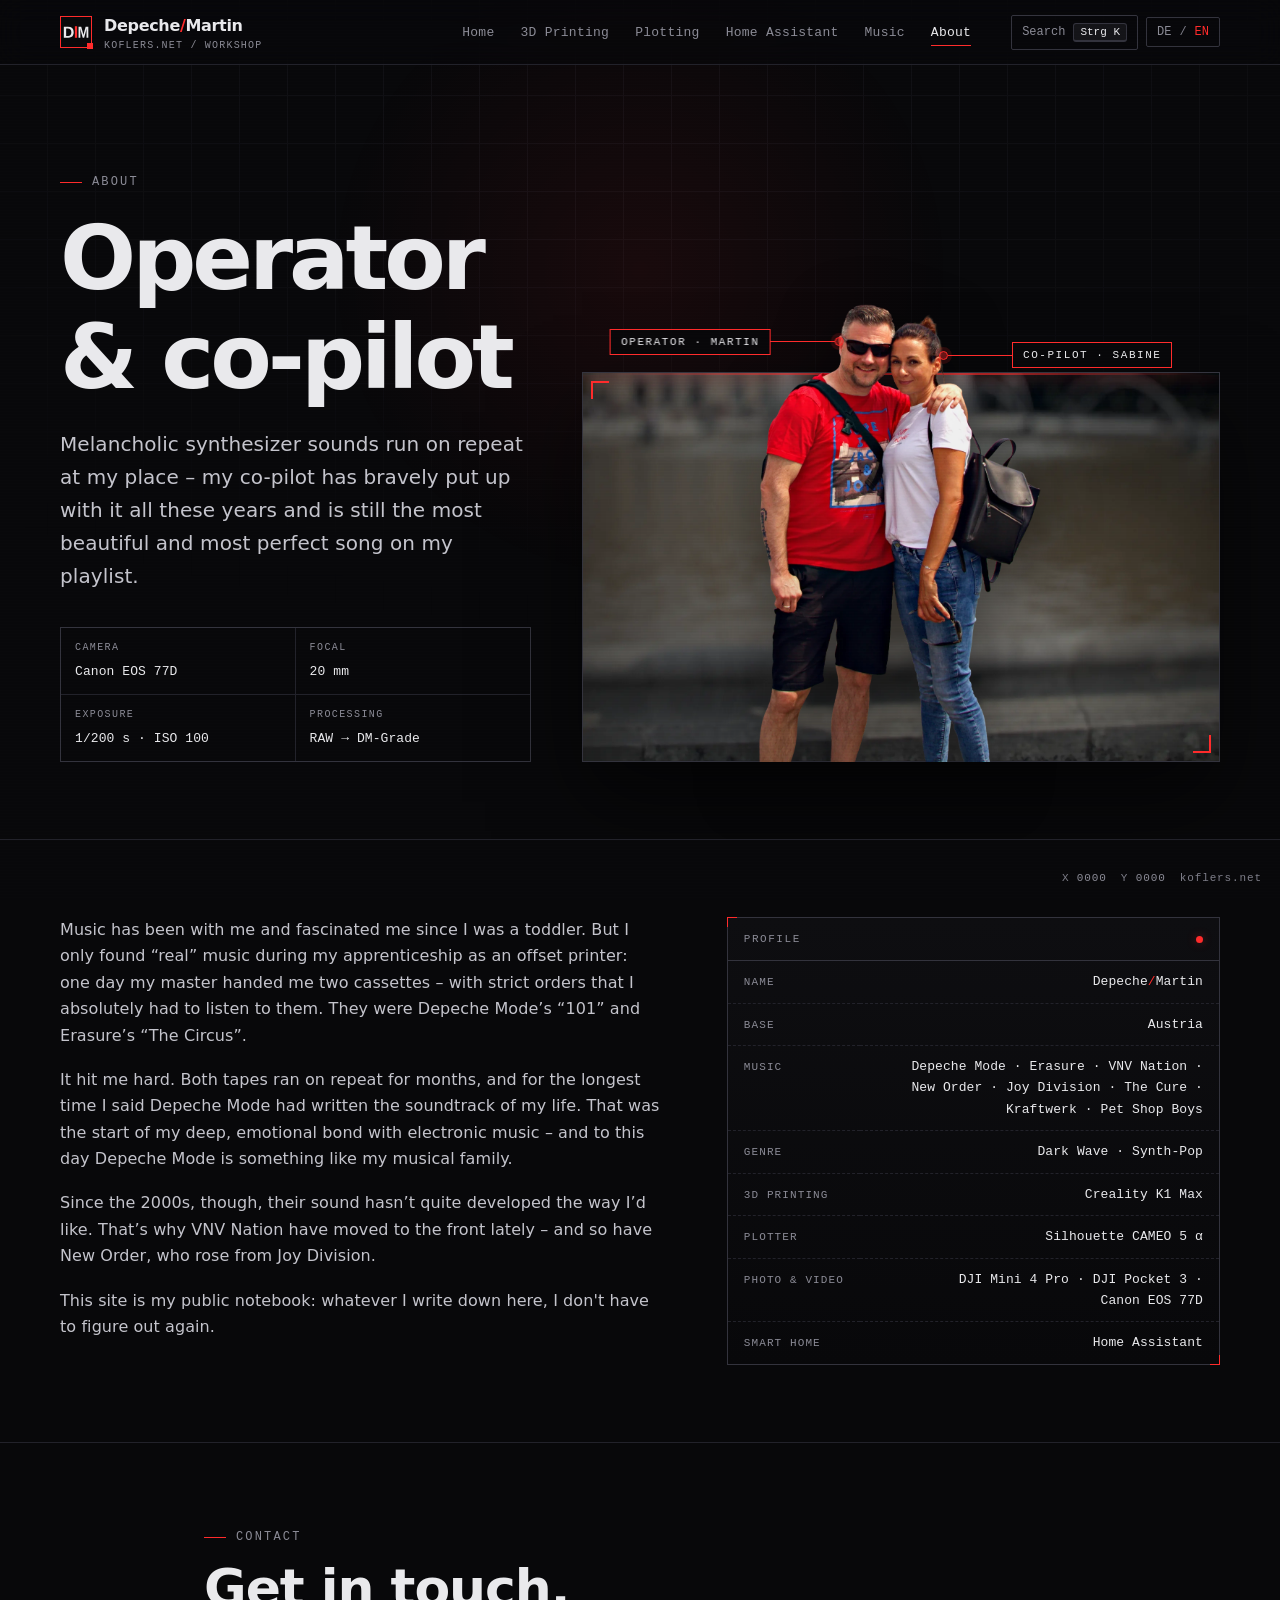
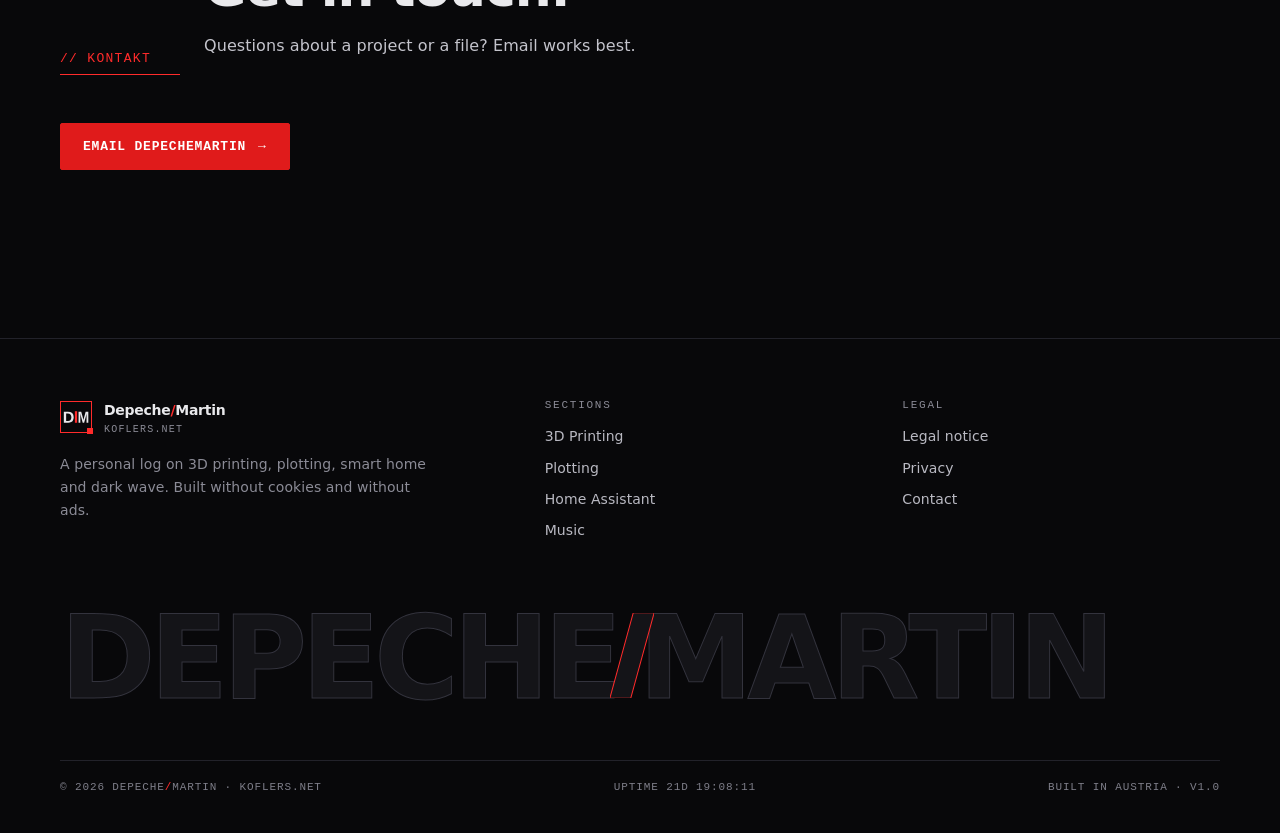
<file: ueber.html>
<!DOCTYPE html>
<html lang="de" class="no-js" data-title-de="Über mich – DepecheMartin" data-title-en="About – DepecheMartin">
<head>
<meta charset="utf-8">
<meta name="viewport" content="width=device-width, initial-scale=1">
<meta http-equiv="Content-Security-Policy" content="default-src 'self'; script-src 'self' https://static.cloudflareinsights.com 'sha256-bdw2CzbdW4ozfR57Zptu7N3LbOei5cBr4UGm6DSnkKo=' 'sha256-kprFqNqU0YVQONhhR51LvdhlnAlQfDSn86SLrHWKnIw='; style-src 'self' 'unsafe-inline'; img-src 'self' data: https://koflers-spotify.mk-ee6.workers.dev; connect-src 'self' https://cloudflareinsights.com https://koflers-spotify.mk-ee6.workers.dev wss://koflers-spotify.mk-ee6.workers.dev; object-src 'none'; base-uri 'self'; form-action 'self'">
<meta name="referrer" content="strict-origin-when-cross-origin">
<link rel="canonical" href="https://koflers.net/ueber.html">
<title>Über mich – DepecheMartin</title>
<meta name="description" content="Über DepecheMartin und seine Co-Pilotin: wer hinter koflers.net steckt, woran in der Werkstatt gebaut wird und wie du Kontakt aufnimmst.">
<meta name="theme-color" content="#08080a">
<meta property="og:title" content="Über mich – DepecheMartin">
<meta property="og:description" content="Über DepecheMartin und seine Co-Pilotin: wer hinter koflers.net steckt, woran in der Werkstatt gebaut wird und wie du Kontakt aufnimmst.">
<meta property="og:type" content="website">
<link rel="icon" href="assets/favicon.svg" type="image/svg+xml">
<link rel="manifest" href="/manifest.webmanifest">
<link rel="apple-touch-icon" href="/assets/icons/apple-touch-icon.png">
<meta name="mobile-web-app-capable" content="yes">
<link rel="stylesheet" href="assets/css/style.css">
<script>(function(d){d.classList.remove("no-js");try{var l=localStorage.getItem("km-lang");if(l)d.lang=l;else if(!/^de/i.test(navigator.language||"de"))d.lang="en";}catch(e){}})(document.documentElement);</script>
<script src="assets/js/main.js" defer></script>
</head>
<body>

<a class="skip-link" href="#main"><span data-l="de">Zum Inhalt</span><span data-l="en">Skip to content</span></a>
<div class="bg-grid" aria-hidden="true"></div>
<div class="bg-spot" aria-hidden="true"></div>
<div class="bg-scan" aria-hidden="true"></div>
<header class="site-header">
  <div class="wrap">
    <a class="logo" href="index.html">
      <span class="logo-mark"><svg viewBox="0 0 100 100" aria-hidden="true" focusable="false"><path fill="#e9e9ec" d="M42.84 50.45Q42.84 55.82 40.73 59.83Q38.63 63.84 34.78 65.96Q30.94 68.08 25.97 68.08H11.96V33.34H24.5Q33.25 33.34 38.04 37.76Q42.84 42.19 42.84 50.45ZM35.53 50.45Q35.53 44.85 32.63 41.9Q29.73 38.96 24.35 38.96H19.21V62.46H25.36Q30.03 62.46 32.78 59.23Q35.53 56 35.53 50.45Z"/><path fill="#e9e9ec" d="M82.91 68.08V47.02Q82.91 46.31 82.92 45.59Q82.93 44.88 83.12 39.45Q81.61 46.08 80.88 48.7L75.47 68.08H70.99L65.58 48.7L63.3 39.45Q63.55 45.17 63.55 47.02V68.08H57.97V33.34H66.39L71.76 52.77L72.23 54.64L73.25 59.3L74.59 53.73L80.11 33.34H88.49V68.08Z"/><path fill="#ff2b2b" d="M46.47 31.92H53.53V68.08H46.47Z"/></svg></span>
      <span>Depeche<span class="slash">/</span>Martin<small>koflers.net / <span data-l="de">werkstatt</span><span data-l="en">workshop</span></small></span>
    </a>
    <nav class="nav" aria-label="Hauptnavigation"><a href="index.html"><span data-l="de">Start</span><span data-l="en">Home</span></a><a href="3d-druck.html"><span data-l="de">3D-Druck</span><span data-l="en">3D Printing</span></a><a href="plotten.html"><span data-l="de">Plotten</span><span data-l="en">Plotting</span></a><a href="home-assistant.html"><span data-l="de">Home Assistant</span><span data-l="en">Home Assistant</span></a><a href="musik.html"><span data-l="de">Musik</span><span data-l="en">Music</span></a><a href="ueber.html" aria-current="page"><span data-l="de">Über mich</span><span data-l="en">About</span></a></nav>
    <div class="tools">
      <button class="btn-ghost cmd-btn" type="button" aria-label="Suche / Befehle"><span class="lbl"><span data-l="de">Suche</span><span data-l="en">Search</span></span> <kbd>Strg K</kbd></button>
      <button class="btn-ghost lang-toggle" type="button" aria-label="DE / EN – Sprache wechseln / switch language"><span class="de">DE</span><span class="sep">/</span><span class="en">EN</span></button>
      <button class="btn-ghost menu-btn" type="button" aria-expanded="false" aria-label="Menü">☰</button>
    </div>
  </div>
</header>
<main id="main">

<section class="duo-sec">
  <div class="wrap duo-grid">
    <div class="duo-text">
      <span class="kicker rv"><span data-l="de">Über mich</span><span data-l="en">About</span></span>
      <h1 class="glitch rv d1" data-text="Operator &amp; Co-Pilotin"><span data-l="de">Operator &amp; Co-Pilotin</span><span data-l="en">Operator &amp; co-pilot</span></h1>
      <p class="lead rv d2"><span data-l="de">Bei mir laufen melancholische Synthesizer-Sounds in Dauerschleife – meine Co-Pilotin hat das all die Jahre tapfer mitgemacht und ist bis heute der schönste und vollkommenste Song in meiner Playlist.</span><span data-l="en">Melancholic synthesizer sounds run on repeat at my place – my co-pilot has bravely put up with it all these years and is still the most beautiful and most perfect song on my playlist.</span></p>
      <dl class="exif rv d3" aria-label="Kameradaten">
        <div><dt><span data-l="de">Kamera</span><span data-l="en">Camera</span></dt><dd>Canon EOS 77D</dd></div>
        <div><dt><span data-l="de">Brennweite</span><span data-l="en">Focal</span></dt><dd>20 mm</dd></div>
        <div><dt><span data-l="de">Belichtung</span><span data-l="en">Exposure</span></dt><dd>1/200 s · ISO 100</dd></div>
        <div><dt><span data-l="de">Entwicklung</span><span data-l="en">Processing</span></dt><dd>RAW → DM-Grade</dd></div>
      </dl>
    </div>
    <figure class="duo rv d1" aria-label="DepecheMartin & Co-Pilotin">
      <div class="duo-tilt">
        <div class="duo-card">
          <img class="duo-bg" src="assets/img/ueber-duo-bg.webp" width="1760" height="1496" alt="" decoding="async">
          <span class="duo-scan" aria-hidden="true"></span>
        </div>
        <img class="duo-people" src="assets/img/ueber-duo.webp" width="779" height="1264" alt="DepecheMartin und seine Frau" data-alt-en="DepecheMartin and his wife" decoding="async">
        <span class="duo-tag mono" style="z-index:5;text-shadow:0 1px 3px #000" aria-hidden="true">Chiemsee · 11.08.2018 · RAW</span>
        <span class="hud2 hud2-l" style="--x:41%;--y:22.5%"><b>Operator · Martin</b><i></i></span>
        <span class="hud2 hud2-r" style="--x:56%;--y:25%"><b><span data-l="de">Co-Pilotin</span><span data-l="en">Co-pilot</span> · Sabine</b><i></i></span>
      </div>
    </figure>
  </div>
</section>

<section style="padding-block: clamp(40px, 6vw, 80px)">
  <div class="wrap split">
    <div class="stack rv">
      <p><span data-l="de">Musik hat mich schon als Kleinkind begleitet und fasziniert. Zur „richtigen“ Musik habe ich aber erst während meiner Lehre als Offsetdrucker gefunden: Eines Tages drückte mir mein Lehrherr zwei Kassetten in die Hand – mit der klaren Ansage, dass ich mir die unbedingt anhören muss. Es waren „101“ von Depeche Mode und „The Circus“ von Erasure.</span><span data-l="en">Music has been with me and fascinated me since I was a toddler. But I only found “real” music during my apprenticeship as an offset printer: one day my master handed me two cassettes – with strict orders that I absolutely had to listen to them. They were Depeche Mode’s “101” and Erasure’s “The Circus”.</span></p>
      <p><span data-l="de">Das hat voll eingeschlagen. Beide Kassetten liefen monatelang in Dauerschleife, und von Depeche Mode habe ich die längste Zeit gesagt, dass sie den Soundtrack meines Lebens geschrieben haben. Damals begann meine tiefe, emotionale Verbundenheit mit elektronischer Musik – und Depeche Mode ist bis heute so etwas wie meine Musik-Familie.</span><span data-l="en">It hit me hard. Both tapes ran on repeat for months, and for the longest time I said Depeche Mode had written the soundtrack of my life. That was the start of my deep, emotional bond with electronic music – and to this day Depeche Mode is something like my musical family.</span></p>
      <p><span data-l="de">Seit den 2000ern entwickelt sich ihr Sound allerdings nicht mehr ganz in meine Richtung. Deshalb sind inzwischen VNV&nbsp;Nation nach vorne gerückt – genauso wie New Order, die aus Joy&nbsp;Division hervorgegangen sind.</span><span data-l="en">Since the 2000s, though, their sound hasn’t quite developed the way I’d like. That’s why VNV&nbsp;Nation have moved to the front lately – and so have New Order, who rose from Joy&nbsp;Division.</span></p>
      <p><span data-l="de">Diese Seite ist mein öffentliches Notizbuch: Was ich hier aufschreibe, muss ich nicht noch einmal herausfinden.</span><span data-l="en">This site is my public notebook: whatever I write down here, I don't have to figure out again.</span></p>
    </div>
    <div class="plate rv d1">
      <div class="plate-head"><span><span data-l="de">Steckbrief</span><span data-l="en">Profile</span></span><span class="led"></span></div>
      <dl>
        <dt><span data-l="de">Name</span><span data-l="en">Name</span></dt><dd>Depeche<span class="slash">/</span>Martin</dd>
        <dt><span data-l="de">Basis</span><span data-l="en">Base</span></dt><dd><span data-l="de">Österreich</span><span data-l="en">Austria</span></dd>
        <dt><span data-l="de">Musik</span><span data-l="en">Music</span></dt><dd>Depeche&nbsp;Mode · Erasure · VNV&nbsp;Nation · New&nbsp;Order · Joy&nbsp;Division · The&nbsp;Cure · Kraftwerk · Pet&nbsp;Shop&nbsp;Boys</dd>
        <dt>Genre</dt><dd>Dark&nbsp;Wave · Synth-Pop</dd>
        <dt><span data-l="de">3D-Druck</span><span data-l="en">3D printing</span></dt><dd>Creality&nbsp;K1&nbsp;Max</dd>
        <dt>Plotter</dt><dd>Silhouette&nbsp;CAMEO&nbsp;5&nbsp;α</dd>
        <dt><span data-l="de">Foto &amp; Video</span><span data-l="en">Photo &amp; video</span></dt><dd>DJI&nbsp;Mini&nbsp;4&nbsp;Pro · DJI&nbsp;Pocket&nbsp;3 · Canon&nbsp;EOS&nbsp;77D</dd>
        <dt>Smart Home</dt><dd>Home Assistant</dd>
      </dl>
    </div>
  </div>
</section>
<section id="kontakt" style="padding-top: clamp(40px, 6vw, 80px)">
  <div class="wrap">
    <div class="sec-head">
  <div class="idx rv">// KONTAKT</div>
  <div><span class="kicker rv"><span data-l="de">Kontakt</span><span data-l="en">Contact</span></span><h2 class="rv d1" style="margin-top:14px"><span data-l="de">Schreib mir.</span><span data-l="en">Get in touch.</span></h2><p class="rv d2"><span data-l="de">Fragen zu einem Projekt oder einer Datei? Am einfachsten per E-Mail.</span><span data-l="en">Questions about a project or a file? Email works best.</span></p></div>
</div>
    <a class="btn rv" href="mailto:kontakt@koflers.net"><span data-l="de">Mail an DepecheMartin</span><span data-l="en">Email DepecheMartin</span></a>
  </div>
</section>

</main>

<footer class="site-footer">
  <div class="wrap">
    <div class="cols">
      <div>
        <div class="logo"><span class="logo-mark"><svg viewBox="0 0 100 100" aria-hidden="true" focusable="false"><path fill="#e9e9ec" d="M42.84 50.45Q42.84 55.82 40.73 59.83Q38.63 63.84 34.78 65.96Q30.94 68.08 25.97 68.08H11.96V33.34H24.5Q33.25 33.34 38.04 37.76Q42.84 42.19 42.84 50.45ZM35.53 50.45Q35.53 44.85 32.63 41.9Q29.73 38.96 24.35 38.96H19.21V62.46H25.36Q30.03 62.46 32.78 59.23Q35.53 56 35.53 50.45Z"/><path fill="#e9e9ec" d="M82.91 68.08V47.02Q82.91 46.31 82.92 45.59Q82.93 44.88 83.12 39.45Q81.61 46.08 80.88 48.7L75.47 68.08H70.99L65.58 48.7L63.3 39.45Q63.55 45.17 63.55 47.02V68.08H57.97V33.34H66.39L71.76 52.77L72.23 54.64L73.25 59.3L74.59 53.73L80.11 33.34H88.49V68.08Z"/><path fill="#ff2b2b" d="M46.47 31.92H53.53V68.08H46.47Z"/></svg></span><span>Depeche<span class="slash">/</span>Martin<small>koflers.net</small></span></div>
        <p class="muted" style="margin-top:18px;max-width:380px"><span data-l="de">Ein persönliches Logbuch über 3D-Druck, Plotten, Smart Home und Dark Wave. Gebaut ohne Cookies und ohne Werbung.</span><span data-l="en">A personal log on 3D printing, plotting, smart home and dark wave. Built without cookies and without ads.</span></p>
      </div>
      <div>
        <h2 class="foot-h"><span data-l="de">Bereiche</span><span data-l="en">Sections</span></h2>
        <ul><li><a href="3d-druck.html"><span data-l="de">3D-Druck</span><span data-l="en">3D Printing</span></a></li><li><a href="plotten.html"><span data-l="de">Plotten</span><span data-l="en">Plotting</span></a></li><li><a href="home-assistant.html"><span data-l="de">Home Assistant</span><span data-l="en">Home Assistant</span></a></li><li><a href="musik.html"><span data-l="de">Musik</span><span data-l="en">Music</span></a></li></ul>
      </div>
      <div>
        <h2 class="foot-h"><span data-l="de">Rechtliches</span><span data-l="en">Legal</span></h2>
        <ul>
          <li><a href="impressum.html"><span data-l="de">Impressum / Offenlegung</span><span data-l="en">Legal notice</span></a></li>
          <li><a href="datenschutz.html"><span data-l="de">Datenschutz</span><span data-l="en">Privacy</span></a></li>
          <li><a href="ueber.html#kontakt"><span data-l="de">Kontakt</span><span data-l="en">Contact</span></a></li>
        </ul>
      </div>
    </div>
    <div class="big" aria-hidden="true" data-a="DEPECHE" data-b="MARTIN"><i class="bs"></i></div>
    <div class="bottom">
      <span>© 2026 Depeche<span class="slash">/</span>Martin · koflers.net</span>
      <span>Uptime <span id="uptime" data-since="2026-11-13">—</span></span>
      <span><span data-l="de">Gebaut in Österreich</span><span data-l="en">Built in Austria</span> · v1.0</span>
    </div>
  </div>
</footer>
<div class="readout" aria-hidden="true"><span>X <b id="rx">0000</b></span><span>Y <b id="ry">0000</b></span><span>koflers.net</span></div>
<div class="cmdk" role="dialog" aria-modal="true" aria-label="Befehlspalette">
  <div class="cmdk-box">
    <div class="cmdk-in"><span>&gt;_</span><input type="text" autocomplete="off" spellcheck="false" data-ph-de="Seite oder Befehl suchen …" data-ph-en="Search page or command …"></div>
    <ul></ul>
    <div class="cmdk-foot"><span><kbd>↑</kbd> <kbd>↓</kbd> <span data-l="de">wählen</span><span data-l="en">select</span></span><span><kbd>↵</kbd> <span data-l="de">öffnen</span><span data-l="en">open</span></span><span><kbd>Esc</kbd> <span data-l="de">schließen</span><span data-l="en">close</span></span></div>
  </div>
</div>
<!-- Cloudflare Web Analytics --><script type="module" src="https://static.cloudflareinsights.com/beacon.min.js" data-cf-beacon='{"token": "2f2255a091ef4c6ebec43378722c1739"}'></script><!-- End Cloudflare Web Analytics -->
</body>
</html>
</file>
<file: assets/css/style.css>
/* ==========================================================================
   koflers.net — DepecheMartin / Werkstatt
   Dark · minimal · industrial · signal red
   ========================================================================== */

:root {
  --bg: #08080a;
  --bg-2: #0e0e11;
  --bg-3: #141418;
  --line: #22222a;
  --line-2: #33333d;
  --text: #e9e9ec;
  --muted: #8b8b96;
  --dim: #7e7e89;
  --red: #ff2b2b;
  --red-2: #c81414;
  --red-glow: rgba(255, 43, 43, .35);
  --ok: #3ddc84;

  --font: "Inter", "Segoe UI Variable Text", "Segoe UI", system-ui, -apple-system, Roboto, "Helvetica Neue", Arial, sans-serif;
  --mono: ui-monospace, "Cascadia Code", "Cascadia Mono", "JetBrains Mono", "SFMono-Regular", Consolas, "Liberation Mono", monospace;

  --max: 1240px;
  --pad: clamp(18px, 4vw, 40px);
  --radius: 2px;
  --ease: cubic-bezier(.2, .8, .2, 1);

  --mx: 50vw;
  --my: 30vh;
}

*, *::before, *::after { box-sizing: border-box; }

html { scroll-behavior: smooth; -webkit-text-size-adjust: 100%; }
@media (prefers-reduced-motion: reduce) {
  html { scroll-behavior: auto; }
  *, *::before, *::after { animation-duration: .01ms !important; animation-iteration-count: 1 !important; transition-duration: .01ms !important; }
}

body {
  margin: 0;
  background: var(--bg);
  color: var(--text);
  font: 16px/1.65 var(--font);
  letter-spacing: .005em;
  min-height: 100vh;
  overflow-x: hidden;
}

/* ---------- language switching ---------- */
html[lang="de"] [data-l="en"],
html[lang="en"] [data-l="de"] { display: none !important; }

/* ---------- background: grid + spotlight + scanlines ---------- */
.bg-grid {
  position: fixed; inset: 0; z-index: -2; pointer-events: none;
  background-image:
    linear-gradient(var(--line) 1px, transparent 1px),
    linear-gradient(90deg, var(--line) 1px, transparent 1px);
  background-size: 48px 48px;
  background-position: -1px -1px;
  opacity: .35;
  mask-image: radial-gradient(ellipse 90% 70% at 50% 0%, #000 30%, transparent 100%);
}
.bg-spot {
  position: fixed; inset: 0; z-index: -1; pointer-events: none;
  background: radial-gradient(520px circle at var(--mx) var(--my), rgba(255, 43, 43, .07), transparent 60%);
  transition: background .1s;
}
.bg-scan {
  position: fixed; inset: 0; z-index: 100; pointer-events: none;
  background: repeating-linear-gradient(to bottom, rgba(255,255,255,.018) 0 1px, transparent 1px 3px);
  mix-blend-mode: overlay;
}

/* ---------- typography ---------- */
a { color: inherit; text-decoration: none; }
p a, .prose a { color: var(--text); border-bottom: 1px solid var(--red); transition: color .2s; }
p a:hover, .prose a:hover { color: var(--red); }

h1, h2, h3, h4 { margin: 0; font-weight: 650; letter-spacing: -.02em; line-height: 1.1; }
h1 { font-size: clamp(44px, 8.5vw, 112px); letter-spacing: -.045em; font-weight: 750; }
h2 { font-size: clamp(30px, 4.2vw, 52px); }
h3 { font-size: 20px; letter-spacing: -.01em; }
p { margin: 0 0 1em; color: #c4c4cc; }

.mono, code, pre, kbd { font-family: var(--mono); }
.kicker {
  font: 500 12px/1.4 var(--mono);
  text-transform: uppercase; letter-spacing: .18em; color: var(--muted);
  display: inline-flex; align-items: center; gap: 10px;
}
.kicker::before { content: ""; width: 22px; height: 1px; background: var(--red); }
.red { color: var(--red); }
.muted { color: var(--muted); }

kbd {
  white-space: nowrap; font-size: 11px; padding: 2px 6px; border: 1px solid var(--line-2); border-bottom-width: 2px;
  border-radius: 3px; background: var(--bg-3); color: var(--text);
}

::selection { background: var(--red); color: #000; }

/* ---------- layout ---------- */
.wrap { width: 100%; max-width: var(--max); margin: 0 auto; padding: 0 var(--pad); }
section { padding: clamp(64px, 10vw, 130px) 0; position: relative; }
section + section { border-top: 1px solid var(--line); }

.sec-head { display: grid; grid-template-columns: 120px 1fr; gap: 24px; margin-bottom: 48px; align-items: end; }
.sec-head .idx { font: 500 13px var(--mono); color: var(--red); letter-spacing: .1em; padding-bottom: 8px; border-bottom: 1px solid var(--red); }
.sec-head p { max-width: 640px; margin-top: 16px; }
@media (max-width: 720px) { .sec-head { grid-template-columns: 1fr; gap: 12px; } .sec-head .idx { width: max-content; } }

.grid { display: grid; gap: 1px; background: var(--line); border: 1px solid var(--line); }
.grid > * { background: var(--bg); }
.g2 { grid-template-columns: repeat(2, 1fr); }
.g3 { grid-template-columns: repeat(3, 1fr); }
.g4 { grid-template-columns: repeat(4, 1fr); }
@media (max-width: 980px) { .g3, .g4 { grid-template-columns: repeat(2, 1fr); } }
@media (max-width: 640px) { .g2, .g3, .g4 { grid-template-columns: 1fr; } }

.split { display: grid; grid-template-columns: 1.1fr .9fr; gap: clamp(28px, 5vw, 72px); align-items: start; }
@media (max-width: 900px) { .split { grid-template-columns: 1fr; } }

/* ---------- header ---------- */
.site-header {
  position: sticky; top: 0; z-index: 50;
  background: rgba(8, 8, 10, .72);
  backdrop-filter: blur(14px) saturate(140%);
  -webkit-backdrop-filter: blur(14px) saturate(140%);
  border-bottom: 1px solid var(--line);
}
.site-header .wrap { display: flex; align-items: center; gap: 28px; height: 64px; }

.logo { display: flex; align-items: center; gap: 12px; font-weight: 700; letter-spacing: -.02em; white-space: nowrap; }
.logo-mark {
  width: 32px; height: 32px; display: grid; place-items: center;
  border: 1px solid var(--red); background: var(--bg); position: relative;
}
.logo-mark::after { content: ""; position: absolute; right: -1.6px; bottom: -1.6px; width: 5.4px; height: 5.4px; background: var(--red); transition: background .4s; }
.door-open .logo-mark::after { background: #ffb000; }
.logo-mark svg { position: absolute; inset: -1px; width: calc(100% + 2px); height: calc(100% + 2px); display: block; }
.logo small { display: block; font: 400 10px var(--mono); color: var(--muted); letter-spacing: .12em; text-transform: uppercase; margin-top: 1px; }

.nav { display: flex; gap: 2px; margin-left: auto; }
.nav a {
  font: 500 13px var(--mono); color: var(--muted); padding: 8px 12px; position: relative;
  letter-spacing: .02em; transition: color .2s;
}
.nav a::after {
  content: ""; position: absolute; left: 12px; right: 12px; bottom: 2px; height: 1px; background: var(--red);
  transform: scaleX(0); transform-origin: left; transition: transform .35s var(--ease);
}
.nav a:hover, .nav a[aria-current="page"] { color: var(--text); }
.nav a:hover::after, .nav a[aria-current="page"]::after { transform: scaleX(1); }

.tools { display: flex; align-items: center; gap: 8px; }
.btn-ghost {
  font: 500 12px var(--mono); color: var(--muted); background: transparent;
  border: 1px solid var(--line-2); padding: 7px 10px; cursor: pointer; border-radius: var(--radius);
  display: inline-flex; align-items: center; gap: 8px; transition: border-color .2s, color .2s;
}
.btn-ghost:hover { color: var(--text); border-color: var(--red); }
.lang-toggle span[data-on] { color: var(--text); }
.lang-toggle .sep { color: var(--dim); }
html[lang="de"] .lang-toggle .de, html[lang="en"] .lang-toggle .en { color: var(--red); }

.menu-btn { display: none; }
@media (max-width: 1080px) {
  .nav {
    position: fixed; inset: 64px 0 auto 0; flex-direction: column; gap: 0;
    background: var(--bg); border-bottom: 1px solid var(--line-2);
    padding: 12px var(--pad) 24px; z-index: 1;
    opacity: 0; visibility: hidden; transform: translateY(-12px);
    transition: opacity .3s var(--ease), transform .3s var(--ease), visibility .3s;
    box-shadow: 0 30px 60px rgba(0,0,0,.6);
  }
  .nav.open { opacity: 1; visibility: visible; transform: none; }
  .nav a { font-size: 18px; padding: 14px 0; border-bottom: 1px solid var(--line); }
  .nav a::after { display: none; }
  .menu-btn { display: inline-flex; }
  .tools { margin-left: auto; }
  .cmd-btn .lbl { display: none; }
}

@media (max-width: 640px) {
  .cmd-btn { display: none; }
  .logo small { display: none; }
  .site-header .wrap { gap: 12px; }
}

/* ---------- buttons ---------- */
.btn {
  display: inline-flex; align-items: center; gap: 12px;
  font: 600 13px var(--mono); letter-spacing: .06em; text-transform: uppercase;
  padding: 15px 22px; border: 1px solid #e01b1b; color: #fff; background: #e01b1b;
  cursor: pointer; position: relative; overflow: hidden; transition: color .25s, background .25s;
  border-radius: var(--radius);
}
.btn::after { content: "→"; transition: transform .3s var(--ease); }
.btn:hover::after { transform: translateX(4px); }
.btn:hover { background: transparent; color: var(--red); border-color: var(--red); }
.btn.outline { background: transparent; color: var(--text); border-color: var(--line-2); }
.btn.outline:hover { border-color: var(--red); color: var(--red); }
.btn.dl::after { content: "↓"; }
.btn.dl:hover::after { transform: translateY(3px); }

/* ---------- hero ---------- */
.hero { padding: clamp(70px, 12vw, 150px) 0 clamp(60px, 8vw, 110px); border-top: 0; }
.hero h1 { margin: 22px 0 28px; }
.hero h1 .slash, .slash { color: var(--red); }
.hero .lead { font-size: clamp(18px, 2vw, 22px); max-width: 620px; color: #c9c9d1; }
.hero .actions { display: flex; flex-wrap: wrap; gap: 14px; margin-top: 36px; align-items: center; }
.hero .hint { font: 12px var(--mono); color: var(--muted); display: inline-flex; gap: 8px; align-items: center; margin-left: 6px; }

.page-hero { padding: clamp(60px, 9vw, 120px) 0 clamp(40px, 6vw, 70px); }
.page-hero h1 { font-size: clamp(42px, 7vw, 92px); margin: 18px 0 22px; }
.page-hero .lead { font-size: clamp(17px, 1.8vw, 20px); max-width: 680px; }

.readout {
  position: fixed; right: 18px; bottom: 16px; z-index: 40;
  font: 11px var(--mono); color: var(--dim); letter-spacing: .08em; pointer-events: none;
  display: flex; gap: 14px;
}
.readout b { color: var(--muted); font-weight: 500; }
@media (max-width: 720px), (hover: none) { .readout { display: none; } }

/* glitch */
.glitch { position: relative; display: block; width: max-content; max-width: 100%; }
.glitch.on::before, .glitch.on::after {
  content: attr(data-text); position: absolute; inset: 0; pointer-events: none;
}
.glitch.on::before { color: var(--red); transform: translate(-3px, 0); clip-path: inset(10% 0 55% 0); animation: gl1 .35s steps(2) both; }
.glitch.on::after { color: #7ef; opacity: .5; transform: translate(3px, 0); clip-path: inset(60% 0 8% 0); animation: gl2 .35s steps(2) both; }
@keyframes gl1 { 0% { clip-path: inset(10% 0 70% 0); } 50% { clip-path: inset(40% 0 30% 0); } 100% { clip-path: inset(80% 0 2% 0); } }
@keyframes gl2 { 0% { clip-path: inset(70% 0 5% 0); } 50% { clip-path: inset(20% 0 60% 0); } 100% { clip-path: inset(2% 0 85% 0); } }

/* blinking cursor */
.cursor::after { content: "_"; color: var(--red); animation: blink 1s steps(1) infinite; margin-left: 2px; }
@keyframes blink { 50% { opacity: 0; } }

/* ---------- panels / data plates ---------- */
.plate {
  border: 1px solid var(--line-2); background: linear-gradient(180deg, var(--bg-2), var(--bg));
  position: relative; font-family: var(--mono); font-size: 13px;
}
.plate::before, .plate::after {
  content: ""; position: absolute; width: 10px; height: 10px; border-color: var(--red); border-style: solid;
}
.plate::before { top: -1px; left: -1px; border-width: 1px 0 0 1px; }
.plate::after { bottom: -1px; right: -1px; border-width: 0 1px 1px 0; }
.plate-head {
  display: flex; justify-content: space-between; align-items: center; gap: 12px;
  padding: 12px 16px; border-bottom: 1px solid var(--line-2);
  font-size: 11px; letter-spacing: .14em; text-transform: uppercase; color: var(--muted);
}
.plate-head .led { width: 7px; height: 7px; border-radius: 50%; background: var(--red); box-shadow: 0 0 10px var(--red-glow); animation: pulse 2.4s infinite; }
@keyframes pulse { 50% { opacity: .35; } }
.plate dl { margin: 0; display: grid; grid-template-columns: auto 1fr; }
.plate dt, .plate dd { margin: 0; padding: 10px 16px; border-bottom: 1px dashed var(--line); }
.plate dt { white-space: nowrap; color: var(--muted); text-transform: uppercase; font-size: 11px; letter-spacing: .1em; padding-top: 12px; }
.plate dd { text-align: right; color: var(--text); }
.plate dl > :nth-last-child(-n+2) { border-bottom: 0; }
.plate .ph { color: var(--dim); }

/* ---------- cards ---------- */
.card { padding: 28px; position: relative; display: flex; flex-direction: column; gap: 14px; min-height: 100%; transition: background .3s; }
a.card:hover { background: var(--bg-2); }
.card .num { font: 500 12px var(--mono); color: var(--muted); letter-spacing: .12em; display: flex; justify-content: space-between; }
.card .num .arrow { color: var(--dim); transition: transform .3s var(--ease), color .3s; }
a.card:hover .num .arrow { color: var(--red); transform: translate(3px, -3px); }
.card h3 { font-size: 24px; }
.card p { margin: 0; font-size: 15px; }
.card .tags { display: flex; flex-wrap: wrap; gap: 6px; margin-top: auto; padding-top: 10px; }
.tag { font: 11px var(--mono); color: var(--muted); border: 1px solid var(--line-2); padding: 3px 8px; letter-spacing: .04em; }
.tag.red { color: var(--red); border-color: rgba(255, 43, 43, .45); }

.area-card { min-height: 320px; overflow: hidden; }
.area-card .icon { width: 56px; height: 56px; color: var(--red); margin: 18px 0 auto; }
.area-card .icon svg { width: 100%; height: 100%; }
.area-card::after {
  content: ""; position: absolute; left: 0; bottom: 0; height: 2px; width: 100%; background: var(--red);
  transform: scaleX(0); transform-origin: left; transition: transform .5s var(--ease);
}
.area-card:hover::after { transform: scaleX(1); }

/* image placeholder */
.ph-img {
  aspect-ratio: 4 / 3; position: relative; overflow: hidden;
  background:
    linear-gradient(135deg, transparent 49.6%, var(--line) 49.6% 50.4%, transparent 50.4%),
    linear-gradient(45deg, transparent 49.6%, var(--line) 49.6% 50.4%, transparent 50.4%),
    var(--bg-2);
  border: 1px solid var(--line);
  display: grid; place-items: center;
}
.ph-img span {
  font: 11px var(--mono); color: var(--muted); letter-spacing: .14em; text-transform: uppercase;
  background: var(--bg); padding: 6px 10px; border: 1px solid var(--line-2);
}
.ph-img.wide { aspect-ratio: 16 / 9; }

/* ---------- project card (3D) ---------- */
.project .meta { display: grid; grid-template-columns: repeat(2, 1fr); gap: 1px; background: var(--line); border: 1px solid var(--line); font: 12px var(--mono); }
.project .meta div { background: var(--bg); padding: 8px 10px; display: flex; justify-content: space-between; gap: 8px; }
.project .meta div span:first-child { color: var(--muted); text-transform: uppercase; font-size: 10px; letter-spacing: .1em; padding-top: 2px; }

/* ---------- log list ---------- */
.log { border-top: 1px solid var(--line); }
.log a {
  display: grid; grid-template-columns: 130px 140px 1fr 30px; gap: 20px; align-items: center;
  padding: 22px 4px; border-bottom: 1px solid var(--line); transition: background .25s, padding .3s var(--ease);
}
.log a:hover { background: var(--bg-2); padding-left: 16px; }
.log .date { font: 13px var(--mono); color: var(--muted); }
.log .title { font-size: 19px; font-weight: 550; letter-spacing: -.01em; }
.log .go { color: var(--dim); font-family: var(--mono); transition: color .2s; }
.log a:hover .go { color: var(--red); }
@media (max-width: 720px) { .log a { grid-template-columns: 1fr auto; gap: 6px 12px; } .log .tagcol { grid-row: 1; grid-column: 2; } .log .title { grid-column: 1 / -1; } .log .go { display: none; } }

/* ---------- tables ---------- */
.table-wrap { overflow-x: auto; border: 1px solid var(--line); }
table { width: 100%; border-collapse: collapse; font: 13px var(--mono); min-width: 560px; }
th, td { text-align: left; padding: 13px 16px; border-bottom: 1px solid var(--line); }
th { color: var(--muted); font-weight: 500; font-size: 11px; letter-spacing: .12em; text-transform: uppercase; background: var(--bg-2); }
tr:last-child td { border-bottom: 0; }
tbody tr { transition: background .2s; }
tbody tr:hover { background: var(--bg-2); }
td .sw { display: inline-block; width: 10px; height: 10px; margin-right: 8px; vertical-align: middle; border: 1px solid var(--line-2); }

/* ---------- STL viewer ---------- */
.viewer {
  position: relative; border: 1px solid var(--line-2); background:
    radial-gradient(ellipse at 50% 60%, rgba(255, 43, 43, .06), transparent 60%),
    var(--bg-2);
  aspect-ratio: 4 / 3; overflow: hidden; touch-action: none; cursor: grab;
}
.viewer:active { cursor: grabbing; }
.viewer canvas { display: block; width: 100%; height: 100%; }
.viewer .hud {
  position: absolute; left: 0; right: 0; top: 0; display: flex; justify-content: space-between; gap: 10px;
  padding: 12px 14px; font: 11px var(--mono); color: var(--muted); letter-spacing: .1em; text-transform: uppercase; pointer-events: none;
}
.viewer .hud b { color: var(--text); font-weight: 500; }
.viewer .ctrl { position: absolute; right: 12px; bottom: 12px; display: flex; gap: 6px; }
.viewer .ctrl button {
  font: 11px var(--mono); letter-spacing: .08em; background: rgba(8, 8, 10, .8); color: var(--muted);
  border: 1px solid var(--line-2); padding: 6px 9px; cursor: pointer; text-transform: uppercase;
}
.viewer .ctrl button:hover, .viewer .ctrl button[aria-pressed="true"] { color: var(--red); border-color: var(--red); }
.viewer .help { position: absolute; left: 14px; bottom: 14px; font: 11px var(--mono); color: var(--dim); pointer-events: none; }
.viewer .err {
  position: absolute; inset: 0; display: grid; place-items: center; text-align: center; padding: 30px;
  font: 12px/1.7 var(--mono); color: var(--muted);
}
.viewer::before, .viewer::after { content: ""; position: absolute; width: 14px; height: 14px; border: solid var(--red); z-index: 2; pointer-events: none; }
.viewer::before { top: 6px; left: 6px; border-width: 1px 0 0 1px; }
.viewer::after { bottom: 6px; right: 6px; border-width: 0 1px 1px 0; }

/* ---------- plotter ---------- */
.plot-box { border: 1px solid var(--line-2); background: #f1efe9; aspect-ratio: 1; display: grid; place-items: center; position: relative; overflow: hidden; }
.plot-box::before { content: ""; position: absolute; inset: 0; background-image: radial-gradient(#cfcbc2 1px, transparent 1px); background-size: 18px 18px; opacity: .7; }
.plot-box svg { width: 82%; height: 82%; position: relative; }
.plot-box svg path, .plot-box svg circle, .plot-box svg polyline { fill: none; stroke: #121212; stroke-width: 1.2; stroke-linecap: round; stroke-linejoin: round; }
.plot-box .pen { position: absolute; width: 10px; height: 10px; border-radius: 50%; background: var(--red); box-shadow: 0 0 0 4px rgba(255, 43, 43, .2); transform: translate(-50%, -50%); opacity: 0; transition: opacity .3s; }
.plot-box.drawing .pen { opacity: 1; }
.plot-box .label { position: absolute; left: 12px; top: 10px; font: 11px var(--mono); color: #666; letter-spacing: .12em; text-transform: uppercase; }

/* ---------- waveform ---------- */
.wave { width: 100%; height: 160px; display: block; }
.wave.big { height: clamp(110px, 16vw, 190px); }
.wave-strip { border-top: 1px solid var(--line); border-bottom: 1px solid var(--line); position: relative; }
.wave-strip .lbl { position: absolute; left: var(--pad); top: 12px; font: 11px var(--mono); color: var(--muted); letter-spacing: .14em; text-transform: uppercase; }

/* ---------- music ---------- */
.band-list { list-style: none; margin: 0; padding: 0; border-top: 1px solid var(--line); counter-reset: b; }
.band-list li {
  counter-increment: b; display: flex; align-items: baseline; gap: 22px; padding: 18px 0; border-bottom: 1px solid var(--line);
  font-size: clamp(24px, 3.4vw, 42px); font-weight: 650; letter-spacing: -.03em; transition: color .25s, padding .35s var(--ease);
}
.band-list li::before { content: counter(b, decimal-leading-zero); font: 12px var(--mono); color: var(--red); letter-spacing: .1em; }
.band-list li:hover { padding-left: 14px; color: var(--red); }
.vinyl {
  aspect-ratio: 1; border-radius: 50%; position: relative;
  background:
    radial-gradient(circle, var(--red) 0 14%, #111 14.5% 15.5%, transparent 16%),
    repeating-radial-gradient(circle, #0b0b0d 0 2px, #17171b 2px 3px);
  box-shadow: 0 30px 60px rgba(0, 0, 0, .6), inset 0 0 0 1px var(--line-2);
  animation: spin 6s linear infinite; animation-play-state: paused;
}
.vinyl::after { content: ""; position: absolute; inset: 49%; border-radius: 50%; background: var(--bg); }
.album:hover .vinyl { animation-play-state: running; }
@keyframes spin { to { transform: rotate(360deg); } }
.album { padding: 26px; display: flex; flex-direction: column; gap: 16px; }
.album .t { font-weight: 600; }
.album .a { font: 12px var(--mono); color: var(--muted); }

/* ---------- spotify ---------- */
.sp-now { display: grid; grid-template-columns: minmax(180px, 300px) 1fr; gap: clamp(24px, 5vw, 64px); align-items: center; border: 1px solid var(--line); background: var(--bg-2); padding: clamp(20px, 4vw, 40px); position: relative; overflow: hidden; }
.sp-now::before { content: ""; position: absolute; inset: 0; background: radial-gradient(600px 300px at 15% 50%, var(--red-glow), transparent 70%); opacity: 0; transition: opacity 1s; pointer-events: none; }
.sp-now[data-state="playing"]::before { opacity: .35; }
.sp-now-art { position: relative; aspect-ratio: 1; }
.sp-now-art .vinyl { position: absolute; inset: 4%; transition: transform .9s var(--ease); }
.sp-now[data-state="playing"] .vinyl { animation-play-state: running; transform: translateX(22%); }
.sp-cover { position: absolute; inset: 0; width: 100%; height: 100%; object-fit: cover; box-shadow: 0 30px 70px rgba(0, 0, 0, .7), 0 0 0 1px var(--line-2); }
.sp-now-info { display: flex; flex-direction: column; gap: 10px; min-width: 0; position: relative; }
.sp-status { display: inline-flex; align-items: center; gap: 10px; font: 12px var(--mono); letter-spacing: .14em; text-transform: uppercase; color: var(--muted); }
.sp-status i { width: 9px; height: 9px; border-radius: 50%; background: var(--dim); flex: none; }
.sp-now[data-state="playing"] .sp-status { color: var(--red); }
.sp-now[data-state="playing"] .sp-status i { background: var(--red); box-shadow: 0 0 0 0 var(--red-glow); animation: sp-pulse 1.6s infinite; }
.sp-now[data-state="error"] .sp-status i { background: var(--red-2); }
@keyframes sp-pulse { 70% { box-shadow: 0 0 0 10px transparent; } 100% { box-shadow: 0 0 0 0 transparent; } }
.sp-title { font-size: clamp(28px, 4.4vw, 56px); letter-spacing: -.035em; line-height: 1.02; margin: 4px 0 0; overflow-wrap: anywhere; }
.sp-artist { font-size: clamp(17px, 2vw, 22px); color: var(--text); }
.sp-album { font: 13px var(--mono); color: var(--muted); }
.sp-progress { margin-top: 8px; max-width: 520px; }
.sp-bar { height: 3px; background: var(--line-2); position: relative; }
.sp-bar span { position: absolute; inset: 0 auto 0 0; width: 0; background: var(--red); box-shadow: 0 0 12px var(--red-glow); }
.sp-time { display: flex; justify-content: space-between; font: 11px var(--mono); color: var(--muted); margin-top: 6px; }
.sp-open { align-self: flex-start; margin-top: 12px; }
.sp-panel { padding: clamp(18px, 3vw, 28px); }
.sp-panel-head { display: flex; justify-content: space-between; align-items: center; gap: 12px; flex-wrap: wrap; margin-bottom: 14px; }
.sp-seg { display: inline-flex; border: 1px solid var(--line-2); }
.sp-seg button { font: 11px var(--mono); letter-spacing: .06em; color: var(--muted); background: transparent; border: 0; padding: 7px 10px; cursor: pointer; transition: color .2s, background .2s; }
.sp-seg button + button { border-left: 1px solid var(--line-2); }
.sp-seg button:hover { color: var(--text); }
.sp-seg button[aria-selected="true"] { background: var(--red); color: #000; }
.sp-list { list-style: none; margin: 0; padding: 0; counter-reset: sp; }
.sp-list li { border-top: 1px solid var(--line); }
.sp-list a, .sp-list .row { display: grid; grid-template-columns: 44px 1fr auto; gap: 14px; align-items: center; padding: 10px 0; color: inherit; text-decoration: none; transition: padding .3s var(--ease), background .3s; }
.sp-list.ranked a, .sp-list.ranked .row { grid-template-columns: 26px 44px 1fr; }
.sp-list.ranked li { counter-increment: sp; }
.sp-list.ranked a::before, .sp-list.ranked .row::before { content: counter(sp, decimal-leading-zero); font: 12px var(--mono); color: var(--red); }
.sp-list a:hover { padding-left: 8px; background: var(--bg-2); }
.sp-list a:hover .t { color: var(--red); }
.sp-list img, .sp-list .ph { width: 44px; height: 44px; object-fit: cover; background: var(--bg-3); display: block; }
.sp-list .txt { min-width: 0; }
.sp-list .t { font-weight: 600; white-space: nowrap; overflow: hidden; text-overflow: ellipsis; transition: color .2s; }
.sp-list .a { font-size: 13px; color: var(--muted); white-space: nowrap; overflow: hidden; text-overflow: ellipsis; }
.sp-list .when { font: 11px var(--mono); color: var(--dim); white-space: nowrap; }
.sp-list .sp-empty { padding: 18px 0; color: var(--muted); font: 13px var(--mono); }
.sp-list.loading { opacity: .4; transition: opacity .2s; }
.sp-credit { font: 11px var(--mono); color: var(--dim); margin: 14px 0 0; letter-spacing: .04em; }
@media (max-width: 720px) { .sp-now { grid-template-columns: 1fr; } .sp-now-art { max-width: 260px; } }

.wave-box { position: relative; border: 1px solid var(--line); background: var(--bg-2); margin: 28px auto; width: 50%; }
@media (max-width: 720px) { .wave-box { width: 100%; } }
.wave-box .lbl { position: absolute; left: 16px; top: 10px; font: 10px var(--mono); color: var(--muted); letter-spacing: .14em; text-transform: uppercase; pointer-events: none; }
.eq { display: block; width: 100%; height: clamp(110px, 12vw, 150px); }

/* ---------- albums ---------- */
.g5 { grid-template-columns: repeat(5, 1fr); }
@media (max-width: 1080px) { .g5 { grid-template-columns: repeat(3, 1fr); } }
@media (max-width: 720px) { .g5 { grid-template-columns: repeat(2, 1fr); } }
a.album { color: inherit; text-decoration: none; transition: background .3s; }
a.album:hover { background: var(--bg-2); }
a.album:hover .t { color: var(--red); }
.album .t { transition: color .2s; }
.album-art { position: relative; aspect-ratio: 1; }
.album-art .vinyl { position: absolute; inset: 3%; transition: transform .7s var(--ease); }
.album-cover { position: absolute; inset: 0; width: 100%; height: 100%; object-fit: cover; box-shadow: 0 24px 50px rgba(0, 0, 0, .65), 0 0 0 1px var(--line-2); transition: transform .7s var(--ease); }
.album.has-cover:hover .vinyl { transform: translateX(26%); }
.album.has-cover:hover .album-cover { transform: translateX(-6%); }

/* ---------- band cloud ---------- */
.cloud { display: flex; flex-wrap: wrap; justify-content: center; align-items: center; gap: 6px clamp(14px, 2.4vw, 30px); padding: clamp(28px, 5vw, 56px) clamp(10px, 3vw, 40px); border: 1px solid var(--line); background: radial-gradient(ellipse at center, var(--bg-2), var(--bg) 70%); }
.cloud > * {
  --w: 5; font-size: calc(13px + var(--w) * clamp(2.4px, .55vw, 5.6px)); font-weight: calc(300 + var(--w) * 45); letter-spacing: -.03em; line-height: 1.1;
  color: color-mix(in srgb, var(--text) calc(40% + var(--w) * 6%), var(--dim)); text-decoration: none; transition: color .25s, transform .35s var(--ease), text-shadow .25s;
}
.cloud > *:hover { color: var(--red); transform: scale(1.06); text-shadow: 0 0 24px var(--red-glow); }
.cloud > .top { color: var(--text); }

/* ---------- kompakte Seiten (zuerst Musik) ---------- */
.compact section { padding-block: clamp(36px, 5vw, 64px); }
.compact .page-hero { padding: clamp(32px, 4.5vw, 56px) 0 clamp(20px, 3vw, 32px); }
.compact .page-hero h1 { font-size: clamp(34px, 4.6vw, 56px); margin: 12px 0 12px; }
.compact .page-hero .lead { font-size: clamp(15px, 1.4vw, 17px); max-width: 720px; }
.compact .sec-head { margin-bottom: 28px; }
.compact .sec-head h2 { font-size: clamp(24px, 2.8vw, 34px); margin-top: 8px !important; }
.compact .sec-head p { margin-top: 8px; }

/* ---------- code ---------- */
.code {
  border: 1px solid var(--line-2); background: #0b0b0e; position: relative; overflow: hidden;
}
.code-head { display: flex; justify-content: space-between; align-items: center; padding: 10px 14px; border-bottom: 1px solid var(--line); font: 11px var(--mono); color: var(--muted); letter-spacing: .1em; text-transform: uppercase; }
.code-head .dots { display: flex; gap: 6px; }
.code-head .dots i { width: 9px; height: 9px; border-radius: 50%; background: var(--line-2); }
.code-head .dots i:first-child { background: var(--red); }
.code pre { margin: 0; padding: 18px; overflow-x: auto; font-size: 13px; line-height: 1.7; color: #d8d8de; }
.code .k { color: var(--red); }
.code .s { color: #a9e0b5; }
.code .c { color: var(--dim); font-style: italic; }
.copy-btn.done { color: var(--ok); border-color: var(--ok); }

/* ---------- notice ---------- */
.notice { border: 1px solid var(--line-2); border-left: 3px solid var(--red); padding: 18px 22px; background: var(--bg-2); font-size: 15px; }
.notice strong { color: var(--text); }
.notice p:last-child { margin: 0; }

/* ---------- prose (legal pages) ---------- */
.prose { max-width: 760px; }
.prose h2 { font-size: 26px; margin: 48px 0 14px; }
.prose h3 { font-size: 18px; margin: 30px 0 10px; }
.prose ul { padding-left: 20px; color: #c4c4cc; }
.prose li { margin-bottom: 6px; }
.fill { background: rgba(255, 43, 43, .12); color: var(--red); padding: 1px 6px; font-family: var(--mono); font-size: .9em; border: 1px dashed rgba(255, 43, 43, .5); }

/* ---------- footer ---------- */
.site-footer { border-top: 1px solid var(--line); padding: 60px 0 40px; margin-top: 40px; font-size: 14px; }
.site-footer .cols { display: grid; grid-template-columns: 1.4fr 1fr 1fr; gap: 40px; }
.site-footer .foot-h { font: 500 11px var(--mono); text-transform: uppercase; letter-spacing: .16em; color: var(--muted); margin-bottom: 14px; }
.site-footer ul { list-style: none; margin: 0; padding: 0; }
.site-footer li { margin-bottom: 8px; }
.site-footer li a { color: #b9b9c2; transition: color .2s; }
.site-footer li a:hover { color: var(--red); }
.site-footer .bottom { margin-top: 50px; padding-top: 20px; border-top: 1px solid var(--line); display: flex; justify-content: space-between; flex-wrap: wrap; gap: 12px; font: 11px var(--mono); color: var(--dim); letter-spacing: .08em; text-transform: uppercase; }
.site-footer .big { font-size: clamp(44px, 9vw, 128px); font-weight: 800; letter-spacing: -.05em; line-height: .9; color: var(--bg-3); -webkit-text-stroke: 1px var(--line-2); margin-top: 50px; user-select: none; white-space: nowrap; overflow: hidden; }
.site-footer .big::before { content: attr(data-a); }
.site-footer .big::after { content: attr(data-b); }
.site-footer .big .bs { font-style: normal; position: relative; z-index: 1; }
.site-footer .big { padding: .06em 0 .2em; margin-bottom: -.2em; }
.site-footer .big .bs::before { content: ""; display: inline-block; width: .379em; height: .72em; height: 1cap; margin: 0 -.135em 0 -.055em; vertical-align: baseline; background: url("data:image/svg+xml,%3Csvg xmlns='http://www.w3.org/2000/svg' viewBox='0 0 379 703' preserveAspectRatio='none'%3E%3Cpolygon points='200,0.5 378.5,0.5 179,702.5 0.5,702.5' fill='%23141418' stroke='%23ff2b2b' stroke-width='1' vector-effect='non-scaling-stroke'/%3E%3C/svg%3E") center / 100% 100% no-repeat; }
@media (max-width: 760px) { .site-footer .cols { grid-template-columns: 1fr; } }

/* ---------- reveal ---------- */
.rv { opacity: 0; transform: translateY(24px); transition: opacity .8s var(--ease), transform .8s var(--ease); }
.rv.in { opacity: 1; transform: none; }
.rv.d1 { transition-delay: .08s; } .rv.d2 { transition-delay: .16s; } .rv.d3 { transition-delay: .24s; }
.no-js .rv { opacity: 1; transform: none; }

/* ---------- boot screen ---------- */
.boot {
  position: fixed; inset: 0; z-index: 200; background: #050506; display: flex; flex-direction: column; justify-content: flex-end;
  padding: clamp(24px, 6vw, 70px); font: 13px/1.8 var(--mono); color: #9a9aa4; transition: opacity .6s, visibility .6s;
  display: none;
}
html.booting .boot { display: flex; }
html.booting body { overflow: hidden; }
.boot.hide { opacity: 0; visibility: hidden; }
.boot .line { white-space: pre-wrap; }
.boot .line .ok { color: var(--ok); }
.boot .line .r { color: var(--red); }
.boot .bar { height: 2px; background: var(--line); margin-top: 18px; max-width: 520px; }
.boot .bar i { display: block; height: 100%; width: 0; background: var(--red); box-shadow: 0 0 12px var(--red); transition: width .2s; }
.boot .skip { position: absolute; top: 22px; right: 26px; font-size: 11px; letter-spacing: .14em; text-transform: uppercase; color: var(--dim); }

/* ---------- command palette ---------- */
.cmdk { position: fixed; inset: 0; z-index: 150; display: none; place-items: start center; padding-top: 14vh; background: rgba(0, 0, 0, .6); backdrop-filter: blur(6px); }
.cmdk.open { display: grid; animation: fade .18s ease-out; }
@keyframes fade { from { opacity: 0; } }
.cmdk-box { width: min(620px, 92vw); background: var(--bg-2); border: 1px solid var(--line-2); box-shadow: 0 40px 100px rgba(0, 0, 0, .7), 0 0 0 1px rgba(255, 43, 43, .15); animation: pop .22s var(--ease); }
@keyframes pop { from { transform: translateY(-8px) scale(.98); opacity: 0; } }
.cmdk-in { display: flex; align-items: center; gap: 12px; padding: 0 18px; border-bottom: 1px solid var(--line-2); }
.cmdk-in span { color: var(--red); font: 14px var(--mono); }
.cmdk input { flex: 1; background: transparent; border: 0; outline: 0; color: var(--text); font: 16px var(--mono); padding: 18px 0; }
.cmdk ul { list-style: none; margin: 0; padding: 8px; max-height: 50vh; overflow: auto; }
.cmdk li { display: flex; justify-content: space-between; align-items: center; gap: 12px; padding: 11px 12px; cursor: pointer; font-size: 15px; border-left: 2px solid transparent; }
.cmdk li small { font: 11px var(--mono); color: var(--dim); letter-spacing: .08em; text-transform: uppercase; }
.cmdk li.sel { background: var(--bg-3); border-left-color: var(--red); }
.cmdk li.sel small { color: var(--red); }
.cmdk .empty { padding: 18px 12px; color: var(--muted); font: 13px var(--mono); }
.cmdk-foot { display: flex; gap: 16px; padding: 10px 18px; border-top: 1px solid var(--line-2); font: 11px var(--mono); color: var(--dim); }

/* ---------- misc ---------- */
.stack > * + * { margin-top: 18px; }
.mt-l { margin-top: 56px; }
.center { text-align: center; }
.skip-link { position: absolute; left: -999px; top: 8px; background: var(--red); color: #000; padding: 8px 12px; z-index: 300; }
.skip-link:focus { left: 8px; }
:focus-visible { outline: 1px solid var(--red); outline-offset: 3px; }

.marquee { overflow: hidden; border-top: 1px solid var(--line); border-bottom: 1px solid var(--line); padding: 16px 0; white-space: nowrap; }
.marquee-track { display: inline-flex; gap: 48px; animation: marq 40s linear infinite; font: 500 13px var(--mono); color: var(--muted); letter-spacing: .14em; text-transform: uppercase; }
.marquee-track span::before { content: "◆"; color: var(--red); margin-right: 48px; font-size: 9px; vertical-align: middle; }
@keyframes marq { to { transform: translateX(-50%); } }

.e404 { min-height: 70vh; display: grid; place-items: center; text-align: center; }
.e404 .code404 { font: 800 clamp(120px, 26vw, 300px)/1 var(--font); letter-spacing: -.06em; color: transparent; -webkit-text-stroke: 1px var(--red); }

/* ---------- about: pop-out duo ---------- */
.duo-sec { padding-top: clamp(50px, 8vw, 100px); padding-bottom: clamp(40px, 6vw, 80px); overflow: hidden; }
.duo-grid { display: grid; grid-template-columns: minmax(0, .85fr) minmax(0, 1.15fr); gap: clamp(24px, 4vw, 64px); align-items: end; }
.duo-text h1 { font-size: clamp(42px, 7vw, 92px); margin: 18px 0 22px; }
.duo-text .lead { font-size: clamp(17px, 1.8vw, 20px); max-width: 520px; }
.exif { margin: 34px 0 0; display: grid; grid-template-columns: repeat(2, minmax(0, 1fr)); border: 1px solid var(--line-2); font-family: var(--mono); }
.exif div { padding: 12px 14px; border-bottom: 1px solid var(--line); }
.exif div:nth-child(odd) { border-right: 1px solid var(--line); }
.exif div:nth-last-child(-n+2) { border-bottom: 0; }
.exif dt { font-size: 10px; letter-spacing: .14em; text-transform: uppercase; color: var(--muted); }
.exif dd { margin: 4px 0 0; font-size: 13px; color: var(--text); }
@media (max-width: 900px) { .duo-grid { grid-template-columns: 1fr; } .exif { max-width: 520px; } }

/* canvas = 1760 × 1496 px; card starts at 28 % (people pop out above) */
.duo { margin: 0; perspective: 1400px; }
.duo-tilt { position: relative; aspect-ratio: 1760 / 1496; transform-style: preserve-3d; transition: transform .5s var(--ease); will-change: transform; }
.duo-card {
  position: absolute; left: 0; right: 0; top: 28%; bottom: 0; overflow: hidden;
  border: 1px solid var(--line-2); background: var(--bg-2);
  box-shadow: 0 40px 80px rgba(0, 0, 0, .55);
}
.duo-card::before, .duo-card::after { content: ""; position: absolute; z-index: 3; width: 18px; height: 18px; border: solid var(--red); pointer-events: none; }
.duo-card::before { top: 8px; left: 8px; border-width: 2px 0 0 2px; }
.duo-card::after { bottom: 8px; right: 8px; border-width: 0 2px 2px 0; }
.duo-bg { position: absolute; left: 0; width: 100%; height: auto; top: calc(-28% / .72); /* aligns plate with canvas */ }
.duo-scan {
  position: absolute; left: 0; right: 0; height: 2px; top: 0; z-index: 2;
  background: linear-gradient(90deg, transparent, rgba(255, 43, 43, .9), transparent);
  box-shadow: 0 0 18px rgba(255, 43, 43, .8); animation: scan 5.5s cubic-bezier(.6, 0, .4, 1) infinite;
}
@keyframes scan { 0% { top: 0; opacity: 0; } 8% { opacity: 1; } 92% { opacity: 1; } 100% { top: 100%; opacity: 0; } }
.duo-tag { position: absolute; z-index: 3; left: 16px; bottom: 14px; font-size: 10px; letter-spacing: .16em; color: rgba(233, 233, 236, .7); }
.duo-people {
  position: absolute; z-index: 4; left: 27.756%; top: 15.535%; width: 44.261%; height: auto;
  filter: drop-shadow(0 18px 30px rgba(0, 0, 0, .5));
  pointer-events: none;
}
.hud2 { position: absolute; z-index: 5; left: var(--x); top: var(--y); display: flex; align-items: center; transform: translate(-100%, -50%); pointer-events: none; opacity: 0; transition: opacity .6s .8s var(--ease); }
.hud2-r { transform: translate(0, -50%); }
.duo.in .hud2 { opacity: 1; }
.hud2 b { font: 500 11px var(--mono); letter-spacing: .14em; text-transform: uppercase; color: var(--text); white-space: nowrap; background: rgba(8, 8, 10, .85); border: 1px solid var(--red); padding: 6px 10px; }
.hud2::after { content: ""; width: clamp(24px, 5vw, 70px); height: 1px; background: var(--red); }
.hud2-l b { order: 1; } .hud2-l::after { order: 2; }
.hud2-r b { order: 3; } .hud2-r::after { order: 2; }
.hud2 i { order: 3; width: 9px; height: 9px; border-radius: 50%; border: 1px solid var(--red); background: rgba(255, 43, 43, .4); box-shadow: 0 0 0 4px rgba(255, 43, 43, .14); animation: pulse 2.4s infinite; flex: none; }
.hud2-l i { order: 3; }
.hud2-r i { order: 1; }
@media (max-width: 640px) {
  .hud2 b { font-size: 9px; padding: 4px 7px; letter-spacing: .08em; }
  .hud2::after { width: 16px; }
}
</file>
